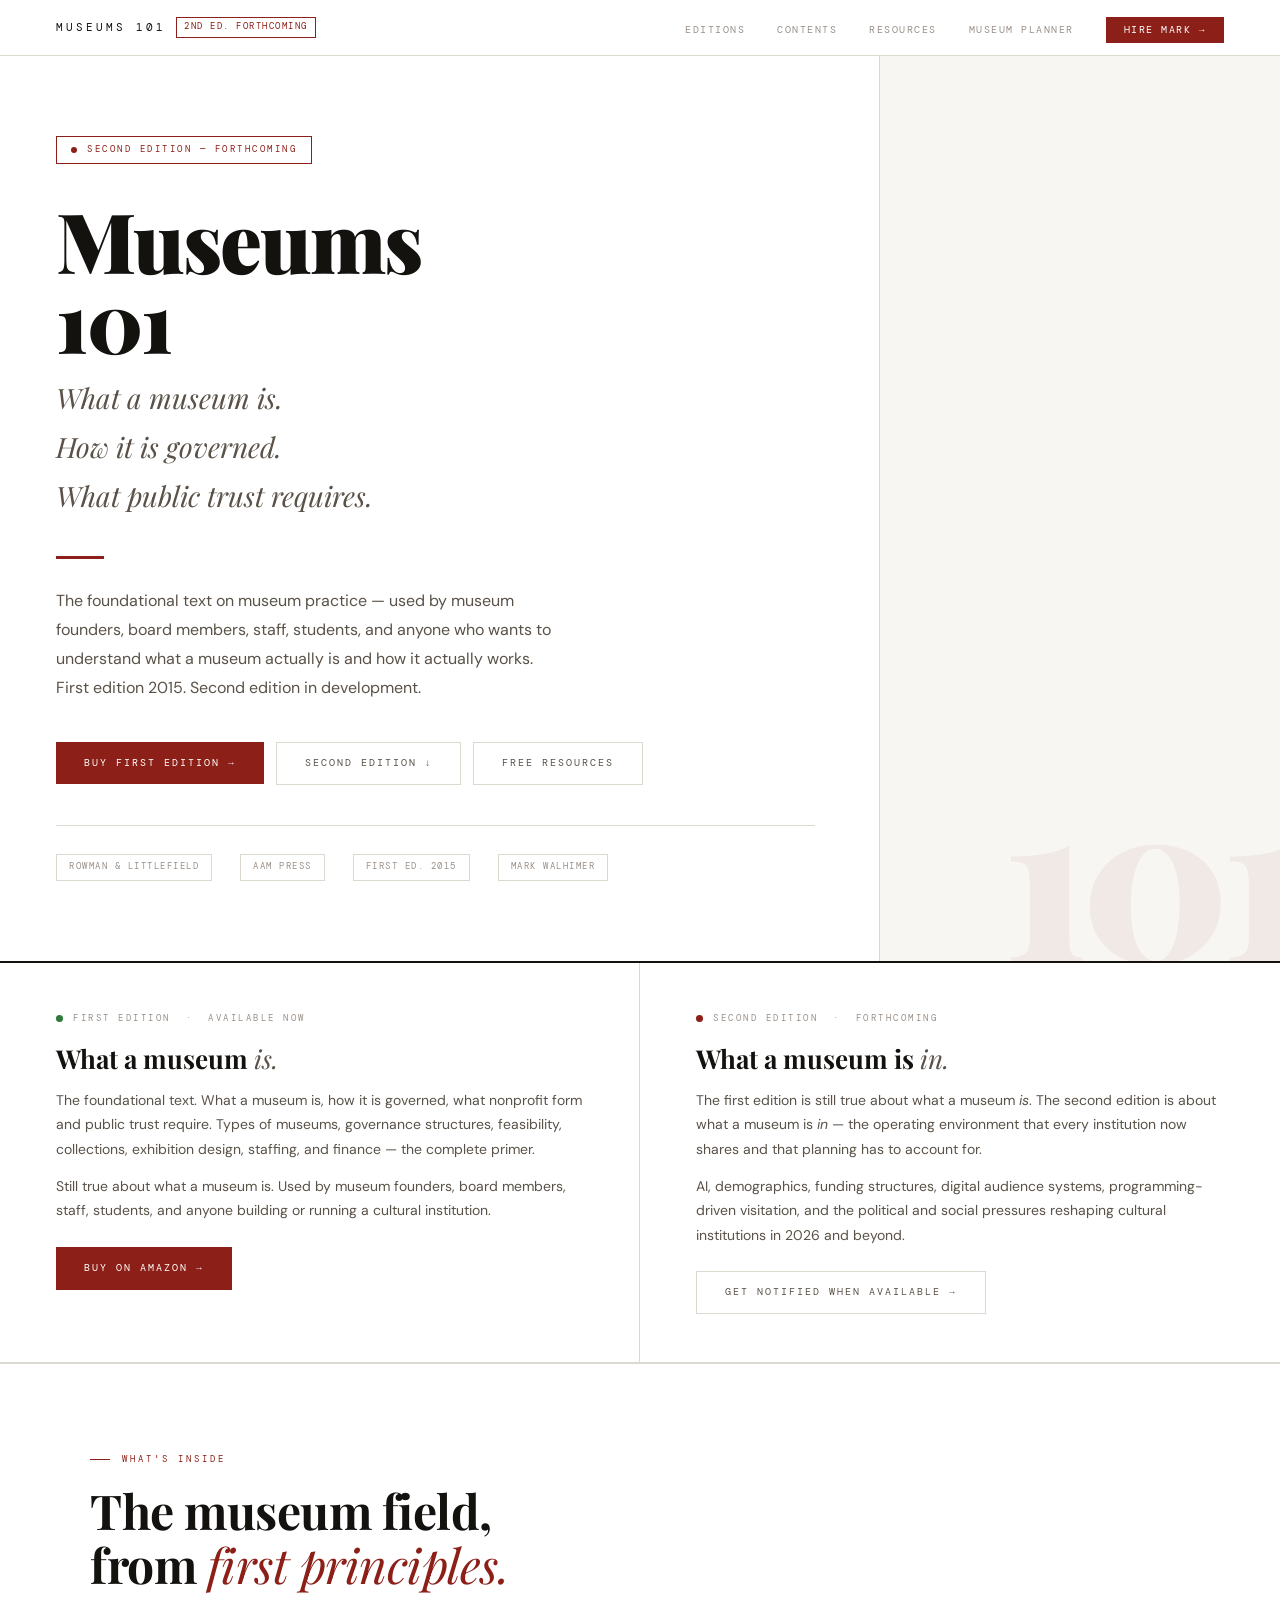
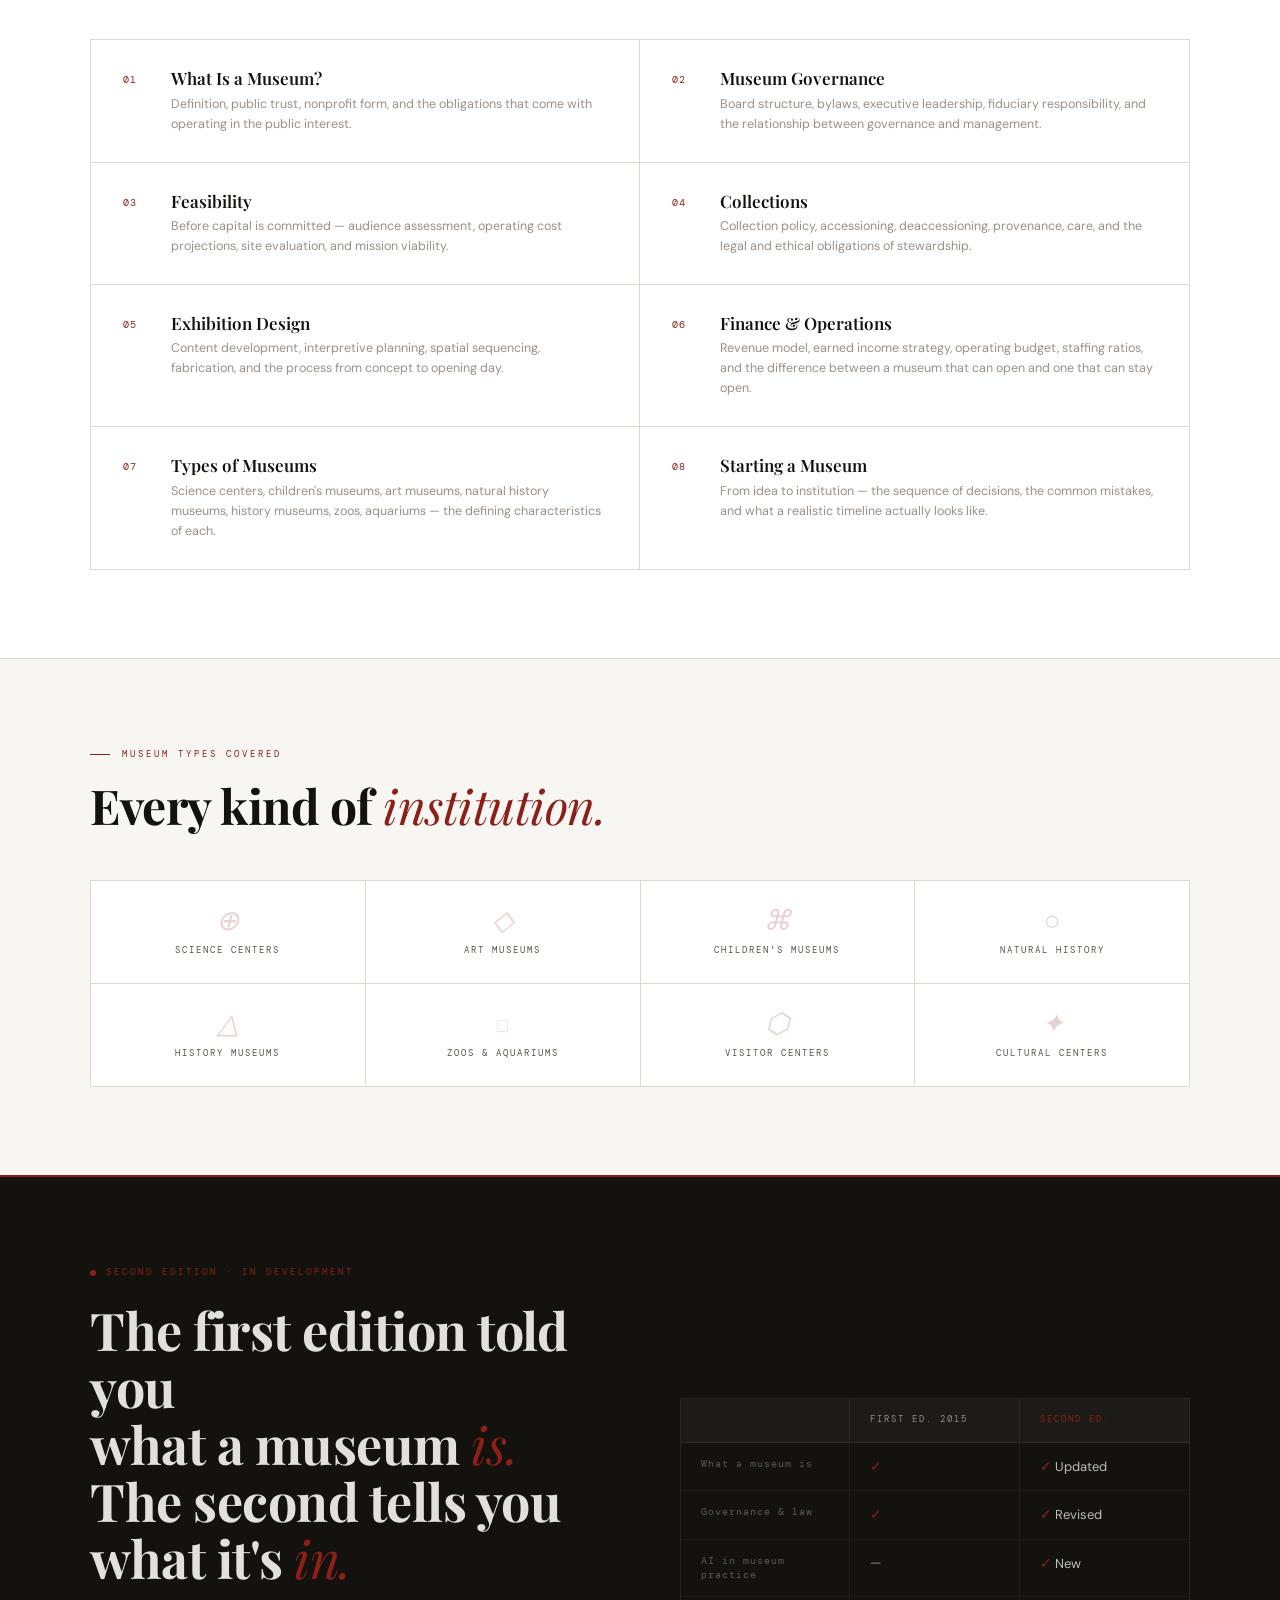
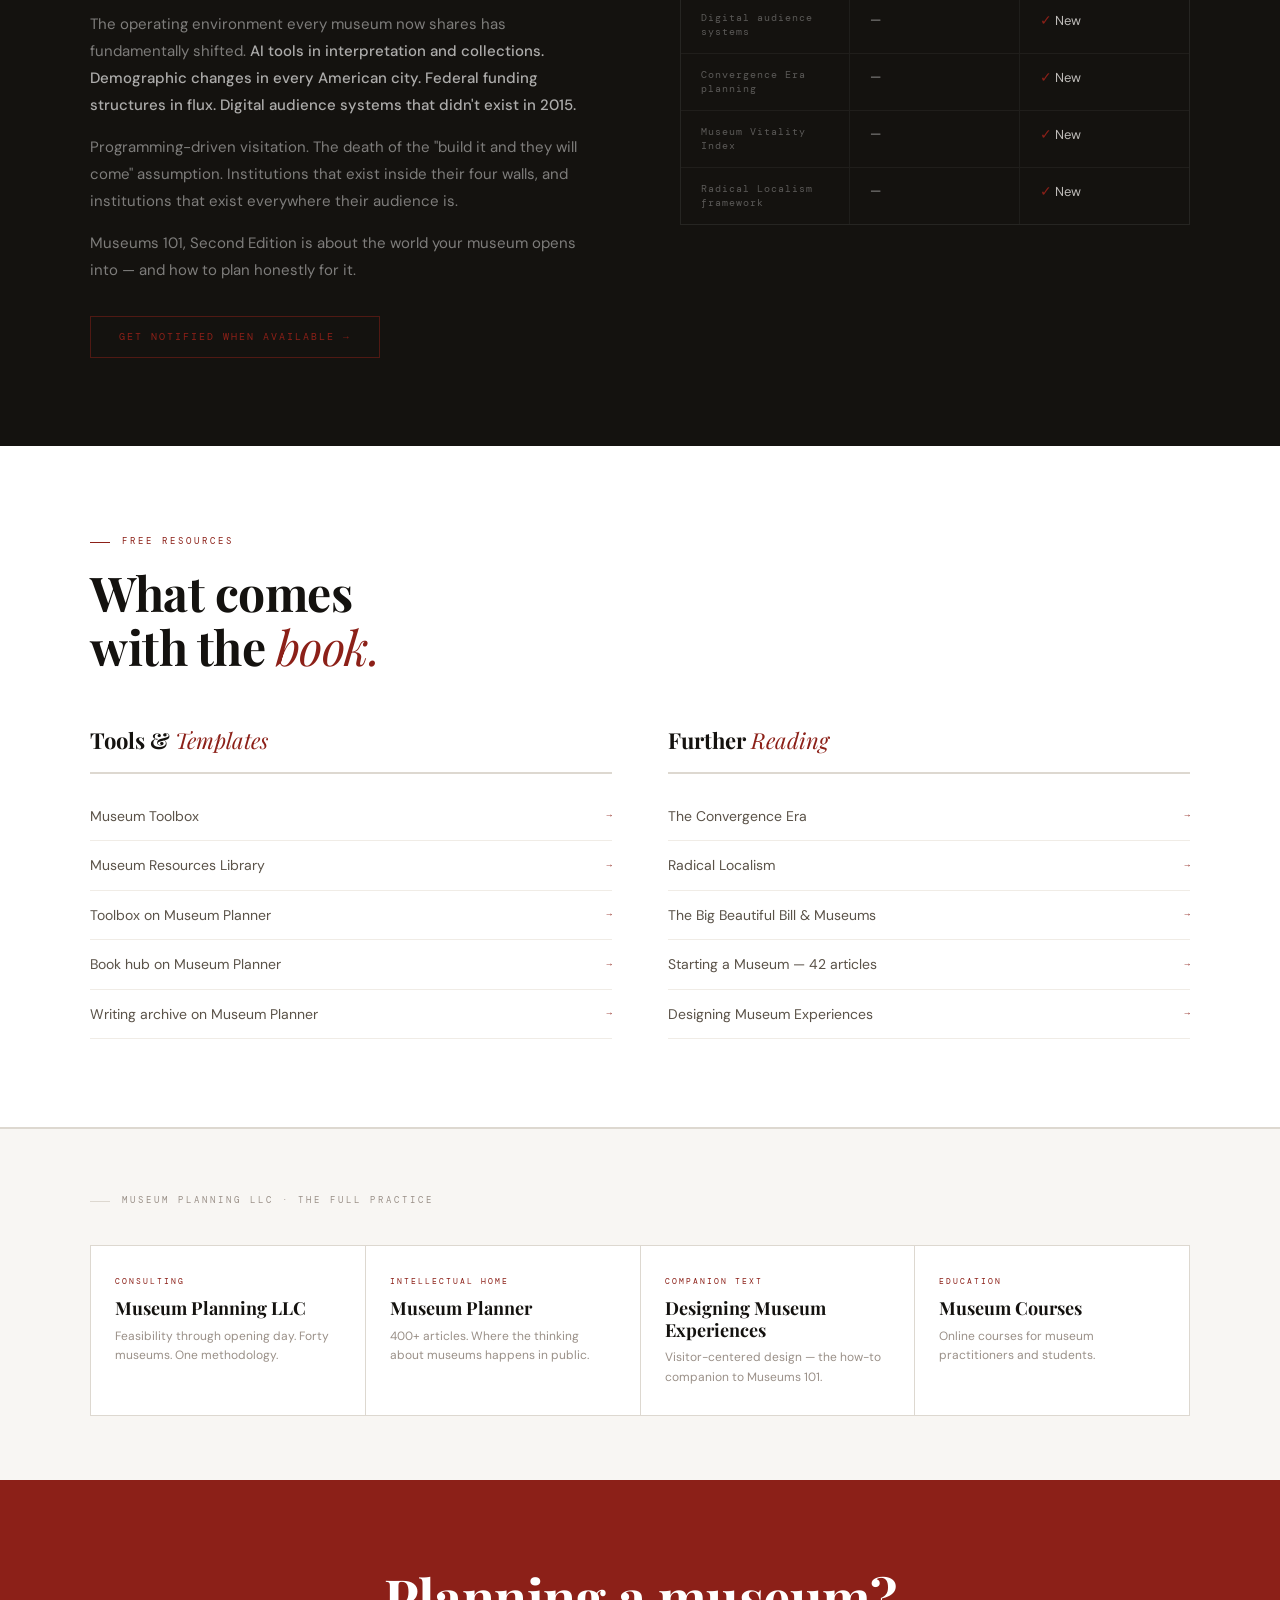
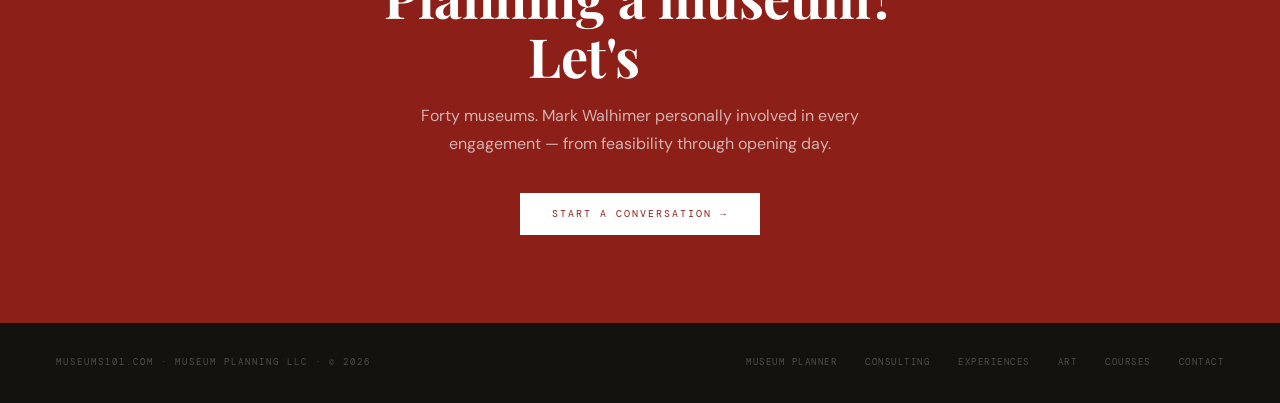
<file: index.html>
<!DOCTYPE html>
<html lang="en">
<head>
<meta charset="UTF-8">
<meta name="viewport" content="width=device-width, initial-scale=1.0">
<title>Museums 101 — Museum Planning, Feasibility &amp; Starting a Museum | Mark Walhimer</title>
<meta name="description" content="Museums 101 by Mark Walhimer — museum planning, feasibility studies, master planning, strategic planning, city cultural planning, exhibition design, immersive experiences, and starting a museum. First edition 2015. Second edition forthcoming.">
<meta name="keywords" content="museum planning, museum feasibility studies, museum master planning, city cultural planning, interactive museum exhibition design, immersive museum experiences, museum strategic planning, museum consultant, starting a museum, museum governance, museum feasibility study, museum board members, nonprofit museum, museum collections management, museum exhibition design, interpretive planning, Mark Walhimer, Museums 101 book">
<meta name="author" content="Mark Walhimer">
<meta property="og:title" content="Museums 101 — Museum Planning by Mark Walhimer">
<meta property="og:description" content="The foundational guide to museum planning, feasibility studies, master planning, strategic planning, exhibition design, and starting a museum. By Mark Walhimer, Museum Planning LLC.">
<meta property="og:url" content="https://museums101.com/">
<meta property="og:type" content="website">
<meta property="og:site_name" content="Museums 101">
<meta name="twitter:card" content="summary">
<meta name="twitter:title" content="Museums 101 — Museum Planning by Mark Walhimer">
<meta name="twitter:description" content="Museum planning, feasibility studies, master planning, strategic planning, exhibition design, and starting a museum. By Mark Walhimer.">
<link rel="canonical" href="https://museums101.com/">
<script type="application/ld+json">
{
  "@context": "https://schema.org",
  "@type": "Book",
  "name": "Museums 101",
  "author": {
    "@type": "Person",
    "name": "Mark Walhimer"
  },
  "publisher": {
    "@type": "Organization",
    "name": "Rowman & Littlefield"
  },
  "datePublished": "2015",
  "inLanguage": "en",
  "url": "https://museums101.com/",
  "description": "The foundational text on museum planning, feasibility studies, governance, exhibition design, and starting a museum.",
  "keywords": "museum planning, museum feasibility studies, museum master planning, city cultural planning, interactive museum exhibition design, immersive museum experiences, museum strategic planning, museum consultant, starting a museum, museum governance, museum feasibility study, museum board members, nonprofit museum, museum collections management, museum exhibition design, interpretive planning, Mark Walhimer, Museums 101 book"
}
</script>
<script type="application/ld+json">
{
  "@context": "https://schema.org",
  "@type": "ProfessionalService",
  "name": "Museum Planning LLC",
  "url": "https://museumplanning.com/",
  "description": "Museum consultant services — feasibility studies, master planning, strategic planning, city cultural planning, and interactive exhibition design.",
  "founder": {
    "@type": "Person",
    "name": "Mark Walhimer"
  },
  "knowsAbout": [
    "museum planning",
    "museum feasibility studies",
    "museum master planning",
    "city cultural planning",
    "interactive museum exhibition design",
    "immersive museum experiences",
    "museum strategic planning",
    "museum governance",
    "museum board members",
    "nonprofit museum",
    "museum collections management",
    "museum exhibition design",
    "interpretive planning",
    "Mark Walhimer",
    "Museums 101 book"
  ]
}
</script>
<link href="https://fonts.googleapis.com/css2?family=Playfair+Display:ital,wght@0,400;0,600;0,700;0,900;1,400;1,700&family=DM+Sans:opsz,wght@9..40,300;9..40,400;9..40,500&family=DM+Mono:wght@300;400;500&display=swap" rel="stylesheet">
<style>
:root {
  --white:   #ffffff;
  --off:     #f8f6f3;
  --pale:    #f0ece6;
  --rule:    #ddd8d0;
  --ink:     #14120f;
  --mid:     #5a5248;
  --muted:   #9a9088;
  --red:     #8c2018;
  --red-dk:  #6e180f;
  --serif:   'Playfair Display', Georgia, serif;
  --sans:    'DM Sans', sans-serif;
  --mono:    'DM Mono', monospace;
}

*, *::before, *::after { box-sizing: border-box; margin: 0; padding: 0; }
html { scroll-behavior: smooth; }
body {
  font-family: var(--sans);
  background: var(--white);
  color: var(--ink);
  font-size: 16px;
  line-height: 1.75;
  -webkit-font-smoothing: antialiased;
}

/* ── NAV ── */
nav {
  position: sticky; top: 0; z-index: 100;
  background: rgba(255,255,255,.97);
  backdrop-filter: blur(8px);
  border-bottom: 1px solid var(--rule);
  padding: 0 56px; height: 56px;
  display: flex; align-items: center; justify-content: space-between;
}
.nav-logo {
  font-family: var(--mono); font-size: 11px; letter-spacing: 3px;
  text-transform: uppercase; color: var(--ink); text-decoration: none;
  display: flex; align-items: center; gap: 10px;
}
.nav-logo-ed {
  font-size: 8.5px; letter-spacing: 1.5px; color: var(--red);
  border: 1px solid var(--red); padding: 2px 7px;
}
.nav-links { display: flex; gap: 32px; list-style: none; align-items: center; }
.nav-links a {
  font-family: var(--mono); font-size: 9.5px; letter-spacing: 1.5px;
  text-transform: uppercase; color: var(--muted); text-decoration: none;
  transition: color .2s;
}
.nav-links a:hover { color: var(--red); }
.nav-links .cta {
  background: var(--red); color: white !important;
  padding: 7px 18px; transition: background .2s;
}
.nav-links .cta:hover { background: var(--red-dk) !important; }

/* ── HERO ── */
.hero {
  display: grid; grid-template-columns: 1fr 400px;
  min-height: 90vh;
  border-bottom: 2px solid var(--ink);
}

/* left: text */
.hero-text {
  padding: 80px 64px 80px 56px;
  border-right: 1px solid var(--rule);
  display: flex; flex-direction: column; justify-content: center;
}

.edition-badge {
  display: inline-flex; align-items: center; gap: 10px;
  font-family: var(--mono); font-size: 9px; letter-spacing: 2.5px;
  text-transform: uppercase; color: var(--red);
  border: 1px solid var(--red); padding: 5px 14px;
  margin-bottom: 36px;
  animation: fadeUp .6s .05s both;
  width: fit-content;
}
.edition-badge::before {
  content: ''; width: 6px; height: 6px;
  background: var(--red); border-radius: 50%;
  animation: pulse 2s ease-in-out infinite;
}
@keyframes pulse {
  0%, 100% { opacity: 1; } 50% { opacity: .3; }
}

h1 {
  font-family: var(--serif);
  font-size: clamp(52px, 6.5vw, 88px);
  font-weight: 900; line-height: .97;
  color: var(--ink); letter-spacing: -2px;
  margin-bottom: 12px;
  animation: fadeUp .6s .15s both;
}

.h1-sub {
  font-family: var(--serif); font-size: clamp(18px, 2.5vw, 28px);
  font-weight: 400; font-style: italic;
  color: var(--mid); margin-bottom: 36px;
  animation: fadeUp .6s .2s both;
}

.hero-rule {
  width: 48px; height: 3px; background: var(--red);
  margin-bottom: 28px;
  animation: fadeUp .6s .25s both;
}

.hero-desc {
  font-size: 16px; color: var(--mid);
  line-height: 1.8; max-width: 500px;
  margin-bottom: 40px;
  animation: fadeUp .6s .3s both;
}

.hero-actions {
  display: flex; gap: 12px; flex-wrap: wrap;
  animation: fadeUp .6s .35s both;
}
.btn-red {
  display: inline-block; text-decoration: none;
  font-family: var(--mono); font-size: 9.5px; letter-spacing: 2px;
  text-transform: uppercase;
  background: var(--red); color: white;
  padding: 13px 28px; transition: background .2s;
}
.btn-red:hover { background: var(--red-dk); }
.btn-outline {
  display: inline-block; text-decoration: none;
  font-family: var(--mono); font-size: 9.5px; letter-spacing: 2px;
  text-transform: uppercase;
  border: 1px solid var(--rule); color: var(--mid);
  padding: 12px 28px; transition: all .2s;
}
.btn-outline:hover { border-color: var(--red); color: var(--red); }

.pub-strip {
  margin-top: 40px; padding-top: 28px;
  border-top: 1px solid var(--rule);
  display: flex; gap: 28px; flex-wrap: wrap;
  animation: fadeUp .6s .45s both;
}
.pub-tag {
  font-family: var(--mono); font-size: 8.5px; letter-spacing: 1.5px;
  text-transform: uppercase; color: var(--muted);
  border: 1px solid var(--rule); padding: 5px 12px;
}

/* right: book visual */
.hero-book {
  background: var(--off);
  display: flex; align-items: center; justify-content: center;
  padding: 60px 48px;
  animation: fadeUp .7s .1s both;
  position: relative; overflow: hidden;
}
.hero-book::before {
  content: '101';
  position: absolute;
  font-family: var(--serif); font-size: 220px; font-weight: 900;
  color: rgba(140,32,24,.06); line-height: 1;
  right: -20px; bottom: -20px; letter-spacing: -8px;
  pointer-events: none;
}

.book-spine-wrap {
  display: flex; gap: 0; align-items: flex-end;
  filter: drop-shadow(-12px 12px 32px rgba(20,18,15,.2));
}

/* CSS book — 1st edition */
.book-1 {
  width: 240px;
  background: linear-gradient(160deg, #1e2a4a 0%, #14203c 100%);
  border-left: 6px solid #4a6ab0;
  padding: 40px 28px 40px 32px;
  display: flex; flex-direction: column; justify-content: space-between;
  position: relative; overflow: hidden;
  transform: perspective(600px) rotateY(4deg);
}
.book-1::after {
  content: '';
  position: absolute; top: 0; right: 0; bottom: 0; width: 8px;
  background: linear-gradient(to right, transparent, rgba(255,255,255,.04));
}
.b1-top { }
.b1-num {
  font-family: var(--serif); font-size: 68px; font-weight: 900;
  color: rgba(255,255,255,.12); line-height: 1; letter-spacing: -3px;
  margin-bottom: 16px;
}
.b1-title {
  font-family: var(--serif); font-size: 22px; font-weight: 700;
  color: rgba(255,255,255,.9); line-height: 1.15;
}
.b1-subtitle {
  font-family: var(--mono); font-size: 8px; letter-spacing: 2px;
  text-transform: uppercase; color: rgba(255,255,255,.35);
  margin-top: 10px; line-height: 1.6;
}
.b1-author {
  font-family: var(--mono); font-size: 9px; letter-spacing: 1.5px;
  text-transform: uppercase; color: rgba(255,255,255,.4);
}
.b1-year {
  font-family: var(--mono); font-size: 8px; letter-spacing: 1.5px;
  color: rgba(74,106,176,.8); margin-top: 4px;
}

/* 2nd edition — angled, partially visible */
.book-2-wrap {
  position: relative; margin-left: -30px;
}
.book-2 {
  width: 240px;
  background: linear-gradient(160deg, #3d1008 0%, #2a0a06 100%);
  border-left: 6px solid var(--red);
  padding: 40px 28px 40px 32px;
  display: flex; flex-direction: column; justify-content: space-between;
  position: relative; overflow: hidden;
  transform: perspective(600px) rotateY(-3deg) translateX(10px);
  box-shadow: -4px 0 24px rgba(140,32,24,.2);
  z-index: 2;
}
.book-2::after {
  content: '';
  position: absolute; top: 0; right: 0; bottom: 0; width: 8px;
  background: linear-gradient(to right, transparent, rgba(255,255,255,.04));
}
.b2-badge {
  display: inline-block;
  font-family: var(--mono); font-size: 7.5px; letter-spacing: 2px;
  text-transform: uppercase; color: var(--red);
  border: 1px solid rgba(140,32,24,.5); padding: 3px 8px;
  margin-bottom: 14px; width: fit-content;
}
.b2-num {
  font-family: var(--serif); font-size: 68px; font-weight: 900;
  color: rgba(255,255,255,.1); line-height: 1; letter-spacing: -3px;
  margin-bottom: 16px;
}
.b2-title {
  font-family: var(--serif); font-size: 22px; font-weight: 700;
  color: rgba(255,255,255,.9); line-height: 1.15;
}
.b2-subtitle {
  font-family: var(--mono); font-size: 8px; letter-spacing: 2px;
  text-transform: uppercase; color: rgba(255,255,255,.35);
  margin-top: 10px; line-height: 1.6;
}
.b2-author {
  font-family: var(--mono); font-size: 9px; letter-spacing: 1.5px;
  text-transform: uppercase; color: rgba(255,255,255,.4);
}
.b2-coming {
  font-family: var(--mono); font-size: 8px; letter-spacing: 1.5px;
  color: var(--red); margin-top: 4px;
}

/* ── EDITION STRIP ── */
.edition-strip {
  display: grid; grid-template-columns: 1fr 1fr;
  border-bottom: 2px solid var(--rule);
}
.ed-panel {
  padding: 48px 56px;
  border-right: 1px solid var(--rule);
}
.ed-panel:last-child { border-right: none; }
.ed-label {
  font-family: var(--mono); font-size: 9px; letter-spacing: 2.5px;
  text-transform: uppercase; color: var(--muted); margin-bottom: 16px;
  display: flex; align-items: center; gap: 10px;
}
.ed-label-dot {
  width: 7px; height: 7px; border-radius: 50%; background: var(--rule);
}
.ed-label-dot.live { background: #2d7a3a; }
.ed-label-dot.coming { background: var(--red); animation: pulse 2s ease-in-out infinite; }

.ed-title {
  font-family: var(--serif); font-size: 26px; font-weight: 700;
  color: var(--ink); line-height: 1.2; margin-bottom: 14px;
}
.ed-title em { font-style: italic; font-weight: 400; color: var(--mid); }
.ed-body { font-size: 14px; color: var(--mid); line-height: 1.75; margin-bottom: 24px; }
.ed-body p { margin-bottom: .9em; }

/* ── SECTION ── */
.section { padding: 88px 56px; }
.section + .section { border-top: 1px solid var(--rule); }
.section-inner { max-width: 1100px; margin: 0 auto; }
.section-bg { background: var(--off); }

.section-tag {
  font-family: var(--mono); font-size: 9px; letter-spacing: 3px;
  text-transform: uppercase; color: var(--red); margin-bottom: 16px;
  display: flex; align-items: center; gap: 12px;
}
.section-tag::before { content: ''; width: 20px; height: 1px; background: var(--red); }

h2 {
  font-family: var(--serif);
  font-size: clamp(30px, 4vw, 48px);
  font-weight: 700; color: var(--ink); line-height: 1.12;
  margin-bottom: 48px; letter-spacing: -.5px;
}
h2 em { font-style: italic; font-weight: 400; color: var(--red); }

/* TABLE OF CONTENTS */
.toc {
  display: grid; grid-template-columns: repeat(2, 1fr);
  gap: 0; background: var(--rule);
  border: 1px solid var(--rule);
}
.toc-item {
  background: var(--white); padding: 28px 32px;
  display: flex; gap: 20px; align-items: flex-start;
  border-bottom: 1px solid var(--rule);
  border-right: 1px solid var(--rule);
  transition: background .2s;
}
.toc-item:nth-child(even) { border-right: none; }
.toc-item:nth-last-child(-n+2) { border-bottom: none; }
.toc-item:hover { background: var(--off); }
.toc-num {
  font-family: var(--mono); font-size: 10px; letter-spacing: 1px;
  color: var(--red); min-width: 28px; padding-top: 3px;
}
.toc-title {
  font-family: var(--serif); font-size: 17px; font-weight: 600;
  color: var(--ink); margin-bottom: 5px; line-height: 1.2;
}
.toc-desc { font-size: 12.5px; color: var(--muted); line-height: 1.6; }

/* MUSEUM TYPES */
.types-grid {
  display: grid; grid-template-columns: repeat(4, 1fr);
  gap: 1px; background: var(--rule);
  border: 1px solid var(--rule); margin-bottom: 0;
}
.type-cell {
  background: var(--white); padding: 24px 24px;
  text-align: center; transition: background .2s;
}
.type-cell:hover { background: var(--off); }
.type-icon {
  font-family: var(--serif); font-size: 28px; font-style: italic;
  color: rgba(140,32,24,.2); line-height: 1; margin-bottom: 10px;
}
.type-name {
  font-family: var(--mono); font-size: 9px; letter-spacing: 2px;
  text-transform: uppercase; color: var(--mid);
}

/* SECOND EDITION TEASER */
.second-ed {
  background: var(--ink); padding: 88px 56px;
  border-top: 2px solid var(--red);
}
.second-ed-inner { max-width: 1100px; margin: 0 auto; }
.sed-grid { display: grid; grid-template-columns: 1fr 1fr; gap: 80px; align-items: center; }
.sed-left { }
.sed-tag {
  font-family: var(--mono); font-size: 9px; letter-spacing: 3px;
  text-transform: uppercase; color: var(--red); margin-bottom: 20px;
  display: flex; align-items: center; gap: 10px;
}
.sed-tag::before { content: ''; width: 6px; height: 6px; background: var(--red); border-radius: 50%; animation: pulse 2s ease-in-out infinite; }
.sed-h2 {
  font-family: var(--serif); font-size: clamp(32px, 4.5vw, 52px);
  font-weight: 700; color: rgba(248,246,243,.9);
  line-height: 1.1; margin-bottom: 24px; letter-spacing: -.5px;
}
.sed-h2 em { font-style: italic; color: var(--red); font-weight: 400; }
.sed-body { font-size: 15px; color: rgba(255,255,255,.45); line-height: 1.8; margin-bottom: 32px; }
.sed-body p { margin-bottom: 1em; }
.sed-body strong { color: rgba(255,255,255,.65); font-weight: 500; }
.btn-red-outline {
  display: inline-block; text-decoration: none;
  font-family: var(--mono); font-size: 9.5px; letter-spacing: 2px;
  text-transform: uppercase;
  border: 1px solid rgba(140,32,24,.5); color: var(--red);
  padding: 12px 28px; transition: all .2s;
}
.btn-red-outline:hover { background: var(--red); color: white; border-color: var(--red); }

/* comparison table */
.ed-compare {
  border: 1px solid rgba(255,255,255,.08);
}
.ec-header {
  display: grid; grid-template-columns: 1fr 1fr 1fr;
  background: rgba(255,255,255,.04);
  border-bottom: 1px solid rgba(255,255,255,.08);
}
.ec-h {
  padding: 14px 20px;
  font-family: var(--mono); font-size: 8.5px; letter-spacing: 2px;
  text-transform: uppercase; border-right: 1px solid rgba(255,255,255,.06);
}
.ec-h:first-child { color: rgba(255,255,255,.25); }
.ec-h.ed1 { color: rgba(255,255,255,.5); }
.ec-h.ed2 { color: var(--red); }
.ec-h:last-child { border-right: none; }
.ec-row {
  display: grid; grid-template-columns: 1fr 1fr 1fr;
  border-bottom: 1px solid rgba(255,255,255,.05);
}
.ec-row:last-child { border-bottom: none; }
.ec-cell {
  padding: 14px 20px; font-size: 13px;
  border-right: 1px solid rgba(255,255,255,.05);
  line-height: 1.4;
}
.ec-cell:last-child { border-right: none; }
.ec-cell.label { color: rgba(255,255,255,.3); font-family: var(--mono); font-size: 10px; letter-spacing: 1px; }
.ec-cell.ed1 { color: rgba(255,255,255,.55); }
.ec-cell.ed2 { color: rgba(248,246,243,.75); }
.ec-check { color: var(--red); font-size: 14px; }

/* RESOURCES */
.res-two { display: grid; grid-template-columns: 1fr 1fr; gap: 56px; }
.res-group h3 {
  font-family: var(--serif); font-size: 22px; font-weight: 700;
  color: var(--ink); margin-bottom: 18px;
  padding-bottom: 12px; border-bottom: 2px solid var(--rule);
}
.res-group h3 em { font-style: italic; font-weight: 400; color: var(--red); }
.res-list { list-style: none; }
.res-list li {
  padding: 12px 0; border-bottom: 1px solid var(--pale);
  display: flex; justify-content: space-between; align-items: center;
}
.res-list a {
  font-size: 14px; color: var(--mid); text-decoration: none; transition: color .2s;
}
.res-list a:hover { color: var(--red); }
.res-arr { font-family: var(--mono); font-size: 9px; color: var(--red); flex-shrink: 0; }

/* ECOSYSTEM */
.ecosystem {
  border-top: 2px solid var(--rule);
  padding: 64px 56px; background: var(--off);
}
.eco-inner { max-width: 1100px; margin: 0 auto; }
.eco-top {
  font-family: var(--mono); font-size: 9px; letter-spacing: 3px;
  text-transform: uppercase; color: var(--muted); margin-bottom: 36px;
  display: flex; align-items: center; gap: 12px;
}
.eco-top::before { content: ''; width: 20px; height: 1px; background: var(--rule); }
.eco-grid {
  display: grid; grid-template-columns: repeat(4, 1fr);
  gap: 1px; background: var(--rule); border: 1px solid var(--rule);
}
.eco-card {
  background: var(--white); padding: 28px 24px;
  text-decoration: none; display: block; transition: background .2s;
}
.eco-card:hover { background: var(--pale); }
.eco-ct { font-family: var(--mono); font-size: 8px; letter-spacing: 2px; text-transform: uppercase; color: var(--red); margin-bottom: 10px; }
.eco-cn { font-family: var(--serif); font-size: 18px; font-weight: 700; color: var(--ink); line-height: 1.2; margin-bottom: 7px; }
.eco-cd { font-size: 12px; color: var(--muted); line-height: 1.6; }

/* CTA */
.cta { background: var(--red); padding: 88px 56px; text-align: center; }
.cta h2 {
  font-family: var(--serif); font-size: clamp(34px, 4.5vw, 54px);
  font-weight: 700; color: white; line-height: 1.1;
  margin-bottom: 16px; letter-spacing: -.5px;
}
.cta h2 em { font-style: italic; font-weight: 400; }
.cta p {
  font-size: 16px; color: rgba(255,255,255,.65);
  max-width: 500px; margin: 0 auto 36px; line-height: 1.7;
}
.btn-white {
  display: inline-block; text-decoration: none;
  font-family: var(--mono); font-size: 9.5px; letter-spacing: 2px;
  text-transform: uppercase;
  background: white; color: var(--red);
  padding: 13px 32px; transition: background .2s;
}
.btn-white:hover { background: var(--off); }

/* FOOTER */
footer {
  background: var(--ink); padding: 32px 56px;
  display: flex; align-items: center; justify-content: space-between;
}
.footer-brand {
  font-family: var(--mono); font-size: 9px; letter-spacing: 2px;
  text-transform: uppercase; color: rgba(255,255,255,.25);
}
.footer-links { display: flex; gap: 28px; }
.footer-links a {
  font-family: var(--mono); font-size: 9px; letter-spacing: 1.5px;
  text-transform: uppercase; color: rgba(255,255,255,.25); text-decoration: none;
  transition: color .2s;
}
.footer-links a:hover { color: var(--red); }

/* ANIMATIONS */
@keyframes fadeUp {
  from { opacity: 0; transform: translateY(20px); }
  to   { opacity: 1; transform: translateY(0); }
}

/* RESPONSIVE */
@media (max-width: 960px) {
  nav { padding: 0 20px; }
  .hero { grid-template-columns: 1fr; min-height: auto; }
  .hero-book { padding: 48px 24px; border-top: 1px solid var(--rule); min-height: 360px; }
  .hero-text { padding: 60px 24px; }
  .edition-strip { grid-template-columns: 1fr; }
  .ed-panel { border-right: none; border-bottom: 1px solid var(--rule); }
  .toc { grid-template-columns: 1fr; }
  .toc-item { border-right: none !important; }
  .toc-item:nth-last-child(-n+2) { border-bottom: 1px solid var(--rule); }
  .toc-item:last-child { border-bottom: none; }
  .types-grid { grid-template-columns: repeat(2, 1fr); }
  .sed-grid { grid-template-columns: 1fr; gap: 40px; }
  .res-two { grid-template-columns: 1fr; gap: 40px; }
  .eco-grid { grid-template-columns: repeat(2, 1fr); }
  .section { padding: 60px 24px; }
  .second-ed { padding: 64px 24px; }
  .ecosystem { padding: 56px 24px; }
  .cta { padding: 72px 24px; }
  footer { padding: 28px 24px; flex-direction: column; gap: 16px; text-align: center; }
  .book-spine-wrap { transform: scale(.85); transform-origin: center; }
}
</style>
</head>
<body>

<!-- NAV -->
<nav>
  <a href="/" class="nav-logo">
    Museums 101
    <span class="nav-logo-ed">2nd Ed. Forthcoming</span>
  </a>
  <ul class="nav-links">
    <li><a href="#editions">Editions</a></li>
    <li><a href="#contents">Contents</a></li>
    <li><a href="#resources">Resources</a></li>
    <li><a href="https://museumplanner.org">Museum Planner</a></li>
    <li><a href="https://museumplanning.com" class="cta">Hire Mark →</a></li>
  </ul>
</nav>

<!-- HERO -->
<section class="hero">
  <div class="hero-text">
    <div class="edition-badge">Second Edition — Forthcoming</div>
    <h1>Museums<br>101</h1>
    <p class="h1-sub">What a museum is.<br>How it is governed.<br>What public trust requires.</p>
    <div class="hero-rule"></div>
    <p class="hero-desc">The foundational text on museum practice — used by museum founders, board members, staff, students, and anyone who wants to understand what a museum actually is and how it actually works. First edition 2015. Second edition in development.</p>
    <div class="hero-actions">
      <a href="https://amzn.to/2TxIDfN" class="btn-red">Buy First Edition →</a>
      <a href="#editions" class="btn-outline">Second Edition ↓</a>
      <a href="#resources" class="btn-outline">Free Resources</a>
    </div>
    <div class="pub-strip">
      <span class="pub-tag">Rowman &amp; Littlefield</span>
      <span class="pub-tag">AAM Press</span>
      <span class="pub-tag">First Ed. 2015</span>
      <span class="pub-tag">Mark Walhimer</span>
    </div>
  </div>

  <div class="hero-book">
    <div class="book-spine-wrap">
      <!-- First Edition -->
      <div class="book-1">
        <div class="b1-top">
          <div class="b1-num">101</div>
          <div class="b1-title">Museums<br>101</div>
          <div class="b1-subtitle">What a museum is ·<br>How it is governed</div>
        </div>
        <div>
          <div class="b1-author">Mark Walhimer</div>
          <div class="b1-year">First Edition · 2015</div>
        </div>
      </div>
      <!-- Second Edition — partially visible behind -->
      <div class="book-2-wrap">
        <div class="book-2">
          <div>
            <div class="b2-badge">Second Edition</div>
            <div class="b2-num">101</div>
            <div class="b2-title">Museums<br>101</div>
            <div class="b2-subtitle">What a museum is ·<br>What a museum is <em>in</em></div>
          </div>
          <div>
            <div class="b2-author">Mark Walhimer</div>
            <div class="b2-coming">Forthcoming · 2026</div>
          </div>
        </div>
      </div>
    </div>
  </div>
</section>

<!-- EDITIONS -->
<section class="edition-strip" id="editions">
  <div class="ed-panel">
    <div class="ed-label">
      <span class="ed-label-dot live"></span>
      First Edition &nbsp;·&nbsp; Available Now
    </div>
    <div class="ed-title">What a museum <em>is.</em></div>
    <div class="ed-body">
      <p>The foundational text. What a museum is, how it is governed, what nonprofit form and public trust require. Types of museums, governance structures, feasibility, collections, exhibition design, staffing, and finance — the complete primer.</p>
      <p>Still true about what a museum is. Used by museum founders, board members, staff, students, and anyone building or running a cultural institution.</p>
    </div>
    <a href="https://amzn.to/2TxIDfN" class="btn-red">Buy on Amazon →</a>
  </div>
  <div class="ed-panel">
    <div class="ed-label">
      <span class="ed-label-dot coming"></span>
      Second Edition &nbsp;·&nbsp; Forthcoming
    </div>
    <div class="ed-title">What a museum is <em>in.</em></div>
    <div class="ed-body">
      <p>The first edition is still true about what a museum <em>is</em>. The second edition is about what a museum is <em>in</em> — the operating environment that every institution now shares and that planning has to account for.</p>
      <p>AI, demographics, funding structures, digital audience systems, programming-driven visitation, and the political and social pressures reshaping cultural institutions in 2026 and beyond.</p>
    </div>
    <a href="https://museumplanning.com/museum-planning-contact.html" class="btn-outline">Get notified when available →</a>
  </div>
</section>

<!-- CONTENTS -->
<section class="section" id="contents">
  <div class="section-inner">
    <div class="section-tag">What's Inside</div>
    <h2>The museum field,<br>from <em>first principles.</em></h2>

    <div class="toc">
      <div class="toc-item">
        <span class="toc-num">01</span>
        <div>
          <div class="toc-title">What Is a Museum?</div>
          <div class="toc-desc">Definition, public trust, nonprofit form, and the obligations that come with operating in the public interest.</div>
        </div>
      </div>
      <div class="toc-item">
        <span class="toc-num">02</span>
        <div>
          <div class="toc-title">Museum Governance</div>
          <div class="toc-desc">Board structure, bylaws, executive leadership, fiduciary responsibility, and the relationship between governance and management.</div>
        </div>
      </div>
      <div class="toc-item">
        <span class="toc-num">03</span>
        <div>
          <div class="toc-title">Feasibility</div>
          <div class="toc-desc">Before capital is committed — audience assessment, operating cost projections, site evaluation, and mission viability.</div>
        </div>
      </div>
      <div class="toc-item">
        <span class="toc-num">04</span>
        <div>
          <div class="toc-title">Collections</div>
          <div class="toc-desc">Collection policy, accessioning, deaccessioning, provenance, care, and the legal and ethical obligations of stewardship.</div>
        </div>
      </div>
      <div class="toc-item">
        <span class="toc-num">05</span>
        <div>
          <div class="toc-title">Exhibition Design</div>
          <div class="toc-desc">Content development, interpretive planning, spatial sequencing, fabrication, and the process from concept to opening day.</div>
        </div>
      </div>
      <div class="toc-item">
        <span class="toc-num">06</span>
        <div>
          <div class="toc-title">Finance &amp; Operations</div>
          <div class="toc-desc">Revenue model, earned income strategy, operating budget, staffing ratios, and the difference between a museum that can open and one that can stay open.</div>
        </div>
      </div>
      <div class="toc-item">
        <span class="toc-num">07</span>
        <div>
          <div class="toc-title">Types of Museums</div>
          <div class="toc-desc">Science centers, children's museums, art museums, natural history museums, history museums, zoos, aquariums — the defining characteristics of each.</div>
        </div>
      </div>
      <div class="toc-item">
        <span class="toc-num">08</span>
        <div>
          <div class="toc-title">Starting a Museum</div>
          <div class="toc-desc">From idea to institution — the sequence of decisions, the common mistakes, and what a realistic timeline actually looks like.</div>
        </div>
      </div>
    </div>
  </div>
</section>

<!-- MUSEUM TYPES -->
<section class="section section-bg">
  <div class="section-inner">
    <div class="section-tag">Museum Types Covered</div>
    <h2>Every kind of <em>institution.</em></h2>
    <div class="types-grid">
      <div class="type-cell">
        <div class="type-icon">⊕</div>
        <div class="type-name">Science Centers</div>
      </div>
      <div class="type-cell">
        <div class="type-icon">◇</div>
        <div class="type-name">Art Museums</div>
      </div>
      <div class="type-cell">
        <div class="type-icon">⌘</div>
        <div class="type-name">Children's Museums</div>
      </div>
      <div class="type-cell">
        <div class="type-icon">○</div>
        <div class="type-name">Natural History</div>
      </div>
      <div class="type-cell">
        <div class="type-icon">△</div>
        <div class="type-name">History Museums</div>
      </div>
      <div class="type-cell">
        <div class="type-icon">□</div>
        <div class="type-name">Zoos &amp; Aquariums</div>
      </div>
      <div class="type-cell">
        <div class="type-icon">⬡</div>
        <div class="type-name">Visitor Centers</div>
      </div>
      <div class="type-cell">
        <div class="type-icon">✦</div>
        <div class="type-name">Cultural Centers</div>
      </div>
    </div>
  </div>
</section>

<!-- SECOND EDITION TEASER -->
<section class="second-ed">
  <div class="second-ed-inner">
    <div class="sed-grid">
      <div class="sed-left">
        <div class="sed-tag">Second Edition · In Development</div>
        <div class="sed-h2">The first edition told you<br>what a museum <em>is.</em><br>The second tells you<br>what it's <em>in.</em></div>
        <div class="sed-body">
          <p>The operating environment every museum now shares has fundamentally shifted. <strong>AI tools in interpretation and collections. Demographic changes in every American city. Federal funding structures in flux. Digital audience systems that didn't exist in 2015.</strong></p>
          <p>Programming-driven visitation. The death of the "build it and they will come" assumption. Institutions that exist inside their four walls, and institutions that exist everywhere their audience is.</p>
          <p>Museums 101, Second Edition is about the world your museum opens into — and how to plan honestly for it.</p>
        </div>
        <a href="https://museumplanning.com/museum-planning-contact.html" class="btn-red-outline">Get notified when available →</a>
      </div>

      <div>
        <div class="ed-compare">
          <div class="ec-header">
            <div class="ec-h"></div>
            <div class="ec-h ed1">First Ed. 2015</div>
            <div class="ec-h ed2">Second Ed.</div>
          </div>
          <div class="ec-row">
            <div class="ec-cell label">What a museum is</div>
            <div class="ec-cell ed1"><span class="ec-check">✓</span></div>
            <div class="ec-cell ed2"><span class="ec-check">✓</span> Updated</div>
          </div>
          <div class="ec-row">
            <div class="ec-cell label">Governance &amp; law</div>
            <div class="ec-cell ed1"><span class="ec-check">✓</span></div>
            <div class="ec-cell ed2"><span class="ec-check">✓</span> Revised</div>
          </div>
          <div class="ec-row">
            <div class="ec-cell label">AI in museum practice</div>
            <div class="ec-cell ed1">—</div>
            <div class="ec-cell ed2"><span class="ec-check">✓</span> New</div>
          </div>
          <div class="ec-row">
            <div class="ec-cell label">Digital audience systems</div>
            <div class="ec-cell ed1">—</div>
            <div class="ec-cell ed2"><span class="ec-check">✓</span> New</div>
          </div>
          <div class="ec-row">
            <div class="ec-cell label">Convergence Era planning</div>
            <div class="ec-cell ed1">—</div>
            <div class="ec-cell ed2"><span class="ec-check">✓</span> New</div>
          </div>
          <div class="ec-row">
            <div class="ec-cell label">Museum Vitality Index</div>
            <div class="ec-cell ed1">—</div>
            <div class="ec-cell ed2"><span class="ec-check">✓</span> New</div>
          </div>
          <div class="ec-row">
            <div class="ec-cell label">Radical Localism framework</div>
            <div class="ec-cell ed1">—</div>
            <div class="ec-cell ed2"><span class="ec-check">✓</span> New</div>
          </div>
        </div>
      </div>
    </div>
  </div>
</section>

<!-- RESOURCES -->
<section class="section" id="resources">
  <div class="section-inner">
    <div class="section-tag">Free Resources</div>
    <h2>What comes<br>with the <em>book.</em></h2>
    <div class="res-two">
      <div class="res-group">
        <h3>Tools &amp; <em>Templates</em></h3>
        <ul class="res-list">
          <li><a href="/museum-toolbox/">Museum Toolbox</a><span class="res-arr">→</span></li>
          <li><a href="/museum-resources/">Museum Resources Library</a><span class="res-arr">→</span></li>
          <li><a href="https://museumplanner.org/museums-101/toolbox/">Toolbox on Museum Planner</a><span class="res-arr">→</span></li>
          <li><a href="https://museumplanner.org/museums-101/">Book hub on Museum Planner</a><span class="res-arr">→</span></li>
          <li><a href="https://museumplanner.org/archive">Writing archive on Museum Planner</a><span class="res-arr">→</span></li>
        </ul>
      </div>
      <div class="res-group">
        <h3>Further <em>Reading</em></h3>
        <ul class="res-list">
          <li><a href="https://museumplanner.org/convergence-era.html">The Convergence Era</a><span class="res-arr">→</span></li>
          <li><a href="https://museumplanner.org/radical-localism.html">Radical Localism</a><span class="res-arr">→</span></li>
          <li><a href="https://museumplanner.org/obbba/">The Big Beautiful Bill &amp; Museums</a><span class="res-arr">→</span></li>
          <li><a href="https://museumplanner.org/category/starting-a-museum/">Starting a Museum — 42 articles</a><span class="res-arr">→</span></li>
          <li><a href="https://museum-experiences.com">Designing Museum Experiences</a><span class="res-arr">→</span></li>
        </ul>
      </div>
    </div>
  </div>
</section>

<!-- ECOSYSTEM -->
<div class="ecosystem">
  <div class="eco-inner">
    <div class="eco-top">Museum Planning LLC · The Full Practice</div>
    <div class="eco-grid">
      <a href="https://museumplanning.com" class="eco-card">
        <div class="eco-ct">Consulting</div>
        <div class="eco-cn">Museum Planning LLC</div>
        <div class="eco-cd">Feasibility through opening day. Forty museums. One methodology.</div>
      </a>
      <a href="https://museumplanner.org" class="eco-card">
        <div class="eco-ct">Intellectual Home</div>
        <div class="eco-cn">Museum Planner</div>
        <div class="eco-cd">400+ articles. Where the thinking about museums happens in public.</div>
      </a>
      <a href="https://museum-experiences.com" class="eco-card">
        <div class="eco-ct">Companion Text</div>
        <div class="eco-cn">Designing Museum Experiences</div>
        <div class="eco-cd">Visitor-centered design — the how-to companion to Museums 101.</div>
      </a>
      <a href="https://museumcourses.com" class="eco-card">
        <div class="eco-ct">Education</div>
        <div class="eco-cn">Museum Courses</div>
        <div class="eco-cd">Online courses for museum practitioners and students.</div>
      </a>
    </div>
  </div>
</div>

<!-- CTA -->
<section class="cta">
  <h2>Planning a museum?<br>Let's <em>talk.</em></h2>
  <p>Forty museums. Mark Walhimer personally involved in every engagement — from feasibility through opening day.</p>
  <a href="https://museumplanning.com/museum-planning-contact.html" class="btn-white">Start a Conversation →</a>
</section>

<!-- FOOTER -->
<footer>
  <div class="footer-brand">Museums101.com · Museum Planning LLC · © 2026</div>
  <div class="footer-links">
    <a href="https://museumplanner.org">Museum Planner</a>
    <a href="https://museumplanning.com">Consulting</a>
    <a href="https://museum-experiences.com">Experiences</a>
    <a href="https://markwalhimer.com">Art</a>
    <a href="https://museumcourses.com">Courses</a>
    <a href="mailto:mark@museumplanning.com">Contact</a>
  </div>
</footer>

</body>
</html>
</file>
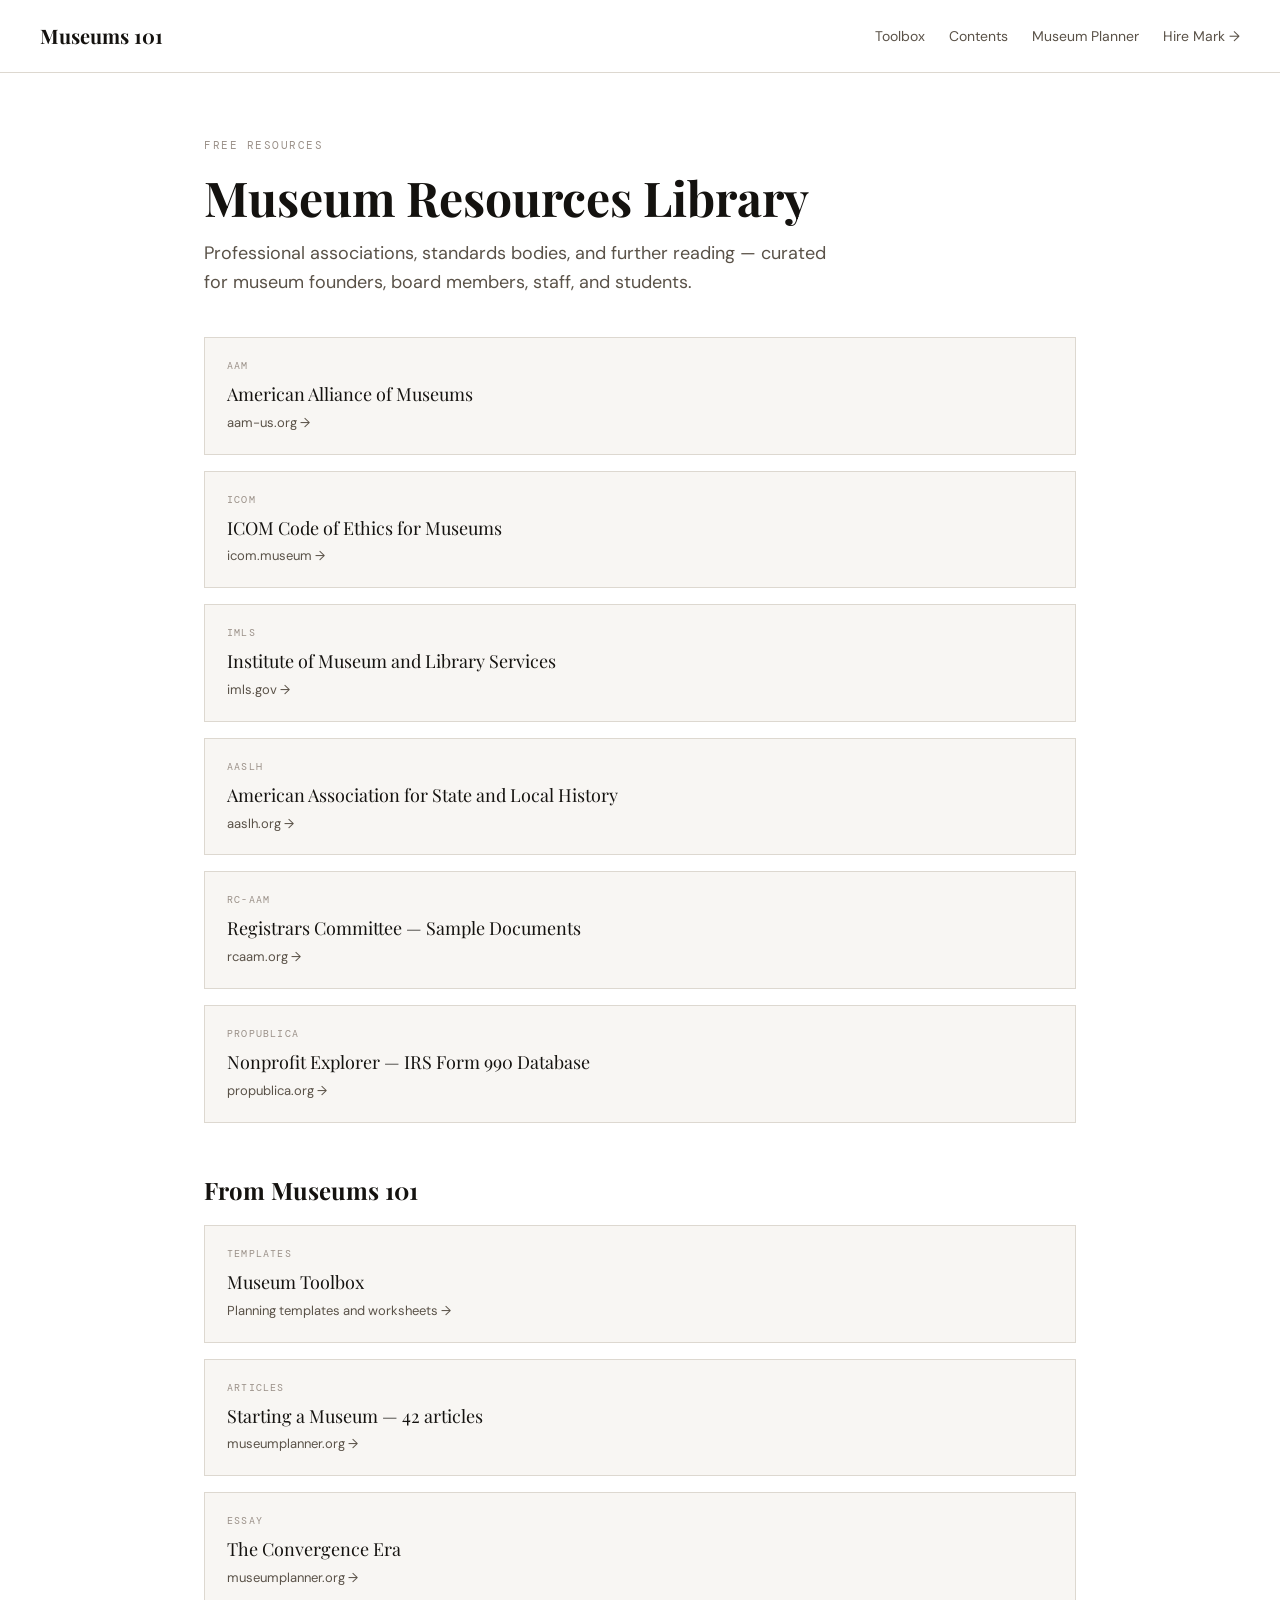
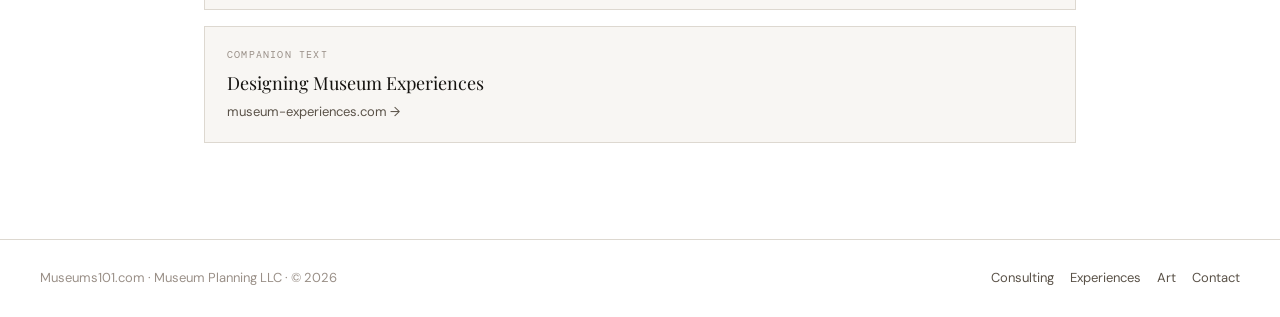
<file: museum-resources/index.html>
<!DOCTYPE html>
<html lang="en">
<head>
<meta charset="UTF-8">
<meta name="viewport" content="width=device-width, initial-scale=1.0">
<title>Museum Resources Library — Museums 101 | Mark Walhimer</title>
<meta name="description" content="Curated museum planning resources — professional associations, standards, templates, and further reading from Museums 101 and Museum Planning LLC.">
<meta name="keywords" content="museum resources, museum planning, museum governance, museum standards, starting a museum, Mark Walhimer, Museums 101 book">
<link rel="canonical" href="https://museums101.com/museum-resources/">
<meta property="og:title" content="Museum Resources Library — Museums 101">
<meta property="og:description" content="Professional associations, standards, templates, and further reading for museum founders, boards, and staff.">
<meta property="og:url" content="https://museums101.com/museum-resources/">
<meta property="og:type" content="website">
<link href="https://fonts.googleapis.com/css2?family=Playfair+Display:ital,wght@0,400;0,600;0,700;0,900;1,400;1,700&family=DM+Sans:opsz,wght@9..40,300;9..40,400;9..40,500&family=DM+Mono:wght@300;400;500&display=swap" rel="stylesheet">
<style>
:root {
  --white: #ffffff;
  --off: #f8f6f3;
  --rule: #ddd8d0;
  --ink: #14120f;
  --mid: #5a5248;
  --muted: #9a9088;
  --red: #8c2018;
  --serif: 'Playfair Display', Georgia, serif;
  --sans: 'DM Sans', sans-serif;
  --mono: 'DM Mono', monospace;
}
*, *::before, *::after { box-sizing: border-box; margin: 0; padding: 0; }
body { font-family: var(--sans); background: var(--white); color: var(--ink); line-height: 1.6; }
a { color: var(--red); text-decoration: none; }
a:hover { text-decoration: underline; }
.nav { display: flex; justify-content: space-between; align-items: center; padding: 20px 40px; border-bottom: 1px solid var(--rule); }
.nav-logo { font-family: var(--serif); font-size: 20px; font-weight: 700; color: var(--ink); text-decoration: none; }
.nav-links { display: flex; gap: 24px; list-style: none; font-size: 14px; }
.nav-links a { color: var(--mid); text-decoration: none; }
.nav-links a:hover { color: var(--ink); }
.wrap { max-width: 920px; margin: 0 auto; padding: 64px 24px 96px; }
.tag { font-family: var(--mono); font-size: 11px; letter-spacing: 0.14em; text-transform: uppercase; color: var(--muted); margin-bottom: 16px; }
h1 { font-family: var(--serif); font-size: clamp(2rem, 5vw, 3rem); font-weight: 700; line-height: 1.1; margin-bottom: 16px; }
.lead { font-size: 18px; color: var(--mid); max-width: 640px; margin-bottom: 40px; }
.grid { display: grid; gap: 16px; }
.card { display: block; padding: 20px 22px; border: 1px solid var(--rule); background: var(--off); color: inherit; text-decoration: none; transition: border-color 0.2s; }
.card:hover { border-color: var(--red); text-decoration: none; }
.org { font-family: var(--mono); font-size: 10px; letter-spacing: 0.12em; text-transform: uppercase; color: var(--muted); margin-bottom: 6px; }
.name { font-family: var(--serif); font-size: 18px; margin-bottom: 4px; }
.url { font-size: 13px; color: var(--mid); }
.section { margin-top: 48px; }
.section h2 { font-family: var(--serif); font-size: 24px; margin-bottom: 16px; }
footer { border-top: 1px solid var(--rule); padding: 28px 40px; display: flex; flex-wrap: wrap; gap: 16px 24px; justify-content: space-between; font-size: 13px; color: var(--muted); }
.footer-links { display: flex; flex-wrap: wrap; gap: 16px; }
.footer-links a { color: var(--mid); text-decoration: none; }
</style>
</head>
<body>
<nav class="nav">
  <a href="/" class="nav-logo">Museums 101</a>
  <ul class="nav-links">
    <li><a href="/museum-toolbox/">Toolbox</a></li>
    <li><a href="/#contents">Contents</a></li>
    <li><a href="https://museumplanner.org">Museum Planner</a></li>
    <li><a href="https://museumplanning.com">Hire Mark →</a></li>
  </ul>
</nav>
<main class="wrap">
  <div class="tag">Free Resources</div>
  <h1>Museum Resources Library</h1>
  <p class="lead">Professional associations, standards bodies, and further reading — curated for museum founders, board members, staff, and students.</p>

  <div class="grid">
    <a href="https://www.aam-us.org" class="card" target="_blank" rel="noopener"><div class="org">AAM</div><div class="name">American Alliance of Museums</div><div class="url">aam-us.org →</div></a>
    <a href="https://icom.museum/en/resources/standards-guidelines/code-of-ethics/" class="card" target="_blank" rel="noopener"><div class="org">ICOM</div><div class="name">ICOM Code of Ethics for Museums</div><div class="url">icom.museum →</div></a>
    <a href="https://www.imls.gov" class="card" target="_blank" rel="noopener"><div class="org">IMLS</div><div class="name">Institute of Museum and Library Services</div><div class="url">imls.gov →</div></a>
    <a href="https://www.aaslh.org" class="card" target="_blank" rel="noopener"><div class="org">AASLH</div><div class="name">American Association for State and Local History</div><div class="url">aaslh.org →</div></a>
    <a href="https://www.rcaam.org/resources/sample_documents/" class="card" target="_blank" rel="noopener"><div class="org">RC-AAM</div><div class="name">Registrars Committee — Sample Documents</div><div class="url">rcaam.org →</div></a>
    <a href="https://nonprofitexplorer.propublica.org" class="card" target="_blank" rel="noopener"><div class="org">ProPublica</div><div class="name">Nonprofit Explorer — IRS Form 990 Database</div><div class="url">propublica.org →</div></a>
  </div>

  <div class="section">
    <h2>From Museums 101</h2>
    <div class="grid">
      <a href="/museum-toolbox/" class="card"><div class="org">Templates</div><div class="name">Museum Toolbox</div><div class="url">Planning templates and worksheets →</div></a>
      <a href="https://museumplanner.org/category/starting-a-museum/" class="card"><div class="org">Articles</div><div class="name">Starting a Museum — 42 articles</div><div class="url">museumplanner.org →</div></a>
      <a href="https://museumplanner.org/convergence-era.html" class="card"><div class="org">Essay</div><div class="name">The Convergence Era</div><div class="url">museumplanner.org →</div></a>
      <a href="https://museum-experiences.com" class="card"><div class="org">Companion text</div><div class="name">Designing Museum Experiences</div><div class="url">museum-experiences.com →</div></a>
    </div>
  </div>
</main>
<footer>
  <div>Museums101.com · Museum Planning LLC · © 2026</div>
  <div class="footer-links">
    <a href="https://museumplanning.com">Consulting</a>
    <a href="https://museum-experiences.com">Experiences</a>
    <a href="https://markwalhimer.com">Art</a>
    <a href="mailto:mark@museumplanning.com">Contact</a>
  </div>
</footer>
</body>
</html>
</file>
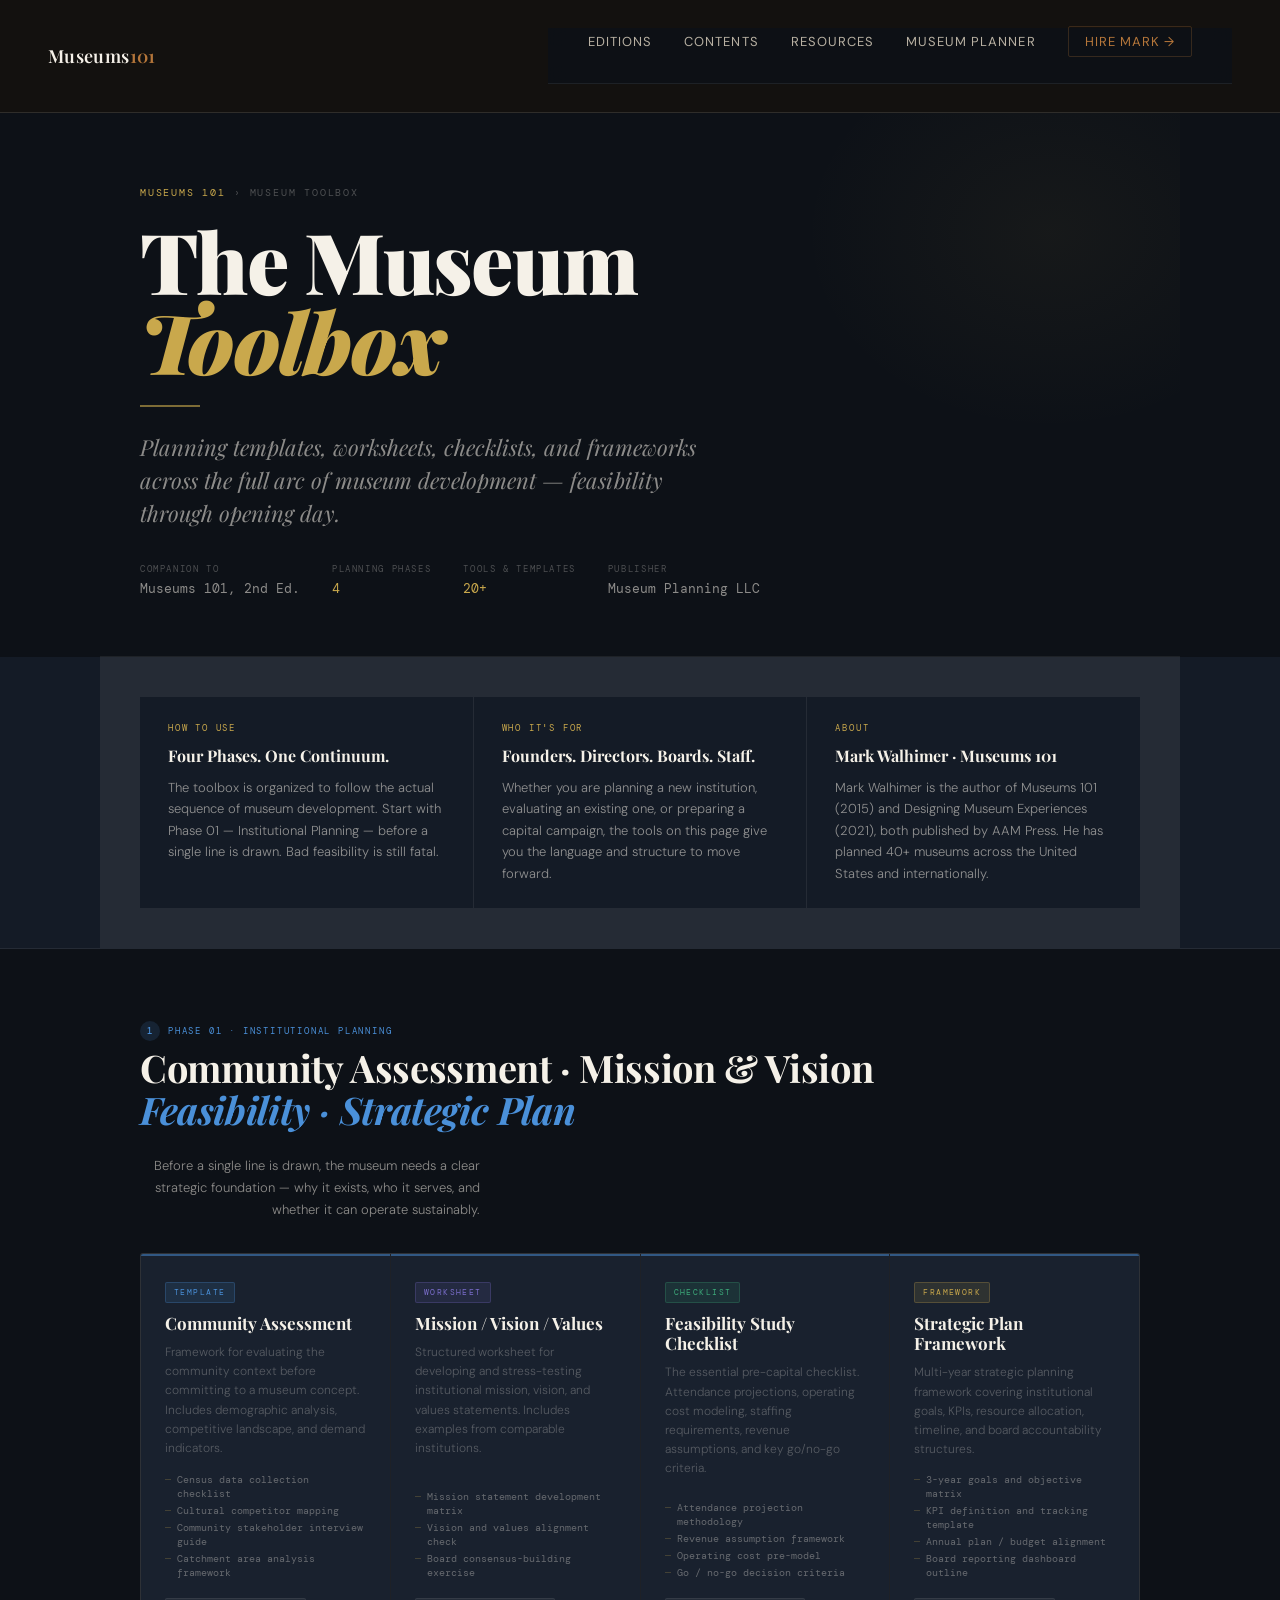
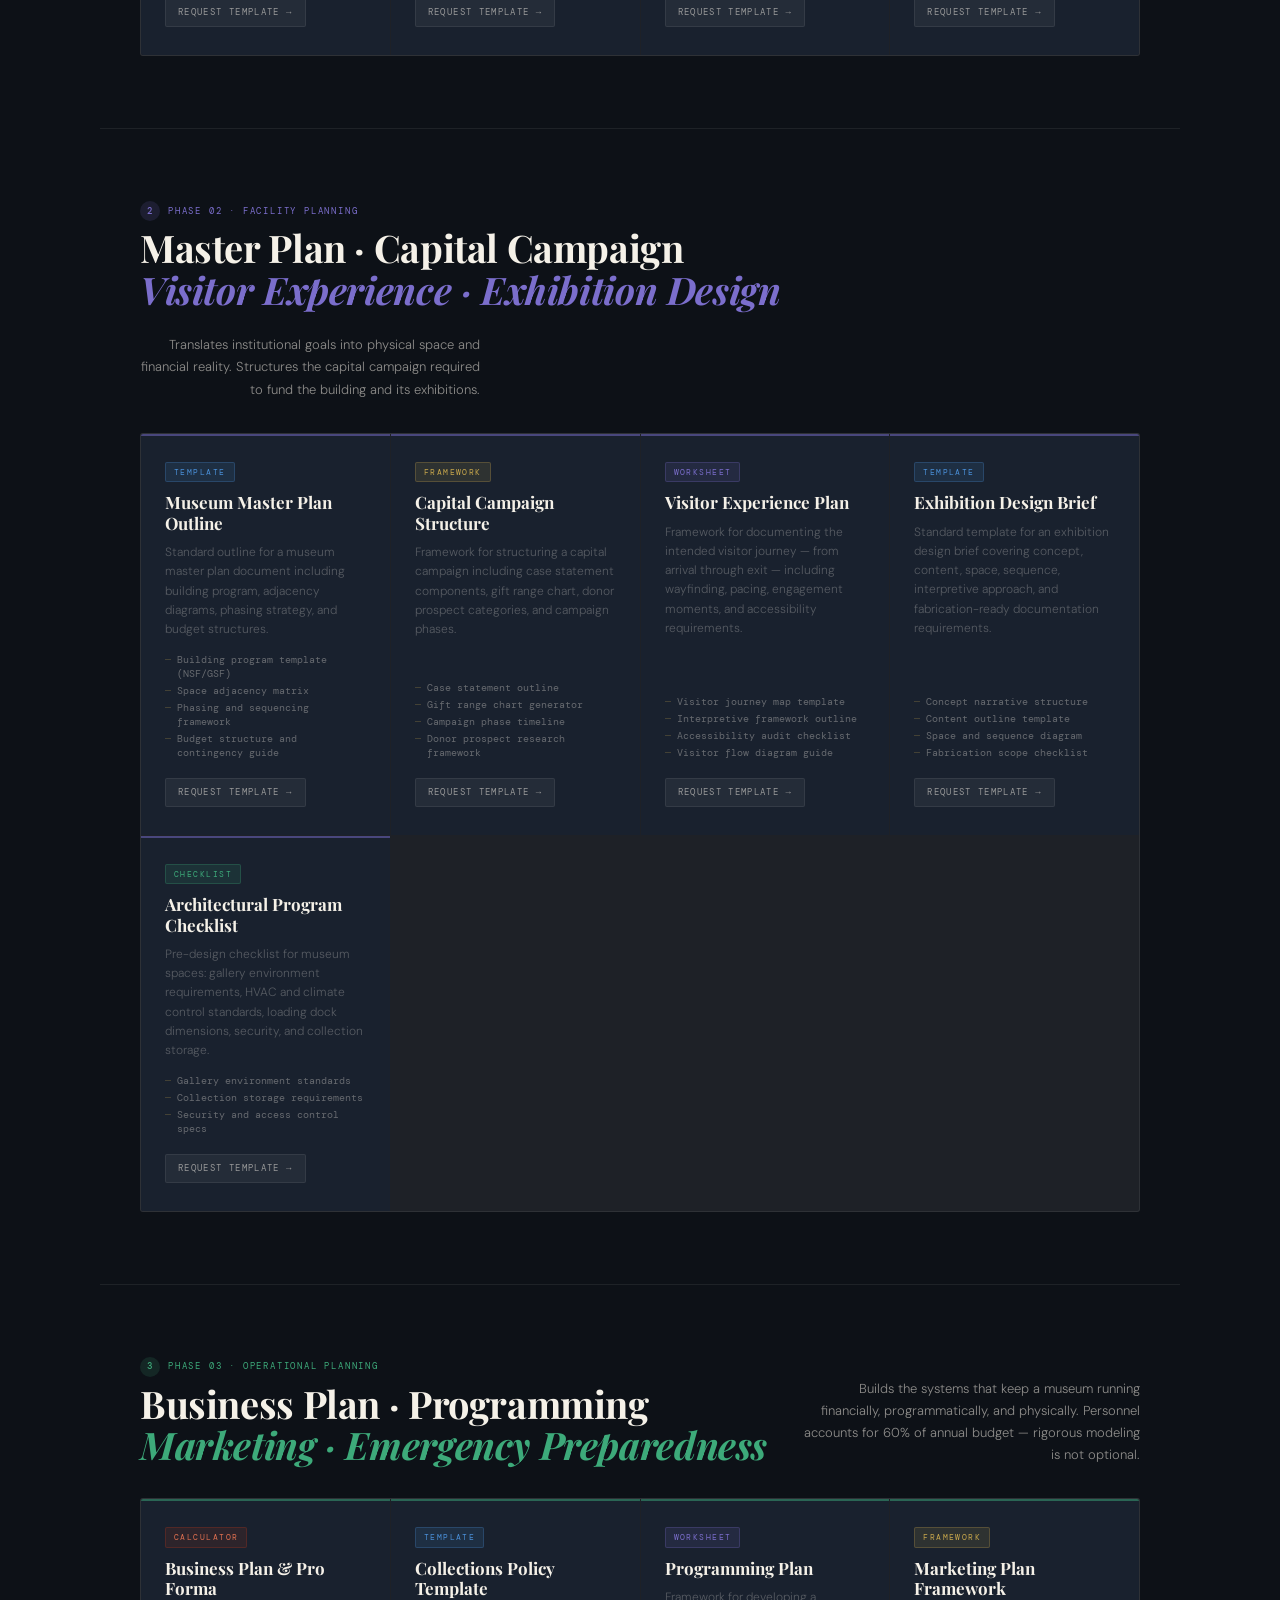
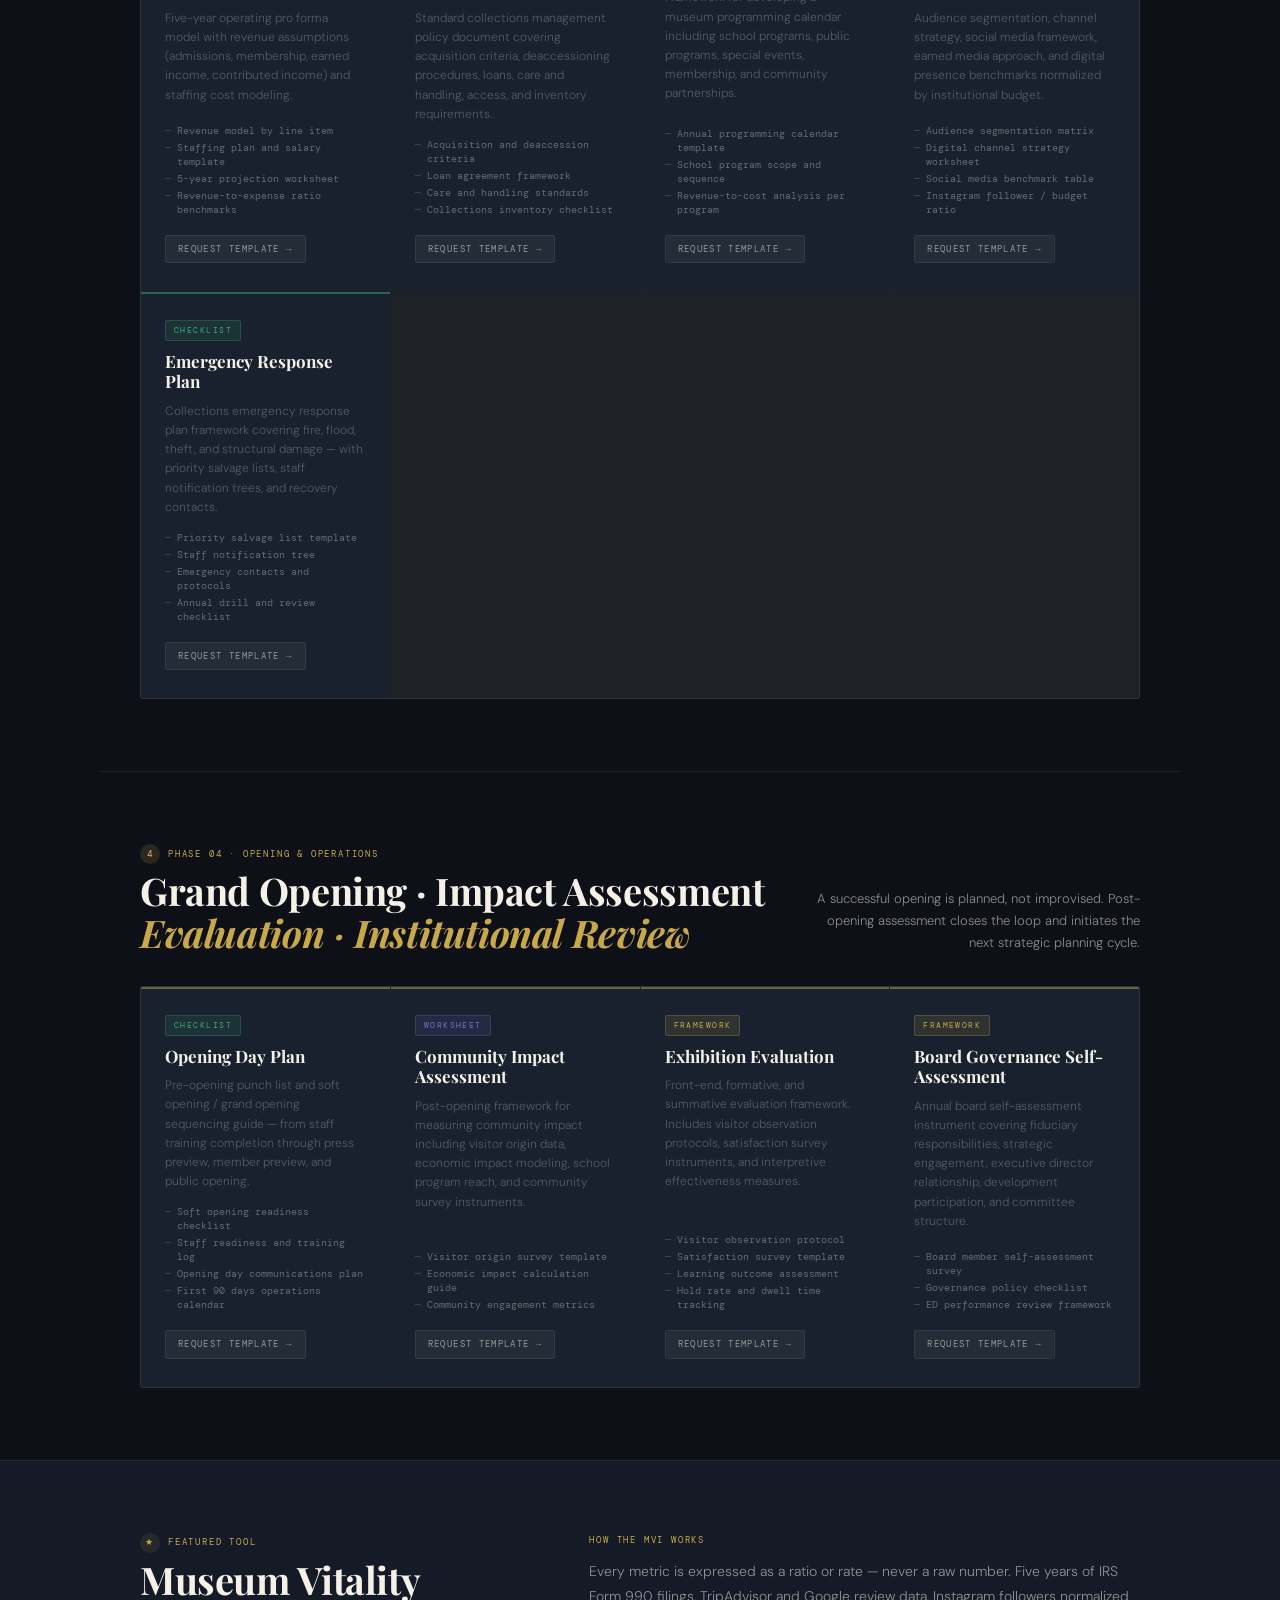
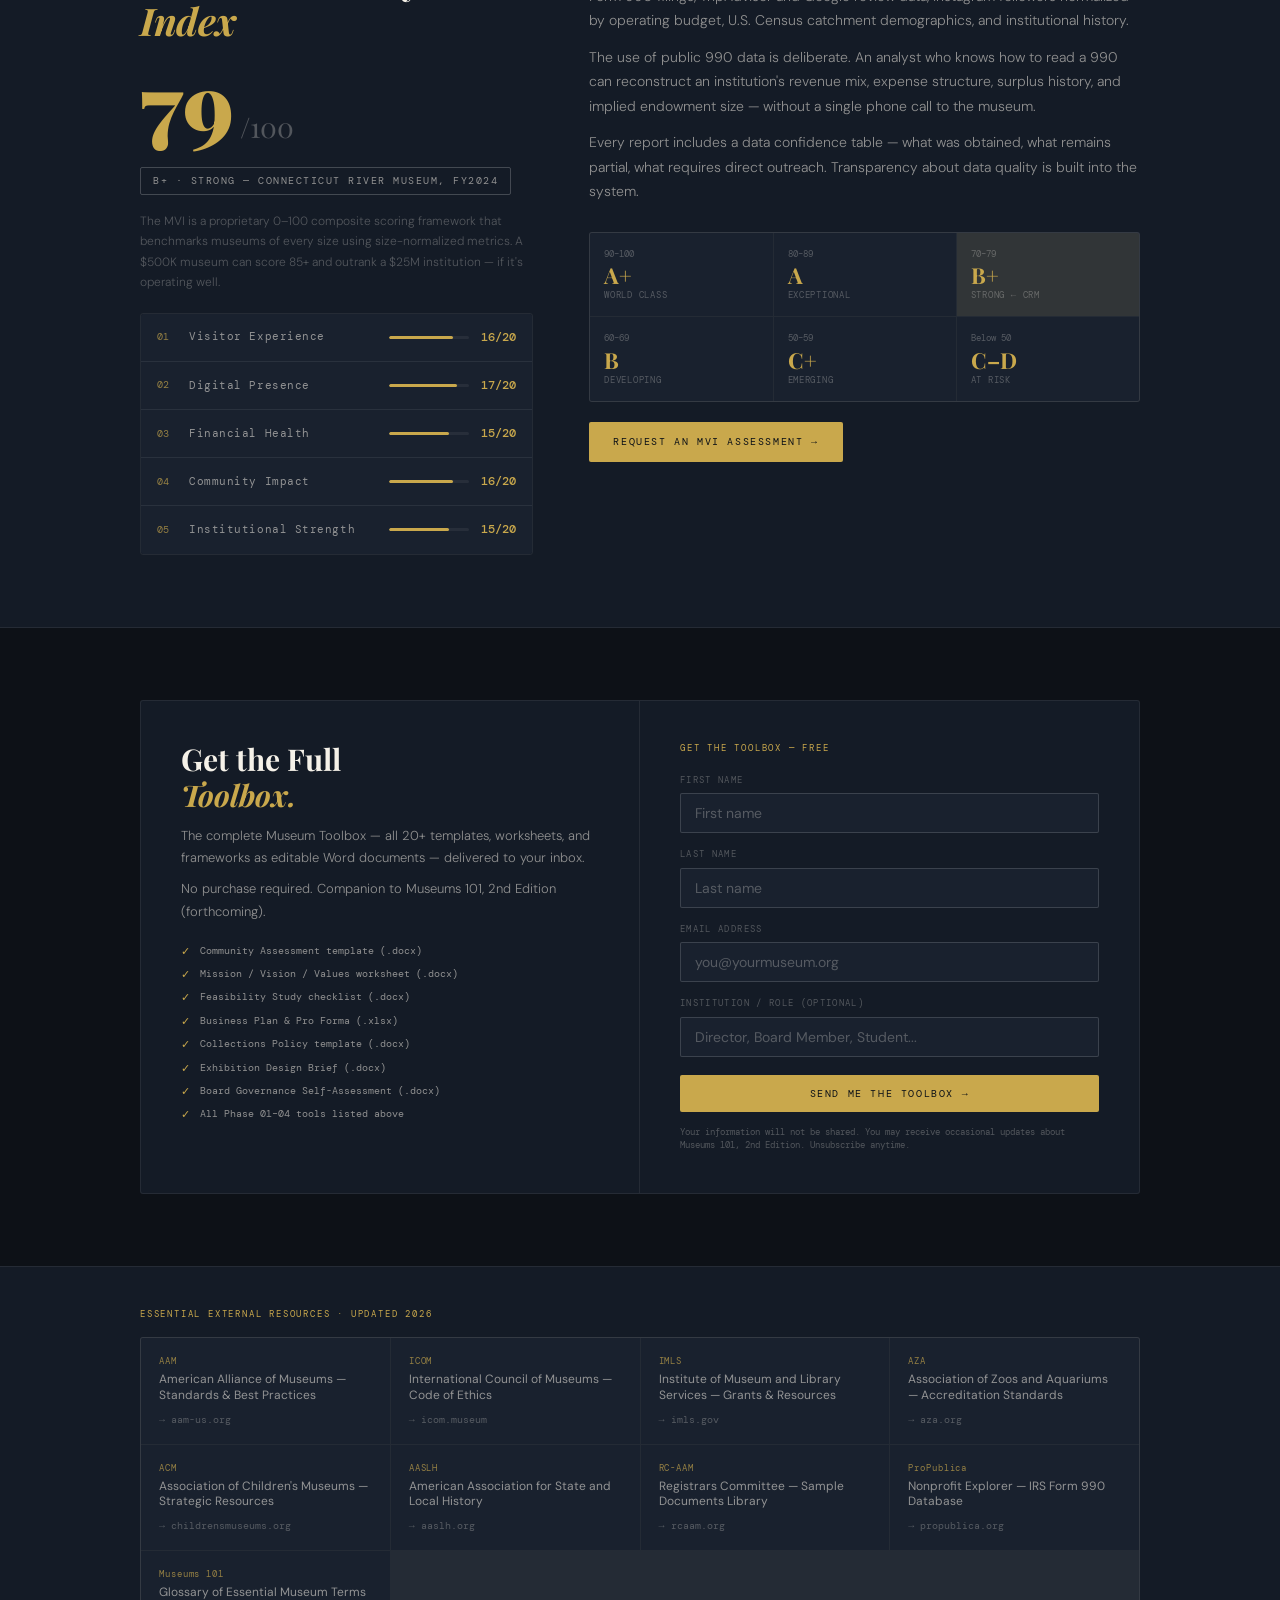
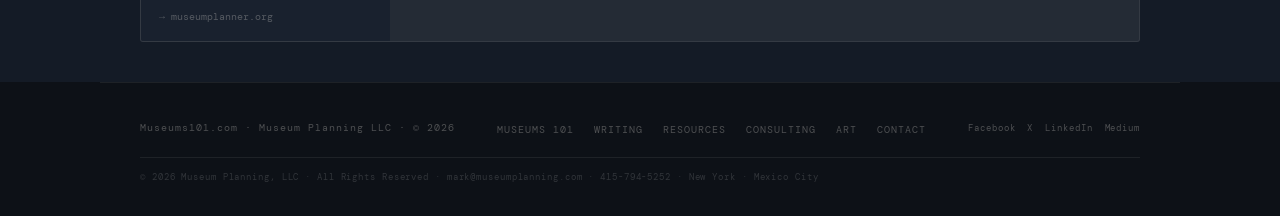
<file: museum-toolbox/index.html>
<!DOCTYPE html>
<html lang="en">
<head>
<meta charset="UTF-8">
<meta name="viewport" content="width=device-width, initial-scale=1.0">
<title>Museum Toolbox — Museums 101 | Mark Walhimer</title>
<meta name="description" content="Free museum planning templates, worksheets, checklists, and frameworks for museum founders, directors, boards, and staff. From Museums 101 by Mark Walhimer.">
<meta name="keywords" content="museum planning, museum feasibility studies, museum master planning, museum strategic planning, museum toolbox, museum templates, starting a museum, museum governance, museum board members, interpretive planning, Mark Walhimer">
<meta property="og:title" content="The Museum Toolbox — Museums 101">
<meta property="og:description" content="Free museum planning templates, worksheets, and frameworks organized across the full arc of museum development — feasibility through opening day.">
<meta property="og:url" content="https://museums101.com/museum-toolbox/">
<link rel="canonical" href="https://museums101.com/museum-toolbox/">
<link rel="preconnect" href="https://fonts.googleapis.com">
<link rel="preconnect" href="https://fonts.gstatic.com" crossorigin>
<link href="https://fonts.googleapis.com/css2?family=Playfair+Display:ital,wght@0,400;0,700;0,900;1,400;1,700&family=DM+Mono:wght@300;400;500&family=DM+Sans:opsz,wght@9..40,300;9..40,400;9..40,500&display=swap" rel="stylesheet">
<link rel="stylesheet" href="../assets/site-nav.css">
<style>
:root {
  --navy:       #0D1117;
  --navy-2:     #141B26;
  --navy-card:  #19212E;
  --border:     rgba(255,255,255,0.07);
  --copper:     #C9A84C;
  --copper-lt:  #DFC27A;
  --copper-bg:  rgba(201,168,76,0.10);
  --rust:       #C0391B;
  --white:      #F5F1E8;
  --dim:        rgba(245,241,232,0.55);
  --muted:      rgba(245,241,232,0.28);
  --serif:      'Playfair Display', Georgia, serif;
  --mono:       'DM Mono', monospace;
  --sans:       'DM Sans', system-ui, sans-serif;
  /* phase accent colors */
  --p1: #4A90D9;
  --p2: #7B6ECC;
  --p3: #3DAA7A;
  --p4: #C9A84C;
}

*, *::before, *::after { box-sizing: border-box; margin: 0; padding: 0; }
html { scroll-behavior: smooth; }
body {
  background: var(--navy);
  color: var(--white);
  font-family: var(--sans);
  font-size: 16px;
  line-height: 1.6;
  -webkit-font-smoothing: antialiased;
}
a { color: inherit; text-decoration: none; }
img { max-width: 100%; }

/* ── NAV ── */
nav {
  position: sticky;
  top: 0;
  z-index: 50;
  display: flex;
  align-items: center;
  justify-content: space-between;
  padding: 0 40px;
  height: 56px;
  background: rgba(13,17,23,0.95);
  backdrop-filter: blur(10px);
  border-bottom: 0.5px solid var(--border);
}
.nav-brand {
  display: flex;
  align-items: center;
  gap: 10px;
}
.nav-logo-circle {
  width: 30px; height: 30px;
  border-radius: 50%;
  background: var(--rust);
  display: flex; align-items: center; justify-content: center;
  font-family: var(--serif);
  font-size: 11px; font-weight: 700;
  color: #fff;
}
.nav-site-name {
  font-family: var(--mono);
  font-size: 11px;
  letter-spacing: 0.08em;
  color: var(--dim);
}
.nav-site-name strong { color: var(--copper); font-weight: 500; }
.nav-links {
  display: flex; gap: 0; list-style: none;
}
.nav-links a {
  font-family: var(--mono);
  font-size: 10px;
  letter-spacing: 0.12em;
  text-transform: uppercase;
  color: var(--muted);
  padding: 0 14px;
  height: 56px;
  display: flex; align-items: center;
  border-right: 0.5px solid var(--border);
  transition: color 0.15s, background 0.15s;
}
.nav-links a:first-child { border-left: 0.5px solid var(--border); }
.nav-links a:hover { color: var(--white); background: rgba(255,255,255,0.03); }
.nav-links a.active { color: var(--copper); }

/* ── HERO ── */
.hero {
  padding: 72px 40px 56px;
  border-bottom: 0.5px solid var(--border);
  position: relative;
  overflow: hidden;
  max-width: 1080px;
  margin: 0 auto;
}
.hero-bg-glow {
  position: absolute;
  top: -80px; right: -120px;
  width: 500px; height: 400px;
  background: radial-gradient(ellipse, rgba(201,168,76,0.05) 0%, transparent 70%);
  pointer-events: none;
}
.breadcrumb {
  font-family: var(--mono);
  font-size: 10px;
  letter-spacing: 0.18em;
  text-transform: uppercase;
  color: var(--muted);
  margin-bottom: 20px;
  display: flex; align-items: center; gap: 8px;
}
.breadcrumb a { color: var(--copper); }
.breadcrumb span { color: var(--muted); }
.hero h1 {
  font-family: var(--serif);
  font-size: clamp(44px, 7vw, 84px);
  font-weight: 900;
  line-height: 0.95;
  letter-spacing: -0.02em;
  margin-bottom: 24px;
}
.hero h1 em { color: var(--copper); font-style: italic; }
.hero-rule { width: 60px; height: 2px; background: var(--copper); opacity: 0.6; margin-bottom: 24px; }
.hero-deck {
  font-family: var(--serif);
  font-size: clamp(16px, 2vw, 22px);
  font-style: italic;
  font-weight: 400;
  color: var(--dim);
  max-width: 600px;
  line-height: 1.5;
  margin-bottom: 32px;
}
.hero-meta {
  display: flex; gap: 32px; flex-wrap: wrap;
}
.hero-meta-item {
  display: flex; flex-direction: column; gap: 3px;
}
.hero-meta-lbl {
  font-family: var(--mono);
  font-size: 9px; letter-spacing: 0.18em; text-transform: uppercase;
  color: var(--muted);
}
.hero-meta-val {
  font-family: var(--mono);
  font-size: 13px;
  color: var(--dim);
}
.hero-meta-val.hi { color: var(--copper); }

/* ── INTRO BAND ── */
.intro-band {
  background: var(--navy-2);
  border-bottom: 0.5px solid var(--border);
}
.intro-inner {
  max-width: 1080px;
  margin: 0 auto;
  padding: 40px 40px;
  display: grid;
  grid-template-columns: 1fr 1fr 1fr;
  gap: 1px;
  background: var(--border);
}
.intro-panel {
  background: var(--navy-2);
  padding: 24px 28px;
}
.intro-panel-num {
  font-family: var(--mono);
  font-size: 9px; letter-spacing: 0.2em; text-transform: uppercase;
  color: var(--copper); margin-bottom: 8px;
}
.intro-panel-title {
  font-family: var(--serif);
  font-size: 16px; font-weight: 700;
  color: var(--white); margin-bottom: 8px;
}
.intro-panel p {
  font-size: 13px; font-weight: 300;
  color: var(--dim); line-height: 1.65;
}

/* ── SECTION SHARED ── */
.section-wrap {
  max-width: 1080px;
  margin: 0 auto;
  padding: 72px 40px;
}
.section-wrap + .section-wrap {
  padding-top: 0;
}
.section-header {
  display: flex; align-items: flex-end;
  justify-content: space-between;
  gap: 24px;
  margin-bottom: 32px;
  flex-wrap: wrap;
}
.section-label-group {}
.phase-eyebrow {
  font-family: var(--mono);
  font-size: 9px; letter-spacing: 0.2em; text-transform: uppercase;
  margin-bottom: 6px;
  display: flex; align-items: center; gap: 8px;
}
.phase-eyebrow .phase-num {
  display: inline-flex; align-items: center; justify-content: center;
  width: 20px; height: 20px;
  border-radius: 50%;
  font-size: 9px; font-weight: 500;
  font-family: var(--mono);
}
.section-title {
  font-family: var(--serif);
  font-size: clamp(24px, 3.5vw, 38px);
  font-weight: 700;
  line-height: 1.1;
  letter-spacing: -0.01em;
}
.section-title em { font-style: italic; }
.section-desc {
  font-size: 13px; font-weight: 300;
  color: var(--dim); line-height: 1.7;
  max-width: 340px;
  text-align: right;
}

/* ── PHASE COLORS ── */
.p1 .phase-eyebrow { color: var(--p1); }
.p1 .phase-num { background: rgba(74,144,217,0.15); color: var(--p1); }
.p1 .section-title em { color: var(--p1); }
.p2 .phase-eyebrow { color: var(--p2); }
.p2 .phase-num { background: rgba(123,110,204,0.15); color: var(--p2); }
.p2 .section-title em { color: var(--p2); }
.p3 .phase-eyebrow { color: var(--p3); }
.p3 .phase-num { background: rgba(61,170,122,0.15); color: var(--p3); }
.p3 .section-title em { color: var(--p3); }
.p4 .phase-eyebrow { color: var(--p4); }
.p4 .phase-num { background: rgba(201,168,76,0.15); color: var(--p4); }
.p4 .section-title em { color: var(--p4); }

/* ── TOOL GRID ── */
.tool-grid {
  display: grid;
  grid-template-columns: repeat(auto-fill, minmax(240px, 1fr));
  gap: 1px;
  background: var(--border);
  border: 0.5px solid var(--border);
  border-radius: 3px;
  overflow: hidden;
}
.tool-card {
  background: var(--navy-card);
  padding: 28px 24px;
  display: flex;
  flex-direction: column;
  gap: 10px;
  transition: background 0.18s;
  cursor: default;
  position: relative;
}
.tool-card:hover { background: rgba(255,255,255,0.025); }
.tool-card-accent {
  position: absolute;
  top: 0; left: 0; right: 0;
  height: 2px;
}
.p1 .tool-card-accent { background: var(--p1); opacity: 0.5; }
.p2 .tool-card-accent { background: var(--p2); opacity: 0.5; }
.p3 .tool-card-accent { background: var(--p3); opacity: 0.5; }
.p4 .tool-card-accent { background: var(--p4); opacity: 0.5; }

.tool-type-badge {
  display: inline-block;
  font-family: var(--mono);
  font-size: 8px; letter-spacing: 0.18em; text-transform: uppercase;
  padding: 3px 8px;
  border-radius: 2px;
  align-self: flex-start;
}
.badge-template { background: rgba(74,144,217,0.12); color: var(--p1); border: 0.5px solid rgba(74,144,217,0.25); }
.badge-checklist { background: rgba(61,170,122,0.12); color: var(--p3); border: 0.5px solid rgba(61,170,122,0.25); }
.badge-worksheet { background: rgba(123,110,204,0.12); color: var(--p2); border: 0.5px solid rgba(123,110,204,0.25); }
.badge-framework { background: rgba(201,168,76,0.12); color: var(--copper); border: 0.5px solid rgba(201,168,76,0.25); }
.badge-calculator { background: rgba(192,57,27,0.12); color: #e07050; border: 0.5px solid rgba(192,57,27,0.25); }
.badge-guide { background: rgba(255,255,255,0.06); color: var(--dim); border: 0.5px solid var(--border); }

.tool-name {
  font-family: var(--serif);
  font-size: 17px; font-weight: 700;
  color: var(--white);
  line-height: 1.2;
}
.tool-desc {
  font-size: 12px; font-weight: 300;
  color: var(--muted);
  line-height: 1.6;
  flex: 1;
}
.tool-items {
  display: flex; flex-direction: column; gap: 3px;
  margin-top: 4px;
}
.tool-item {
  font-family: var(--mono);
  font-size: 10px;
  color: rgba(245,241,232,0.35);
  display: flex; align-items: flex-start; gap: 6px;
  line-height: 1.4;
}
.tool-item::before {
  content: '—';
  color: rgba(201,168,76,0.3);
  flex-shrink: 0;
}
.tool-action {
  margin-top: 8px;
  font-family: var(--mono);
  font-size: 9px;
  letter-spacing: 0.15em;
  text-transform: uppercase;
  padding: 6px 12px;
  border-radius: 2px;
  align-self: flex-start;
  transition: background 0.18s, color 0.18s;
  cursor: pointer;
  border: none;
  display: inline-block;
}
.action-download {
  background: rgba(201,168,76,0.12);
  color: var(--copper);
  border: 0.5px solid rgba(201,168,76,0.25);
}
.action-download:hover { background: rgba(201,168,76,0.22); }
.action-email {
  background: rgba(255,255,255,0.05);
  color: var(--dim);
  border: 0.5px solid var(--border);
}
.action-email:hover { background: rgba(255,255,255,0.1); color: var(--white); }
.action-coming {
  background: transparent;
  color: var(--muted);
  border: 0.5px solid rgba(255,255,255,0.08);
  cursor: default;
}

/* ── PHASE DIVIDER ── */
.phase-divider {
  border: none;
  border-top: 0.5px solid var(--border);
  max-width: 1080px;
  margin: 0 auto;
}

/* ── MVI SECTION ── */
.mvi-section {
  background: var(--navy-2);
  border-top: 0.5px solid var(--border);
  border-bottom: 0.5px solid var(--border);
}
.mvi-inner {
  max-width: 1080px; margin: 0 auto;
  padding: 72px 40px;
}
.mvi-layout {
  display: grid;
  grid-template-columns: 1fr 1.4fr;
  gap: 56px;
  align-items: start;
}
.mvi-left {}
.mvi-right {}
.mvi-score-display {
  display: flex; align-items: baseline; gap: 6px;
  margin: 16px 0;
}
.mvi-big-num {
  font-family: var(--serif);
  font-size: 88px; font-weight: 900;
  color: var(--copper); line-height: 1;
}
.mvi-denom {
  font-family: var(--serif);
  font-size: 28px; font-weight: 400;
  color: var(--muted);
}
.mvi-badge {
  display: inline-block;
  font-family: var(--mono);
  font-size: 10px; letter-spacing: 0.15em; text-transform: uppercase;
  padding: 5px 12px;
  border: 0.5px solid rgba(255,255,255,0.2);
  border-radius: 2px;
  color: var(--dim);
  margin-bottom: 16px;
}
.mvi-note {
  font-size: 12px; font-weight: 300;
  color: var(--muted); line-height: 1.7;
  margin-bottom: 20px;
}
.mvi-categories-list {
  display: flex; flex-direction: column; gap: 0;
  border: 0.5px solid var(--border);
  border-radius: 3px; overflow: hidden;
}
.mvi-cat-row {
  display: flex; align-items: center;
  padding: 14px 16px;
  gap: 12px;
  background: var(--navy-card);
  border-bottom: 0.5px solid var(--border);
  transition: background 0.15s;
}
.mvi-cat-row:last-child { border-bottom: none; }
.mvi-cat-row:hover { background: rgba(255,255,255,0.025); }
.cat-num {
  font-family: var(--mono);
  font-size: 10px; color: var(--copper); opacity: 0.7;
  min-width: 20px;
}
.cat-name {
  font-family: var(--mono);
  font-size: 11px; letter-spacing: 0.05em;
  color: var(--dim); flex: 1;
}
.cat-score {
  font-family: var(--mono);
  font-size: 12px; color: var(--copper);
  font-weight: 500;
}
.cat-bar-wrap {
  width: 80px; height: 3px;
  background: rgba(255,255,255,0.06);
  border-radius: 2px; overflow: hidden;
}
.cat-bar { height: 100%; background: var(--copper); border-radius: 2px; }

.mvi-right-top {
  margin-bottom: 28px;
}
.mvi-right-top p {
  font-size: 14px; font-weight: 300;
  color: var(--dim); line-height: 1.75;
  margin-bottom: 12px;
}
.mvi-grade-grid {
  display: grid;
  grid-template-columns: repeat(3, 1fr);
  gap: 1px;
  background: var(--border);
  border: 0.5px solid var(--border);
  border-radius: 3px; overflow: hidden;
  margin-top: 24px;
}
.mvi-grade-cell {
  background: var(--navy-card);
  padding: 14px 14px;
}
.mvi-grade-cell.current { background: rgba(201,168,76,0.08); }
.gc-range { font-family: var(--mono); font-size: 9px; color: var(--muted); margin-bottom: 3px; }
.gc-grade { font-family: var(--serif); font-size: 22px; font-weight: 700; color: var(--copper); line-height: 1; }
.gc-name { font-family: var(--mono); font-size: 9px; letter-spacing: 0.08em; text-transform: uppercase; color: var(--muted); margin-top: 2px; }
.btn-copper {
  display: inline-block;
  font-family: var(--mono);
  font-size: 10px; letter-spacing: 0.16em; text-transform: uppercase;
  padding: 12px 24px;
  background: var(--copper);
  color: var(--navy);
  border-radius: 2px;
  transition: background 0.18s, transform 0.15s;
  margin-top: 20px;
}
.btn-copper:hover { background: var(--copper-lt); transform: translateY(-1px); }

/* ── EMAIL GATE ── */
.gate-section {
  max-width: 1080px; margin: 0 auto;
  padding: 72px 40px;
}
.gate-box {
  background: var(--navy-2);
  border: 0.5px solid var(--border);
  border-radius: 3px;
  overflow: hidden;
  display: grid;
  grid-template-columns: 1fr 1fr;
}
.gate-left {
  padding: 40px 40px;
  border-right: 0.5px solid var(--border);
}
.gate-left h2 {
  font-family: var(--serif);
  font-size: 30px; font-weight: 700;
  color: var(--white); margin-bottom: 12px; line-height: 1.2;
}
.gate-left h2 em { color: var(--copper); font-style: italic; }
.gate-left p {
  font-size: 13px; font-weight: 300;
  color: var(--dim); line-height: 1.75;
  margin-bottom: 8px;
}
.gate-includes {
  margin-top: 20px;
  display: flex; flex-direction: column; gap: 8px;
}
.gate-include-item {
  display: flex; align-items: flex-start; gap: 10px;
  font-family: var(--mono);
  font-size: 10px; color: var(--dim);
  line-height: 1.4;
}
.gate-include-item::before {
  content: '✓';
  color: var(--copper);
  flex-shrink: 0;
  font-size: 11px;
}
.gate-right {
  padding: 40px 40px;
  display: flex; flex-direction: column;
  justify-content: center; gap: 14px;
}
.gate-eyebrow {
  font-family: var(--mono);
  font-size: 9px; letter-spacing: 0.2em; text-transform: uppercase;
  color: var(--copper); margin-bottom: 4px;
}
.gate-field {
  display: flex; flex-direction: column; gap: 6px;
}
.gate-label {
  font-family: var(--mono);
  font-size: 9px; letter-spacing: 0.15em; text-transform: uppercase;
  color: var(--muted);
}
.gate-input {
  background: var(--navy-card);
  border: 0.5px solid rgba(255,255,255,0.15);
  border-radius: 2px;
  padding: 10px 14px;
  font-family: var(--sans);
  font-size: 14px;
  color: var(--white);
  outline: none;
  transition: border-color 0.18s;
  width: 100%;
}
.gate-input:focus { border-color: rgba(201,168,76,0.5); }
.gate-input::placeholder { color: var(--muted); }
.gate-submit {
  font-family: var(--mono);
  font-size: 10px; letter-spacing: 0.16em; text-transform: uppercase;
  padding: 12px 24px;
  background: var(--copper);
  color: var(--navy);
  border: none; border-radius: 2px;
  cursor: pointer;
  transition: background 0.18s;
  margin-top: 4px;
  width: 100%;
}
.gate-submit:hover { background: var(--copper-lt); }
.gate-note {
  font-family: var(--mono);
  font-size: 9px; color: var(--muted);
  line-height: 1.5;
}

/* ── RESOURCES QUICK LINKS ── */
.resources-band {
  border-top: 0.5px solid var(--border);
  background: var(--navy-2);
}
.resources-inner {
  max-width: 1080px; margin: 0 auto;
  padding: 40px 40px;
}
.resources-header {
  font-family: var(--mono);
  font-size: 9px; letter-spacing: 0.2em; text-transform: uppercase;
  color: var(--copper);
  margin-bottom: 16px;
}
.resources-grid {
  display: grid;
  grid-template-columns: repeat(auto-fill, minmax(200px, 1fr));
  gap: 1px;
  background: var(--border);
  border: 0.5px solid var(--border);
  border-radius: 3px; overflow: hidden;
}
.resource-link {
  background: var(--navy-card);
  padding: 16px 18px;
  display: flex; flex-direction: column; gap: 4px;
  transition: background 0.15s;
}
.resource-link:hover { background: rgba(255,255,255,0.03); }
.rl-org {
  font-family: var(--mono);
  font-size: 9px; letter-spacing: 0.1em;
  color: var(--copper); opacity: 0.7;
}
.rl-name {
  font-size: 12px; font-weight: 400;
  color: var(--dim); line-height: 1.3;
}
.rl-arrow {
  font-family: var(--mono);
  font-size: 10px; color: var(--muted);
  margin-top: 4px;
}

/* ── FOOTER ── */
footer {
  border-top: 0.5px solid var(--border);
  max-width: 1080px;
  margin: 0 auto;
  padding: 32px 40px;
  display: flex; align-items: center;
  justify-content: space-between;
  gap: 16px; flex-wrap: wrap;
}
.footer-brand {
  font-family: var(--mono);
  font-size: 10px; letter-spacing: 0.1em;
  color: var(--muted);
}
.footer-brand strong { color: var(--copper); font-weight: 400; }
.footer-links {
  display: flex; gap: 20px; list-style: none; flex-wrap: wrap;
}
.footer-links a {
  font-family: var(--mono);
  font-size: 10px; letter-spacing: 0.1em; text-transform: uppercase;
  color: var(--muted);
  transition: color 0.15s;
}
.footer-links a:hover { color: var(--copper); }
.footer-social {
  display: flex; gap: 12px;
}
.footer-social a {
  font-family: var(--mono);
  font-size: 9px; letter-spacing: 0.1em;
  color: var(--muted);
  transition: color 0.15s;
}
.footer-social a:hover { color: var(--white); }
.footer-copy {
  width: 100%;
  font-family: var(--mono);
  font-size: 9px; letter-spacing: 0.1em;
  color: rgba(255,255,255,0.15);
  padding-top: 12px;
  border-top: 0.5px solid var(--border);
}

/* ── RESPONSIVE ── */
@media (max-width: 800px) {
  nav { padding: 0 20px; }
  .nav-links { display: none; }
  .hero { padding: 48px 20px 40px; }
  .section-wrap { padding: 48px 20px; }
  .intro-inner { grid-template-columns: 1fr; padding: 0; gap: 0; }
  .intro-panel { border-bottom: 0.5px solid var(--border); }
  .section-header { flex-direction: column; align-items: flex-start; }
  .section-desc { text-align: left; max-width: 100%; }
  .mvi-inner { padding: 48px 20px; }
  .mvi-layout { grid-template-columns: 1fr; gap: 36px; }
  .gate-box { grid-template-columns: 1fr; }
  .gate-left { border-right: none; border-bottom: 0.5px solid var(--border); }
  .gate-section { padding: 48px 20px; }
  .resources-inner { padding: 32px 20px; }
  footer { padding: 24px 20px; flex-direction: column; align-items: flex-start; }
}

/* Museum Planner site strip */
.mp-top-strip {
  display: flex;
  justify-content: space-between;
  align-items: center;
  padding: 7px 40px;
  font-family: var(--mono, 'DM Mono', monospace);
  font-size: 9px;
  letter-spacing: 0.14em;
  text-transform: uppercase;
  border-bottom: 0.5px solid var(--border, rgba(255,255,255,0.07));
  background: rgba(0,0,0,0.15);
}
.mp-top-strip a { color: var(--copper, #C9A84C); text-decoration: none; }
.mp-top-strip a:hover { opacity: 1; color: var(--white, #F5F1E8); }
.mp-top-strip .mp-muted { color: var(--muted, rgba(245,241,232,0.35)); }

</style>
</head>
<body>
<header class="mp-masthead">
  <a href="/" class="mp-masthead-logo">Museums<span>101</span></a>
  <button type="button" class="mp-nav-toggle" aria-expanded="false" aria-controls="mp-site-nav" aria-label="Open menu">
    <span class="mp-nav-toggle-bar" aria-hidden="true"></span>
    <span class="mp-nav-toggle-bar" aria-hidden="true"></span>
    <span class="mp-nav-toggle-bar" aria-hidden="true"></span>
  </button>
  <nav id="mp-site-nav" class="mp-masthead-menu">
    <ul class="mp-masthead-nav">
      <li><a href="/#editions">Editions</a></li>
      <li><a href="/#contents">Contents</a></li>
      <li><a href="/#resources">Resources</a></li>
      <li><a href="https://museumplanner.org">Museum Planner</a></li>
      <li><a href="https://museumplanning.com" class="mp-nav-cta" target="_blank" rel="noopener">Hire Mark →</a></li>
    </ul>
  </nav>
</header>

<!-- ═══ HERO ═══ -->
<div class="hero">
  <div class="hero-bg-glow"></div>
  <div class="breadcrumb">
    <a href="/">Museums 101</a>
    <span>›</span>
    <span>Museum Toolbox</span>
  </div>
  <h1>The Museum<br><em>Toolbox</em></h1>
  <div class="hero-rule"></div>
  <p class="hero-deck">Planning templates, worksheets, checklists, and frameworks across the full arc of museum development — feasibility through opening day.</p>
  <div class="hero-meta">
    <div class="hero-meta-item">
      <div class="hero-meta-lbl">Companion to</div>
      <div class="hero-meta-val">Museums 101, 2nd Ed.</div>
    </div>
    <div class="hero-meta-item">
      <div class="hero-meta-lbl">Planning Phases</div>
      <div class="hero-meta-val hi">4</div>
    </div>
    <div class="hero-meta-item">
      <div class="hero-meta-lbl">Tools & Templates</div>
      <div class="hero-meta-val hi">20+</div>
    </div>
    <div class="hero-meta-item">
      <div class="hero-meta-lbl">Publisher</div>
      <div class="hero-meta-val">Museum Planning LLC</div>
    </div>
  </div>
</div>

<!-- ═══ INTRO ═══ -->
<div class="intro-band">
  <div class="intro-inner">
    <div class="intro-panel">
      <div class="intro-panel-num">How to Use</div>
      <div class="intro-panel-title">Four Phases. One Continuum.</div>
      <p>The toolbox is organized to follow the actual sequence of museum development. Start with Phase 01 — Institutional Planning — before a single line is drawn. Bad feasibility is still fatal.</p>
    </div>
    <div class="intro-panel">
      <div class="intro-panel-num">Who It's For</div>
      <div class="intro-panel-title">Founders. Directors. Boards. Staff.</div>
      <p>Whether you are planning a new institution, evaluating an existing one, or preparing a capital campaign, the tools on this page give you the language and structure to move forward.</p>
    </div>
    <div class="intro-panel">
      <div class="intro-panel-num">About</div>
      <div class="intro-panel-title">Mark Walhimer · Museums 101</div>
      <p>Mark Walhimer is the author of Museums 101 (2015) and Designing Museum Experiences (2021), both published by AAM Press. He has planned 40+ museums across the United States and internationally.</p>
    </div>
  </div>
</div>

<!-- ═══ PHASE 01 ═══ -->
<div class="section-wrap p1" id="phase01">
  <div class="section-header">
    <div class="section-label-group">
      <div class="phase-eyebrow">
        <span class="phase-num">1</span>
        Phase 01 · Institutional Planning
      </div>
      <h2 class="section-title">Community Assessment · Mission &amp; Vision<br><em>Feasibility · Strategic Plan</em></h2>
    </div>
    <div class="section-desc">Before a single line is drawn, the museum needs a clear strategic foundation — why it exists, who it serves, and whether it can operate sustainably.</div>
  </div>
  <div class="tool-grid">

    <div class="tool-card">
      <div class="tool-card-accent"></div>
      <div class="tool-type-badge badge-template">Template</div>
      <div class="tool-name">Community Assessment</div>
      <div class="tool-desc">Framework for evaluating the community context before committing to a museum concept. Includes demographic analysis, competitive landscape, and demand indicators.</div>
      <div class="tool-items">
        <div class="tool-item">Census data collection checklist</div>
        <div class="tool-item">Cultural competitor mapping</div>
        <div class="tool-item">Community stakeholder interview guide</div>
        <div class="tool-item">Catchment area analysis framework</div>
      </div>
      <a href="mailto:mark@museumplanning.com?subject=Museum Toolbox: Community Assessment Template" class="tool-action action-email">Request Template →</a>
    </div>

    <div class="tool-card">
      <div class="tool-card-accent"></div>
      <div class="tool-type-badge badge-worksheet">Worksheet</div>
      <div class="tool-name">Mission / Vision / Values</div>
      <div class="tool-desc">Structured worksheet for developing and stress-testing institutional mission, vision, and values statements. Includes examples from comparable institutions.</div>
      <div class="tool-items">
        <div class="tool-item">Mission statement development matrix</div>
        <div class="tool-item">Vision and values alignment check</div>
        <div class="tool-item">Board consensus-building exercise</div>
      </div>
      <a href="mailto:mark@museumplanning.com?subject=Museum Toolbox: Mission Vision Values Worksheet" class="tool-action action-email">Request Template →</a>
    </div>

    <div class="tool-card">
      <div class="tool-card-accent"></div>
      <div class="tool-type-badge badge-checklist">Checklist</div>
      <div class="tool-name">Feasibility Study Checklist</div>
      <div class="tool-desc">The essential pre-capital checklist. Attendance projections, operating cost modeling, staffing requirements, revenue assumptions, and key go/no-go criteria.</div>
      <div class="tool-items">
        <div class="tool-item">Attendance projection methodology</div>
        <div class="tool-item">Revenue assumption framework</div>
        <div class="tool-item">Operating cost pre-model</div>
        <div class="tool-item">Go / no-go decision criteria</div>
      </div>
      <a href="mailto:mark@museumplanning.com?subject=Museum Toolbox: Feasibility Checklist" class="tool-action action-email">Request Template →</a>
    </div>

    <div class="tool-card">
      <div class="tool-card-accent"></div>
      <div class="tool-type-badge badge-framework">Framework</div>
      <div class="tool-name">Strategic Plan Framework</div>
      <div class="tool-desc">Multi-year strategic planning framework covering institutional goals, KPIs, resource allocation, timeline, and board accountability structures.</div>
      <div class="tool-items">
        <div class="tool-item">3-year goals and objective matrix</div>
        <div class="tool-item">KPI definition and tracking template</div>
        <div class="tool-item">Annual plan / budget alignment</div>
        <div class="tool-item">Board reporting dashboard outline</div>
      </div>
      <a href="mailto:mark@museumplanning.com?subject=Museum Toolbox: Strategic Plan Framework" class="tool-action action-email">Request Template →</a>
    </div>

  </div>
</div>

<hr class="phase-divider">

<!-- ═══ PHASE 02 ═══ -->
<div class="section-wrap p2" id="phase02">
  <div class="section-header">
    <div class="section-label-group">
      <div class="phase-eyebrow">
        <span class="phase-num">2</span>
        Phase 02 · Facility Planning
      </div>
      <h2 class="section-title">Master Plan · Capital Campaign<br><em>Visitor Experience · Exhibition Design</em></h2>
    </div>
    <div class="section-desc">Translates institutional goals into physical space and financial reality. Structures the capital campaign required to fund the building and its exhibitions.</div>
  </div>
  <div class="tool-grid">

    <div class="tool-card">
      <div class="tool-card-accent"></div>
      <div class="tool-type-badge badge-template">Template</div>
      <div class="tool-name">Museum Master Plan Outline</div>
      <div class="tool-desc">Standard outline for a museum master plan document including building program, adjacency diagrams, phasing strategy, and budget structures.</div>
      <div class="tool-items">
        <div class="tool-item">Building program template (NSF/GSF)</div>
        <div class="tool-item">Space adjacency matrix</div>
        <div class="tool-item">Phasing and sequencing framework</div>
        <div class="tool-item">Budget structure and contingency guide</div>
      </div>
      <a href="mailto:mark@museumplanning.com?subject=Museum Toolbox: Master Plan Outline" class="tool-action action-email">Request Template →</a>
    </div>

    <div class="tool-card">
      <div class="tool-card-accent"></div>
      <div class="tool-type-badge badge-framework">Framework</div>
      <div class="tool-name">Capital Campaign Structure</div>
      <div class="tool-desc">Framework for structuring a capital campaign including case statement components, gift range chart, donor prospect categories, and campaign phases.</div>
      <div class="tool-items">
        <div class="tool-item">Case statement outline</div>
        <div class="tool-item">Gift range chart generator</div>
        <div class="tool-item">Campaign phase timeline</div>
        <div class="tool-item">Donor prospect research framework</div>
      </div>
      <a href="mailto:mark@museumplanning.com?subject=Museum Toolbox: Capital Campaign Framework" class="tool-action action-email">Request Template →</a>
    </div>

    <div class="tool-card">
      <div class="tool-card-accent"></div>
      <div class="tool-type-badge badge-worksheet">Worksheet</div>
      <div class="tool-name">Visitor Experience Plan</div>
      <div class="tool-desc">Framework for documenting the intended visitor journey — from arrival through exit — including wayfinding, pacing, engagement moments, and accessibility requirements.</div>
      <div class="tool-items">
        <div class="tool-item">Visitor journey map template</div>
        <div class="tool-item">Interpretive framework outline</div>
        <div class="tool-item">Accessibility audit checklist</div>
        <div class="tool-item">Visitor flow diagram guide</div>
      </div>
      <a href="mailto:mark@museumplanning.com?subject=Museum Toolbox: Visitor Experience Plan" class="tool-action action-email">Request Template →</a>
    </div>

    <div class="tool-card">
      <div class="tool-card-accent"></div>
      <div class="tool-type-badge badge-template">Template</div>
      <div class="tool-name">Exhibition Design Brief</div>
      <div class="tool-desc">Standard template for an exhibition design brief covering concept, content, space, sequence, interpretive approach, and fabrication-ready documentation requirements.</div>
      <div class="tool-items">
        <div class="tool-item">Concept narrative structure</div>
        <div class="tool-item">Content outline template</div>
        <div class="tool-item">Space and sequence diagram</div>
        <div class="tool-item">Fabrication scope checklist</div>
      </div>
      <a href="mailto:mark@museumplanning.com?subject=Museum Toolbox: Exhibition Design Brief" class="tool-action action-email">Request Template →</a>
    </div>

    <div class="tool-card">
      <div class="tool-card-accent"></div>
      <div class="tool-type-badge badge-checklist">Checklist</div>
      <div class="tool-name">Architectural Program Checklist</div>
      <div class="tool-desc">Pre-design checklist for museum spaces: gallery environment requirements, HVAC and climate control standards, loading dock dimensions, security, and collection storage.</div>
      <div class="tool-items">
        <div class="tool-item">Gallery environment standards</div>
        <div class="tool-item">Collection storage requirements</div>
        <div class="tool-item">Security and access control specs</div>
      </div>
      <a href="mailto:mark@museumplanning.com?subject=Museum Toolbox: Architectural Program Checklist" class="tool-action action-email">Request Template →</a>
    </div>

  </div>
</div>

<hr class="phase-divider">

<!-- ═══ PHASE 03 ═══ -->
<div class="section-wrap p3" id="phase03">
  <div class="section-header">
    <div class="section-label-group">
      <div class="phase-eyebrow">
        <span class="phase-num">3</span>
        Phase 03 · Operational Planning
      </div>
      <h2 class="section-title">Business Plan · Programming<br><em>Marketing · Emergency Preparedness</em></h2>
    </div>
    <div class="section-desc">Builds the systems that keep a museum running financially, programmatically, and physically. Personnel accounts for 60% of annual budget — rigorous modeling is not optional.</div>
  </div>
  <div class="tool-grid">

    <div class="tool-card">
      <div class="tool-card-accent"></div>
      <div class="tool-type-badge badge-calculator">Calculator</div>
      <div class="tool-name">Business Plan &amp; Pro Forma</div>
      <div class="tool-desc">Five-year operating pro forma model with revenue assumptions (admissions, membership, earned income, contributed income) and staffing cost modeling.</div>
      <div class="tool-items">
        <div class="tool-item">Revenue model by line item</div>
        <div class="tool-item">Staffing plan and salary template</div>
        <div class="tool-item">5-year projection worksheet</div>
        <div class="tool-item">Revenue-to-expense ratio benchmarks</div>
      </div>
      <a href="mailto:mark@museumplanning.com?subject=Museum Toolbox: Business Plan Pro Forma" class="tool-action action-email">Request Template →</a>
    </div>

    <div class="tool-card">
      <div class="tool-card-accent"></div>
      <div class="tool-type-badge badge-template">Template</div>
      <div class="tool-name">Collections Policy Template</div>
      <div class="tool-desc">Standard collections management policy document covering acquisition criteria, deaccessioning procedures, loans, care and handling, access, and inventory requirements.</div>
      <div class="tool-items">
        <div class="tool-item">Acquisition and deaccession criteria</div>
        <div class="tool-item">Loan agreement framework</div>
        <div class="tool-item">Care and handling standards</div>
        <div class="tool-item">Collections inventory checklist</div>
      </div>
      <a href="mailto:mark@museumplanning.com?subject=Museum Toolbox: Collections Policy Template" class="tool-action action-email">Request Template →</a>
    </div>

    <div class="tool-card">
      <div class="tool-card-accent"></div>
      <div class="tool-type-badge badge-worksheet">Worksheet</div>
      <div class="tool-name">Programming Plan</div>
      <div class="tool-desc">Framework for developing a museum programming calendar including school programs, public programs, special events, membership, and community partnerships.</div>
      <div class="tool-items">
        <div class="tool-item">Annual programming calendar template</div>
        <div class="tool-item">School program scope and sequence</div>
        <div class="tool-item">Revenue-to-cost analysis per program</div>
      </div>
      <a href="mailto:mark@museumplanning.com?subject=Museum Toolbox: Programming Plan Template" class="tool-action action-email">Request Template →</a>
    </div>

    <div class="tool-card">
      <div class="tool-card-accent"></div>
      <div class="tool-type-badge badge-framework">Framework</div>
      <div class="tool-name">Marketing Plan Framework</div>
      <div class="tool-desc">Audience segmentation, channel strategy, social media framework, earned media approach, and digital presence benchmarks normalized by institutional budget.</div>
      <div class="tool-items">
        <div class="tool-item">Audience segmentation matrix</div>
        <div class="tool-item">Digital channel strategy worksheet</div>
        <div class="tool-item">Social media benchmark table</div>
        <div class="tool-item">Instagram follower / budget ratio</div>
      </div>
      <a href="mailto:mark@museumplanning.com?subject=Museum Toolbox: Marketing Plan Framework" class="tool-action action-email">Request Template →</a>
    </div>

    <div class="tool-card">
      <div class="tool-card-accent"></div>
      <div class="tool-type-badge badge-checklist">Checklist</div>
      <div class="tool-name">Emergency Response Plan</div>
      <div class="tool-desc">Collections emergency response plan framework covering fire, flood, theft, and structural damage — with priority salvage lists, staff notification trees, and recovery contacts.</div>
      <div class="tool-items">
        <div class="tool-item">Priority salvage list template</div>
        <div class="tool-item">Staff notification tree</div>
        <div class="tool-item">Emergency contacts and protocols</div>
        <div class="tool-item">Annual drill and review checklist</div>
      </div>
      <a href="mailto:mark@museumplanning.com?subject=Museum Toolbox: Emergency Response Plan" class="tool-action action-email">Request Template →</a>
    </div>

  </div>
</div>

<hr class="phase-divider">

<!-- ═══ PHASE 04 ═══ -->
<div class="section-wrap p4" id="phase04">
  <div class="section-header">
    <div class="section-label-group">
      <div class="phase-eyebrow">
        <span class="phase-num">4</span>
        Phase 04 · Opening &amp; Operations
      </div>
      <h2 class="section-title">Grand Opening · Impact Assessment<br><em>Evaluation · Institutional Review</em></h2>
    </div>
    <div class="section-desc">A successful opening is planned, not improvised. Post-opening assessment closes the loop and initiates the next strategic planning cycle.</div>
  </div>
  <div class="tool-grid">

    <div class="tool-card">
      <div class="tool-card-accent"></div>
      <div class="tool-type-badge badge-checklist">Checklist</div>
      <div class="tool-name">Opening Day Plan</div>
      <div class="tool-desc">Pre-opening punch list and soft opening / grand opening sequencing guide — from staff training completion through press preview, member preview, and public opening.</div>
      <div class="tool-items">
        <div class="tool-item">Soft opening readiness checklist</div>
        <div class="tool-item">Staff readiness and training log</div>
        <div class="tool-item">Opening day communications plan</div>
        <div class="tool-item">First 90 days operations calendar</div>
      </div>
      <a href="mailto:mark@museumplanning.com?subject=Museum Toolbox: Opening Day Plan" class="tool-action action-email">Request Template →</a>
    </div>

    <div class="tool-card">
      <div class="tool-card-accent"></div>
      <div class="tool-type-badge badge-worksheet">Worksheet</div>
      <div class="tool-name">Community Impact Assessment</div>
      <div class="tool-desc">Post-opening framework for measuring community impact including visitor origin data, economic impact modeling, school program reach, and community survey instruments.</div>
      <div class="tool-items">
        <div class="tool-item">Visitor origin survey template</div>
        <div class="tool-item">Economic impact calculation guide</div>
        <div class="tool-item">Community engagement metrics</div>
      </div>
      <a href="mailto:mark@museumplanning.com?subject=Museum Toolbox: Community Impact Assessment" class="tool-action action-email">Request Template →</a>
    </div>

    <div class="tool-card">
      <div class="tool-card-accent"></div>
      <div class="tool-type-badge badge-framework">Framework</div>
      <div class="tool-name">Exhibition Evaluation</div>
      <div class="tool-desc">Front-end, formative, and summative evaluation framework. Includes visitor observation protocols, satisfaction survey instruments, and interpretive effectiveness measures.</div>
      <div class="tool-items">
        <div class="tool-item">Visitor observation protocol</div>
        <div class="tool-item">Satisfaction survey template</div>
        <div class="tool-item">Learning outcome assessment</div>
        <div class="tool-item">Hold rate and dwell time tracking</div>
      </div>
      <a href="mailto:mark@museumplanning.com?subject=Museum Toolbox: Exhibition Evaluation Framework" class="tool-action action-email">Request Template →</a>
    </div>

    <div class="tool-card">
      <div class="tool-card-accent"></div>
      <div class="tool-type-badge badge-framework">Framework</div>
      <div class="tool-name">Board Governance Self-Assessment</div>
      <div class="tool-desc">Annual board self-assessment instrument covering fiduciary responsibilities, strategic engagement, executive director relationship, development participation, and committee structure.</div>
      <div class="tool-items">
        <div class="tool-item">Board member self-assessment survey</div>
        <div class="tool-item">Governance policy checklist</div>
        <div class="tool-item">ED performance review framework</div>
      </div>
      <a href="mailto:mark@museumplanning.com?subject=Museum Toolbox: Board Governance Assessment" class="tool-action action-email">Request Template →</a>
    </div>

  </div>
</div>

<!-- ═══ MVI SECTION ═══ -->
<div class="mvi-section" id="mvi">
  <div class="mvi-inner">
    <div class="mvi-layout">
      <div class="mvi-left">
        <div class="phase-eyebrow" style="color:var(--copper);">
          <span class="phase-num" style="background:var(--copper-bg);color:var(--copper);">★</span>
          Featured Tool
        </div>
        <h2 class="section-title" style="font-family:var(--serif);">Museum Vitality<br><em style="color:var(--copper);">Index</em></h2>
        <div class="mvi-score-display">
          <div class="mvi-big-num">79</div>
          <div class="mvi-denom">/100</div>
        </div>
        <div class="mvi-badge">B+ · Strong — Connecticut River Museum, FY2024</div>
        <div class="mvi-note">The MVI is a proprietary 0–100 composite scoring framework that benchmarks museums of every size using size-normalized metrics. A $500K museum can score 85+ and outrank a $25M institution — if it's operating well.</div>
        <div class="mvi-categories-list">
          <div class="mvi-cat-row">
            <span class="cat-num">01</span>
            <span class="cat-name">Visitor Experience</span>
            <div class="cat-bar-wrap"><div class="cat-bar" style="width:80%"></div></div>
            <span class="cat-score">16/20</span>
          </div>
          <div class="mvi-cat-row">
            <span class="cat-num">02</span>
            <span class="cat-name">Digital Presence</span>
            <div class="cat-bar-wrap"><div class="cat-bar" style="width:85%"></div></div>
            <span class="cat-score">17/20</span>
          </div>
          <div class="mvi-cat-row">
            <span class="cat-num">03</span>
            <span class="cat-name">Financial Health</span>
            <div class="cat-bar-wrap"><div class="cat-bar" style="width:75%"></div></div>
            <span class="cat-score">15/20</span>
          </div>
          <div class="mvi-cat-row">
            <span class="cat-num">04</span>
            <span class="cat-name">Community Impact</span>
            <div class="cat-bar-wrap"><div class="cat-bar" style="width:80%"></div></div>
            <span class="cat-score">16/20</span>
          </div>
          <div class="mvi-cat-row">
            <span class="cat-num">05</span>
            <span class="cat-name">Institutional Strength</span>
            <div class="cat-bar-wrap"><div class="cat-bar" style="width:75%"></div></div>
            <span class="cat-score">15/20</span>
          </div>
        </div>
      </div>
      <div class="mvi-right">
        <div class="mvi-right-top">
          <div class="phase-eyebrow" style="color:var(--copper);margin-bottom:12px;">How the MVI Works</div>
          <p>Every metric is expressed as a ratio or rate — never a raw number. Five years of IRS Form 990 filings, TripAdvisor and Google review data, Instagram followers normalized by operating budget, U.S. Census catchment demographics, and institutional history.</p>
          <p>The use of public 990 data is deliberate. An analyst who knows how to read a 990 can reconstruct an institution's revenue mix, expense structure, surplus history, and implied endowment size — without a single phone call to the museum.</p>
          <p>Every report includes a data confidence table — what was obtained, what remains partial, what requires direct outreach. Transparency about data quality is built into the system.</p>
        </div>
        <div class="mvi-grade-grid">
          <div class="mvi-grade-cell">
            <div class="gc-range">90–100</div>
            <div class="gc-grade">A+</div>
            <div class="gc-name">World Class</div>
          </div>
          <div class="mvi-grade-cell">
            <div class="gc-range">80–89</div>
            <div class="gc-grade">A</div>
            <div class="gc-name">Exceptional</div>
          </div>
          <div class="mvi-grade-cell current">
            <div class="gc-range">70–79</div>
            <div class="gc-grade">B+</div>
            <div class="gc-name">Strong ← CRM</div>
          </div>
          <div class="mvi-grade-cell">
            <div class="gc-range">60–69</div>
            <div class="gc-grade">B</div>
            <div class="gc-name">Developing</div>
          </div>
          <div class="mvi-grade-cell">
            <div class="gc-range">50–59</div>
            <div class="gc-grade">C+</div>
            <div class="gc-name">Emerging</div>
          </div>
          <div class="mvi-grade-cell">
            <div class="gc-range">Below 50</div>
            <div class="gc-grade">C–D</div>
            <div class="gc-name">At Risk</div>
          </div>
        </div>
        <a href="mailto:mark@museumplanning.com?subject=MVI Assessment Request" class="btn-copper">Request an MVI Assessment →</a>
      </div>
    </div>
  </div>
</div>

<!-- ═══ EMAIL GATE / DOWNLOAD ═══ -->
<div class="gate-section" id="download">
  <div class="gate-box">
    <div class="gate-left">
      <h2>Get the Full<br><em>Toolbox.</em></h2>
      <p>The complete Museum Toolbox — all 20+ templates, worksheets, and frameworks as editable Word documents — delivered to your inbox.</p>
      <p>No purchase required. Companion to Museums 101, 2nd Edition (forthcoming).</p>
      <div class="gate-includes">
        <div class="gate-include-item">Community Assessment template (.docx)</div>
        <div class="gate-include-item">Mission / Vision / Values worksheet (.docx)</div>
        <div class="gate-include-item">Feasibility Study checklist (.docx)</div>
        <div class="gate-include-item">Business Plan &amp; Pro Forma (.xlsx)</div>
        <div class="gate-include-item">Collections Policy template (.docx)</div>
        <div class="gate-include-item">Exhibition Design Brief (.docx)</div>
        <div class="gate-include-item">Board Governance Self-Assessment (.docx)</div>
        <div class="gate-include-item">All Phase 01–04 tools listed above</div>
      </div>
    </div>
    <div class="gate-right">
      <div class="gate-eyebrow">Get the Toolbox — Free</div>
      <div class="gate-field">
        <div class="gate-label">First Name</div>
        <input type="text" class="gate-input" placeholder="First name">
      </div>
      <div class="gate-field">
        <div class="gate-label">Last Name</div>
        <input type="text" class="gate-input" placeholder="Last name">
      </div>
      <div class="gate-field">
        <div class="gate-label">Email Address</div>
        <input type="email" class="gate-input" placeholder="you@yourmuseum.org">
      </div>
      <div class="gate-field">
        <div class="gate-label">Institution / Role (optional)</div>
        <input type="text" class="gate-input" placeholder="Director, Board Member, Student...">
      </div>
      <button class="gate-submit" onclick="window.location.href='mailto:mark@museumplanning.com?subject=Museum Toolbox Download Request'">Send Me the Toolbox →</button>
      <div class="gate-note">Your information will not be shared. You may receive occasional updates about Museums 101, 2nd Edition. Unsubscribe anytime.</div>
    </div>
  </div>
</div>

<!-- ═══ RESOURCES BAND ═══ -->
<div class="resources-band">
  <div class="resources-inner">
    <div class="resources-header">Essential External Resources · Updated 2026</div>
    <div class="resources-grid">
      <a href="https://www.aam-us.org" target="_blank" rel="noopener" class="resource-link">
        <div class="rl-org">AAM</div>
        <div class="rl-name">American Alliance of Museums — Standards &amp; Best Practices</div>
        <div class="rl-arrow">→ aam-us.org</div>
      </a>
      <a href="https://icom.museum/en/resources/standards-guidelines/code-of-ethics/" target="_blank" rel="noopener" class="resource-link">
        <div class="rl-org">ICOM</div>
        <div class="rl-name">International Council of Museums — Code of Ethics</div>
        <div class="rl-arrow">→ icom.museum</div>
      </a>
      <a href="https://www.imls.gov" target="_blank" rel="noopener" class="resource-link">
        <div class="rl-org">IMLS</div>
        <div class="rl-name">Institute of Museum and Library Services — Grants &amp; Resources</div>
        <div class="rl-arrow">→ imls.gov</div>
      </a>
      <a href="https://www.aza.org" target="_blank" rel="noopener" class="resource-link">
        <div class="rl-org">AZA</div>
        <div class="rl-name">Association of Zoos and Aquariums — Accreditation Standards</div>
        <div class="rl-arrow">→ aza.org</div>
      </a>
      <a href="https://www.childrensmuseums.org" target="_blank" rel="noopener" class="resource-link">
        <div class="rl-org">ACM</div>
        <div class="rl-name">Association of Children's Museums — Strategic Resources</div>
        <div class="rl-arrow">→ childrensmuseums.org</div>
      </a>
      <a href="https://www.aaslh.org" target="_blank" rel="noopener" class="resource-link">
        <div class="rl-org">AASLH</div>
        <div class="rl-name">American Association for State and Local History</div>
        <div class="rl-arrow">→ aaslh.org</div>
      </a>
      <a href="https://www.rcaam.org/resources/sample_documents/" target="_blank" rel="noopener" class="resource-link">
        <div class="rl-org">RC-AAM</div>
        <div class="rl-name">Registrars Committee — Sample Documents Library</div>
        <div class="rl-arrow">→ rcaam.org</div>
      </a>
      <a href="https://nonprofitexplorer.propublica.org" target="_blank" rel="noopener" class="resource-link">
        <div class="rl-org">ProPublica</div>
        <div class="rl-name">Nonprofit Explorer — IRS Form 990 Database</div>
        <div class="rl-arrow">→ propublica.org</div>
      </a>
      <a href="https://museumplanner.org/category/museum-planning/" class="resource-link">
        <div class="rl-org">Museums 101</div>
        <div class="rl-name">Glossary of Essential Museum Terms</div>
        <div class="rl-arrow">→ museumplanner.org</div>
      </a>
    </div>
  </div>
</div>

<!-- ═══ FOOTER ═══ -->
<footer>
  <div class="footer-brand">Museums101.com · Museum Planning LLC · © 2026</div>
  <ul class="footer-links">
    <li><a href="/">Museums 101</a></li>
    <li><a href="https://museumplanner.org/archive">Writing</a></li>
    <li><a href="/museum-resources/">Resources</a></li>
    <li><a href="https://museumplanning.com">Consulting</a></li>
    <li><a href="https://markwalhimer.com">Art</a></li>
    <li><a href="mailto:mark@museumplanning.com">Contact</a></li>
  </ul>
  <div class="footer-social">
    <a href="https://www.facebook.com/museums101" target="_blank" rel="noopener">Facebook</a>
    <a href="https://twitter.com/museums101" target="_blank" rel="noopener">X</a>
    <a href="https://www.linkedin.com/in/walhimer" target="_blank" rel="noopener">LinkedIn</a>
    <a href="https://museumplanning.medium.com" target="_blank" rel="noopener">Medium</a>
  </div>
  <div class="footer-copy">© 2026 Museum Planning, LLC · All Rights Reserved · mark@museumplanning.com · 415-794-5252 · New York · Mexico City</div>
</footer>

<script src="../assets/site-nav.js"></script>
</body>
</html>
</file>
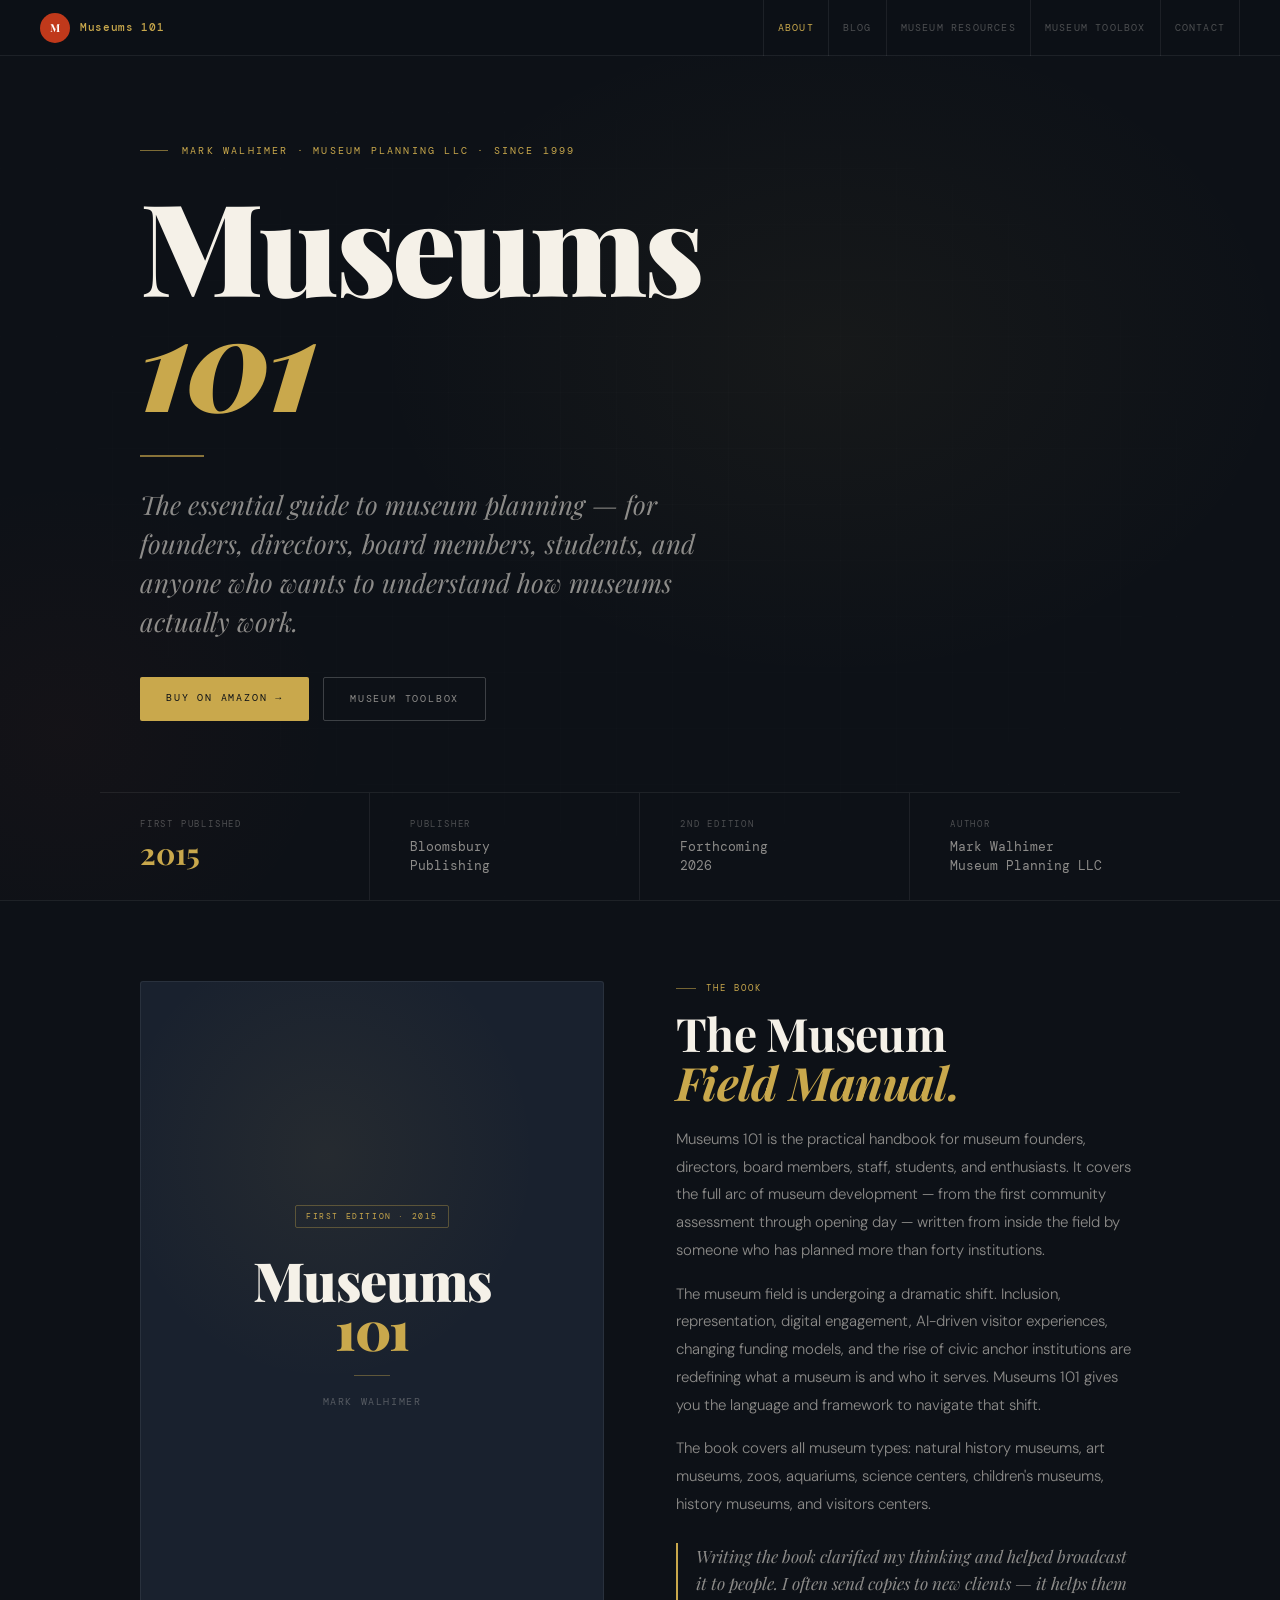
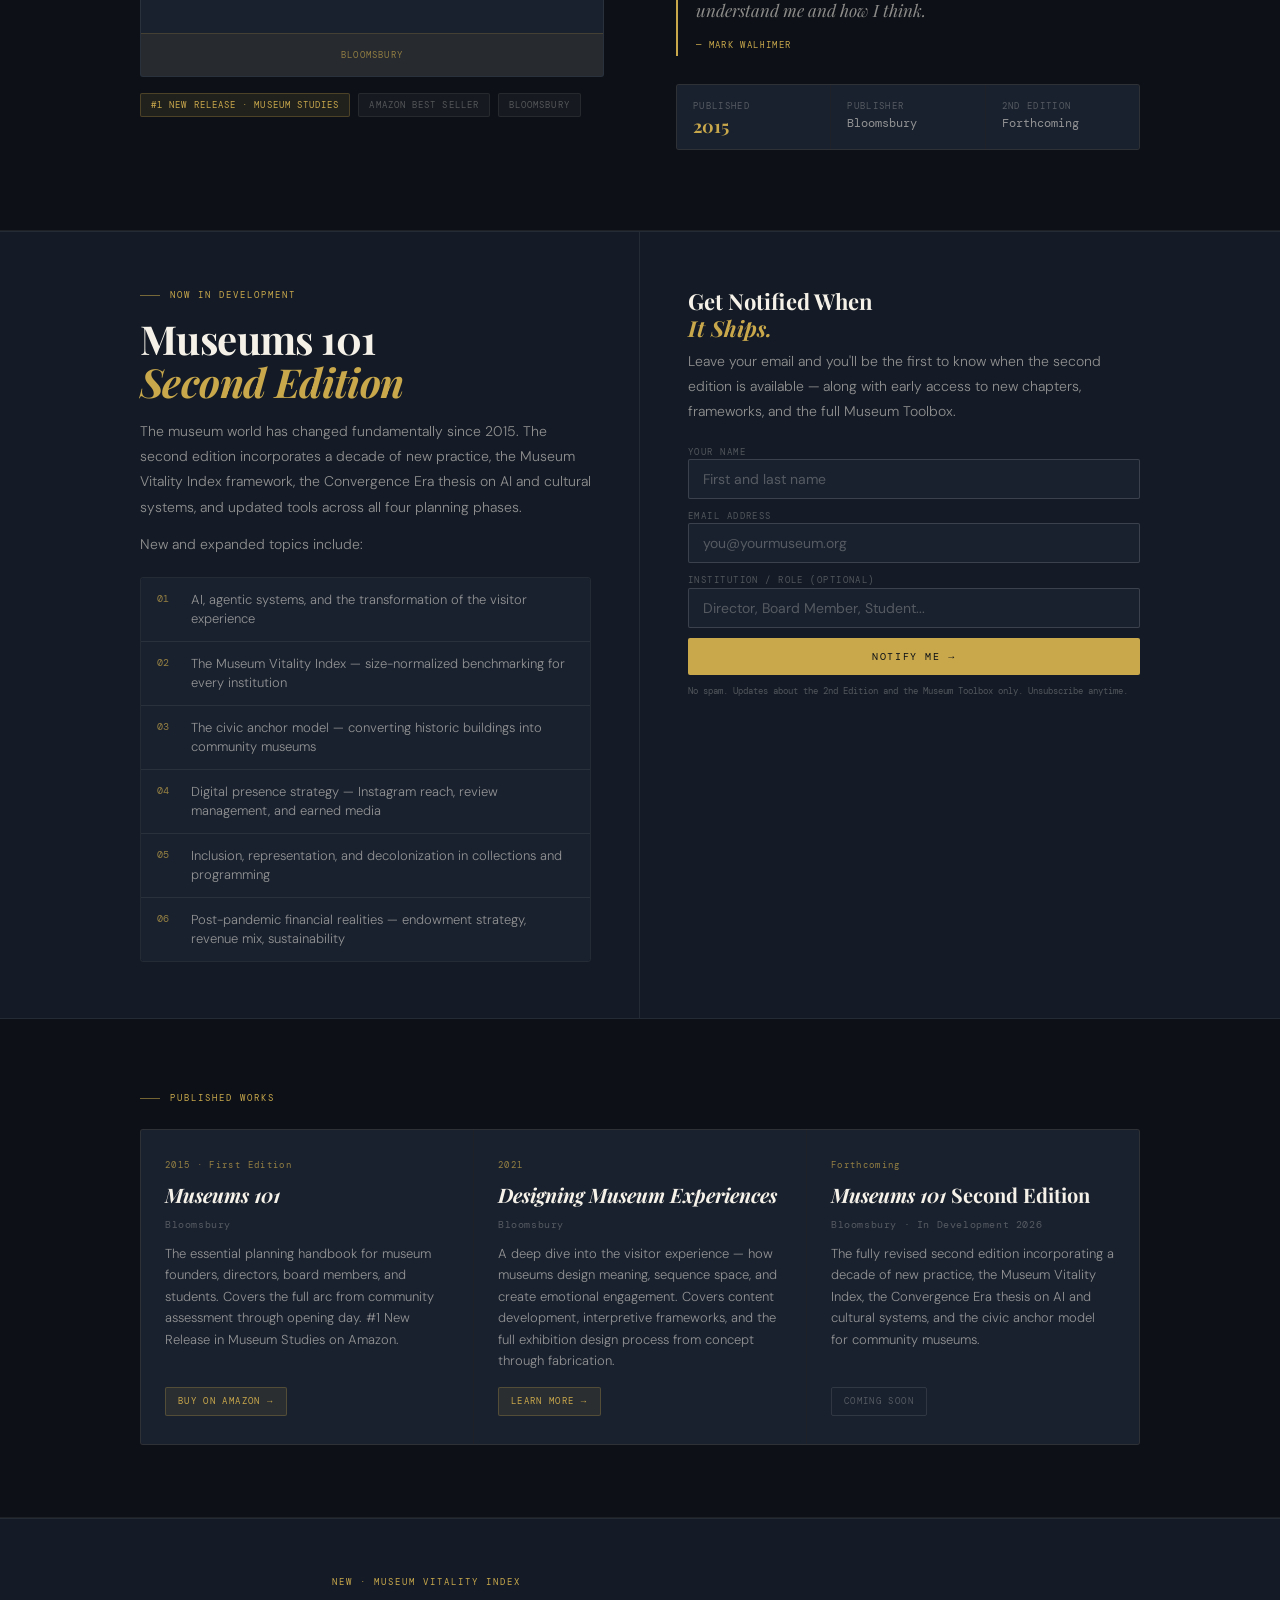
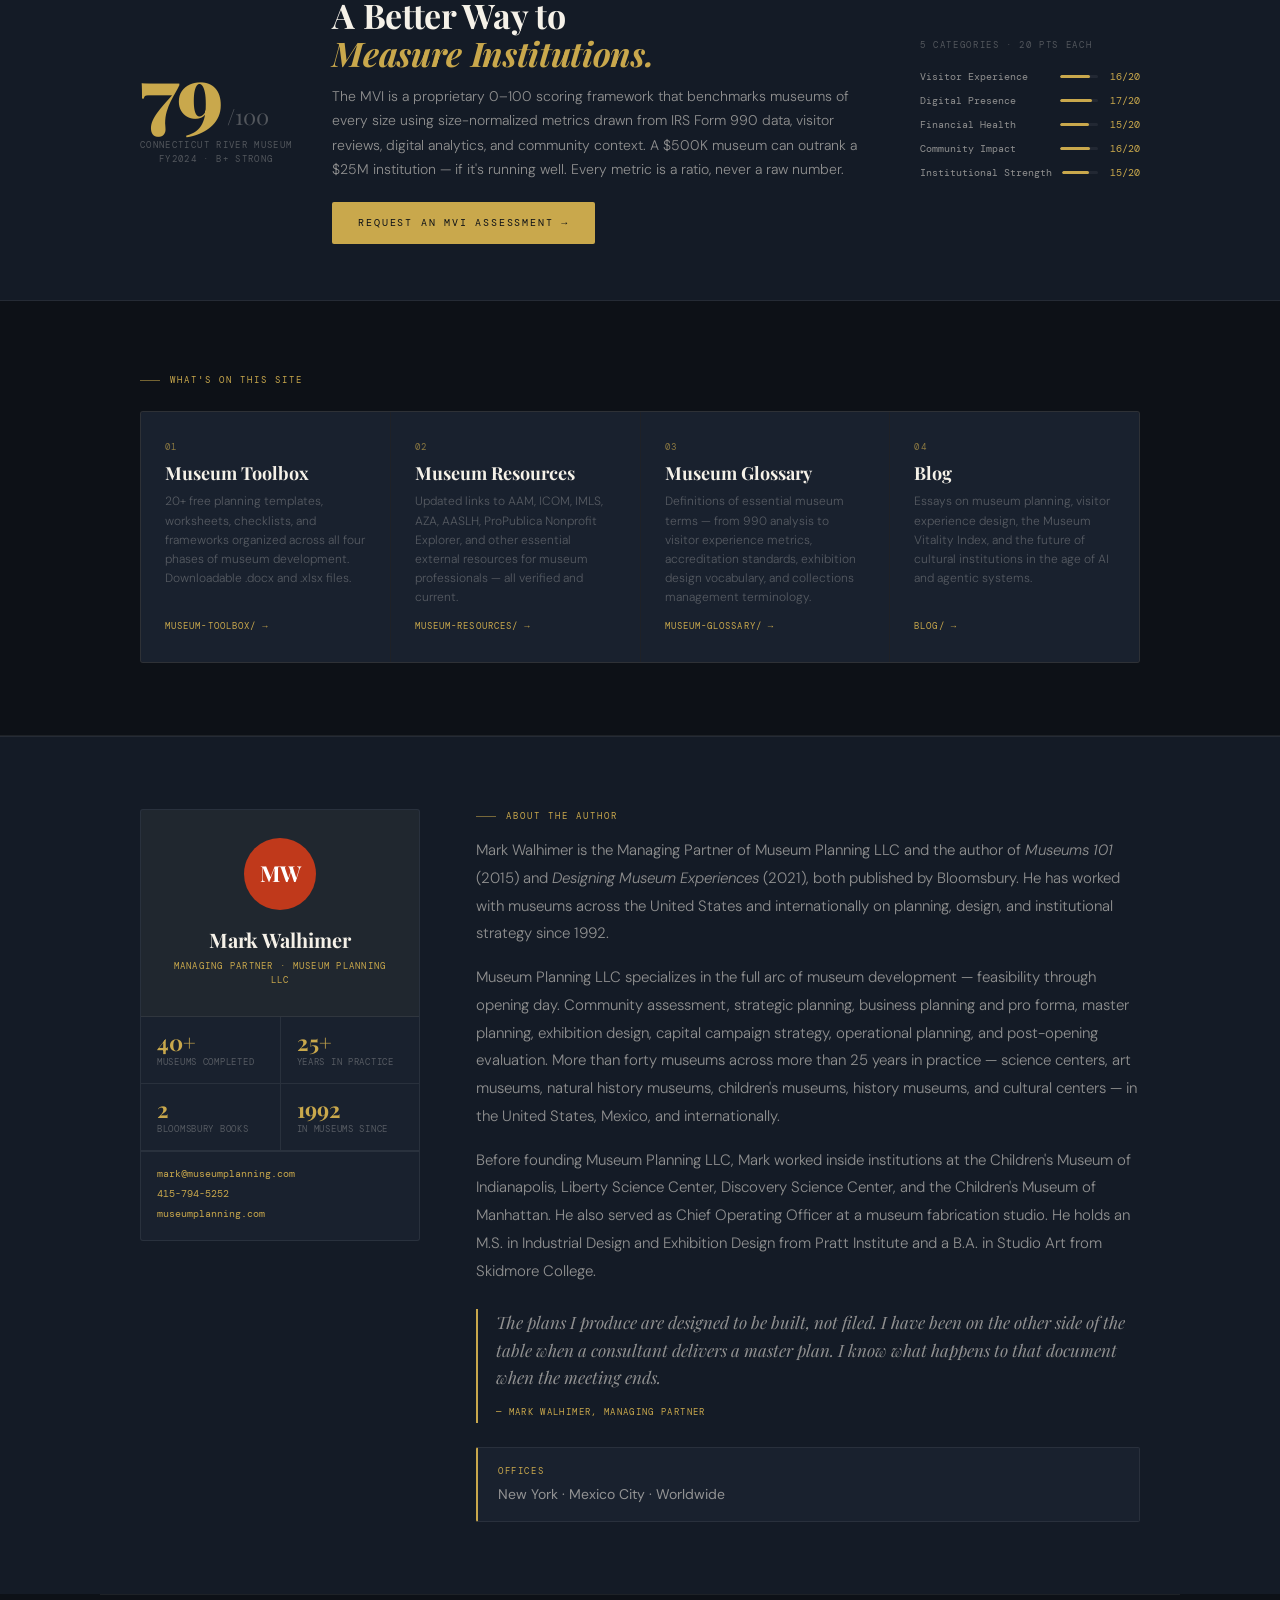
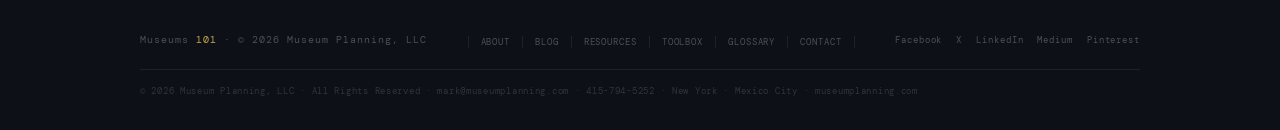
<file: preview/index.html>
<!DOCTYPE html>
<html lang="en">
<head>
<meta charset="UTF-8">
<meta name="viewport" content="width=device-width, initial-scale=1.0">
<meta name="robots" content="noindex, nofollow">
<title>Museums 101 — Museum Planning by Mark Walhimer</title>
<meta name="description" content="Museums 101 by Mark Walhimer — the essential guide to museum planning, from feasibility through opening day. Templates, frameworks, the Museum Vitality Index, and a second edition now in development.">
<meta property="og:title" content="Museums 101 — Museum Planning by Mark Walhimer">
<meta property="og:description" content="The essential guide to museum planning. Templates, frameworks, the Museum Vitality Index. By Mark Walhimer, Museum Planning LLC.">
<meta property="og:url" content="https://www.museums101.com/">
<meta property="og:type" content="website">
<link rel="canonical" href="https://www.museums101.com/">
<link rel="preconnect" href="https://fonts.googleapis.com">
<link rel="preconnect" href="https://fonts.gstatic.com" crossorigin>
<link href="https://fonts.googleapis.com/css2?family=Playfair+Display:ital,wght@0,400;0,700;0,900;1,400;1,700&family=DM+Mono:wght@300;400;500&family=DM+Sans:opsz,wght@9..40,300;9..40,400;9..40,500&display=swap" rel="stylesheet">
<style>
:root {
  --navy:      #0D1117;
  --navy-2:    #141B26;
  --navy-card: #19212E;
  --border:    rgba(255,255,255,0.07);
  --copper:    #C9A84C;
  --copper-lt: #DFC27A;
  --copper-bg: rgba(201,168,76,0.10);
  --rust:      #C0391B;
  --white:     #F5F1E8;
  --dim:       rgba(245,241,232,0.55);
  --muted:     rgba(245,241,232,0.28);
  --serif:     'Playfair Display', Georgia, serif;
  --mono:      'DM Mono', monospace;
  --sans:      'DM Sans', system-ui, sans-serif;
}
*, *::before, *::after { box-sizing: border-box; margin: 0; padding: 0; }
html { scroll-behavior: smooth; }
body {
  background: var(--navy);
  color: var(--white);
  font-family: var(--sans);
  font-size: 16px;
  line-height: 1.6;
  -webkit-font-smoothing: antialiased;
  overflow-x: hidden;
}
a { color: inherit; text-decoration: none; }

/* ── NAV ── */
nav {
  position: sticky; top: 0; z-index: 50;
  display: flex; align-items: center; justify-content: space-between;
  padding: 0 40px; height: 56px;
  background: rgba(13,17,23,0.95);
  backdrop-filter: blur(10px);
  border-bottom: 0.5px solid var(--border);
}
.nav-brand { display: flex; align-items: center; gap: 10px; }
.nav-logo-circle {
  width: 30px; height: 30px; border-radius: 50%;
  background: var(--rust);
  display: flex; align-items: center; justify-content: center;
  font-family: var(--serif); font-size: 11px; font-weight: 700; color: #fff;
}
.nav-site-name { font-family: var(--mono); font-size: 11px; letter-spacing: 0.06em; color: var(--dim); }
.nav-site-name strong { color: var(--copper); font-weight: 500; }
.nav-links { display: flex; gap: 0; list-style: none; }
.nav-links a {
  font-family: var(--mono); font-size: 10px; letter-spacing: 0.12em; text-transform: uppercase;
  color: var(--muted); padding: 0 14px; height: 56px;
  display: flex; align-items: center;
  border-right: 0.5px solid var(--border); transition: color 0.15s, background 0.15s;
}
.nav-links li:first-child a { border-left: 0.5px solid var(--border); }
.nav-links a:hover { color: var(--white); background: rgba(255,255,255,0.03); }
.nav-links a.active { color: var(--copper); }

/* ── HERO ── */
.hero {
  position: relative; overflow: hidden;
  min-height: calc(100vh - 56px);
  display: grid; grid-template-rows: 1fr auto;
}
.hero-glow {
  position: absolute; inset: 0; pointer-events: none;
  background:
    radial-gradient(ellipse 55% 60% at 65% 35%, rgba(201,168,76,0.05) 0%, transparent 65%),
    radial-gradient(ellipse 35% 50% at 5% 80%,  rgba(192,57,27,0.04)  0%, transparent 60%);
}
.hero-grid {
  position: absolute; inset: 0; pointer-events: none;
  background-image:
    linear-gradient(rgba(255,255,255,0.012) 1px, transparent 1px),
    linear-gradient(90deg, rgba(255,255,255,0.012) 1px, transparent 1px);
  background-size: 56px 56px;
  mask-image: radial-gradient(ellipse 85% 85% at 50% 50%, black, transparent);
}
.hero-body {
  position: relative; z-index: 1;
  max-width: 1080px; margin: 0 auto; width: 100%;
  padding: 80px 40px 64px;
  display: flex; flex-direction: column; justify-content: center;
}
.hero-eyebrow {
  font-family: var(--mono); font-size: 10px; letter-spacing: 0.22em; text-transform: uppercase;
  color: var(--copper); margin-bottom: 28px;
  display: flex; align-items: center; gap: 14px;
}
.hero-eyebrow::before {
  content: ''; display: inline-block;
  width: 28px; height: 1px; background: var(--copper); opacity: 0.6;
}
.hero-h1 {
  font-family: var(--serif);
  font-size: clamp(60px, 10vw, 128px);
  font-weight: 900; line-height: 0.9;
  letter-spacing: -0.025em;
  margin-bottom: 10px;
}
.hero-h1 em { color: var(--copper); font-style: italic; }
.hero-rule { width: 64px; height: 2px; background: var(--copper); opacity: 0.65; margin: 28px 0; }
.hero-deck {
  font-family: var(--serif); font-style: italic; font-weight: 400;
  font-size: clamp(18px, 2.4vw, 26px); color: var(--dim);
  max-width: 580px; line-height: 1.5; margin-bottom: 36px;
}
.hero-actions { display: flex; gap: 14px; flex-wrap: wrap; }
.btn-primary {
  font-family: var(--mono); font-size: 10px; letter-spacing: 0.18em; text-transform: uppercase;
  color: var(--navy); background: var(--copper);
  padding: 13px 26px; border-radius: 2px;
  transition: background 0.18s, transform 0.15s; display: inline-block;
}
.btn-primary:hover { background: var(--copper-lt); transform: translateY(-1px); }
.btn-ghost {
  font-family: var(--mono); font-size: 10px; letter-spacing: 0.18em; text-transform: uppercase;
  color: var(--dim); border: 0.5px solid rgba(255,255,255,0.2);
  padding: 13px 26px; border-radius: 2px;
  transition: color 0.18s, border-color 0.18s, transform 0.15s; display: inline-block;
}
.btn-ghost:hover { color: var(--white); border-color: rgba(255,255,255,0.45); transform: translateY(-1px); }
.hero-stats {
  position: relative; z-index: 1;
  max-width: 1080px; margin: 0 auto; width: 100%;
  display: grid; grid-template-columns: repeat(4, 1fr);
  border-top: 0.5px solid var(--border);
}
.hero-stat { padding: 24px 40px; border-right: 0.5px solid var(--border); }
.hero-stat:last-child { border-right: none; }
.hs-lbl { font-family: var(--mono); font-size: 9px; letter-spacing: 0.2em; text-transform: uppercase; color: var(--muted); margin-bottom: 7px; }
.hs-val { font-family: var(--serif); font-size: 30px; font-weight: 700; color: var(--copper); line-height: 1; }
.hs-val.sm { font-family: var(--mono); font-size: 13px; font-weight: 400; color: var(--dim); line-height: 1.45; }

/* ── FULL RULE ── */
.full-rule { border: none; border-top: 0.5px solid var(--border); }

/* ── ABOUT THE BOOK ── */
.book-section {
  max-width: 1080px; margin: 0 auto;
  padding: 80px 40px;
  display: grid; grid-template-columns: 1fr 1fr; gap: 72px; align-items: start;
}
.book-cover-wrap {
  position: relative;
}
.book-cover {
  background: var(--navy-card);
  border: 0.5px solid var(--border);
  border-radius: 3px;
  aspect-ratio: 2/3;
  display: flex; flex-direction: column;
  overflow: hidden; position: relative;
}
.book-cover-shine {
  position: absolute; inset: 0;
  background: radial-gradient(ellipse 70% 50% at 40% 25%, rgba(201,168,76,0.07) 0%, transparent 65%);
}
.book-cover-body {
  flex: 1; display: flex; flex-direction: column;
  align-items: center; justify-content: center;
  padding: 40px 28px; text-align: center; position: relative; z-index: 1;
}
.bc-edition {
  font-family: var(--mono); font-size: 8px; letter-spacing: 0.2em; text-transform: uppercase;
  color: var(--copper); border: 0.5px solid rgba(201,168,76,0.35);
  padding: 4px 10px; border-radius: 2px; margin-bottom: 28px; display: inline-block;
}
.bc-title {
  font-family: var(--serif); font-size: 54px; font-weight: 900;
  line-height: 0.92; letter-spacing: -0.02em; color: var(--white);
}
.bc-num {
  font-family: var(--serif); font-size: 54px; font-weight: 900;
  line-height: 0.92; letter-spacing: -0.02em; color: var(--copper);
  margin-bottom: 20px;
}
.bc-rule { width: 36px; height: 1px; background: var(--copper); opacity: 0.4; margin: 0 auto 18px; }
.bc-author { font-family: var(--mono); font-size: 10px; letter-spacing: 0.16em; text-transform: uppercase; color: var(--muted); }
.book-cover-foot {
  padding: 14px 20px; text-align: center;
  background: rgba(201,168,76,0.08);
  border-top: 0.5px solid rgba(201,168,76,0.18);
  font-family: var(--mono); font-size: 9px; letter-spacing: 0.13em; text-transform: uppercase;
  color: rgba(201,168,76,0.65);
}
.book-badge-row {
  display: flex; gap: 8px; margin-top: 16px; flex-wrap: wrap;
}
.book-badge {
  font-family: var(--mono); font-size: 9px; letter-spacing: 0.12em; text-transform: uppercase;
  padding: 4px 10px; border-radius: 2px;
  background: rgba(255,255,255,0.04); color: var(--muted); border: 0.5px solid var(--border);
}
.book-badge.hi { background: var(--copper-bg); color: var(--copper); border-color: rgba(201,168,76,0.25); }

.book-info-eyebrow {
  font-family: var(--mono); font-size: 9px; letter-spacing: 0.22em; text-transform: uppercase;
  color: var(--copper); margin-bottom: 14px;
  display: flex; align-items: center; gap: 10px;
}
.book-info-eyebrow::before { content: ''; display: block; width: 20px; height: 1px; background: var(--copper); opacity: 0.55; }
.book-info h2 {
  font-family: var(--serif); font-size: clamp(28px, 4vw, 46px); font-weight: 700;
  line-height: 1.05; letter-spacing: -0.015em; margin-bottom: 20px;
}
.book-info h2 em { color: var(--copper); font-style: italic; }
.book-info p {
  font-size: 15px; font-weight: 300; color: var(--dim); line-height: 1.85; margin-bottom: 16px;
}
.book-info blockquote {
  border-left: 2px solid var(--copper); padding-left: 18px; margin: 24px 0;
}
.book-info blockquote p {
  font-family: var(--serif); font-size: 17px; font-style: italic;
  color: var(--dim); line-height: 1.6; margin-bottom: 6px;
}
.book-info blockquote cite {
  font-family: var(--mono); font-size: 9px; letter-spacing: 0.15em;
  text-transform: uppercase; color: var(--copper); font-style: normal;
}
.book-meta {
  margin-top: 28px; display: grid; grid-template-columns: repeat(3, 1fr);
  gap: 1px; background: var(--border);
  border: 0.5px solid var(--border); border-radius: 3px; overflow: hidden;
}
.book-meta-cell { background: var(--navy-card); padding: 14px 16px; }
.bmc-lbl { font-family: var(--mono); font-size: 9px; letter-spacing: 0.15em; text-transform: uppercase; color: var(--muted); margin-bottom: 4px; }
.bmc-val { font-family: var(--serif); font-size: 18px; font-weight: 700; color: var(--copper); line-height: 1; }
.bmc-val.sm { font-family: var(--mono); font-size: 12px; font-weight: 400; color: var(--dim); }

/* ── 2ND EDITION BAND ── */
.edition-band {
  background: var(--navy-2);
  border-top: 0.5px solid var(--border); border-bottom: 0.5px solid var(--border);
}
.edition-inner {
  max-width: 1080px; margin: 0 auto;
  padding: 0 40px;
  display: grid; grid-template-columns: 1fr 1fr; gap: 0;
}
.edition-left {
  padding: 56px 48px 56px 0;
  border-right: 0.5px solid var(--border);
}
.edition-right {
  padding: 56px 0 56px 48px;
}
.edition-eyebrow {
  font-family: var(--mono); font-size: 9px; letter-spacing: 0.22em; text-transform: uppercase;
  color: var(--copper); margin-bottom: 14px;
  display: flex; align-items: center; gap: 10px;
}
.edition-eyebrow::before { content: ''; width: 20px; height: 1px; background: var(--copper); opacity: 0.55; }
.edition-left h2 {
  font-family: var(--serif); font-size: clamp(24px, 3.5vw, 40px); font-weight: 700;
  line-height: 1.08; letter-spacing: -0.015em; margin-bottom: 16px;
}
.edition-left h2 em { color: var(--copper); font-style: italic; }
.edition-left p {
  font-size: 14px; font-weight: 300; color: var(--dim); line-height: 1.8; margin-bottom: 12px;
}
.edition-topics {
  margin-top: 20px; display: flex; flex-direction: column; gap: 0;
  border: 0.5px solid var(--border); border-radius: 3px; overflow: hidden;
}
.edition-topic {
  display: flex; align-items: flex-start; gap: 14px;
  padding: 12px 16px; background: var(--navy-card);
  border-bottom: 0.5px solid var(--border);
}
.edition-topic:last-child { border-bottom: none; }
.et-num { font-family: var(--mono); font-size: 10px; color: var(--copper); opacity: 0.7; min-width: 20px; padding-top: 1px; }
.et-text { font-size: 13px; font-weight: 300; color: var(--dim); line-height: 1.5; }

.edition-right h3 {
  font-family: var(--serif); font-size: 22px; font-weight: 700;
  color: var(--white); margin-bottom: 8px; line-height: 1.2;
}
.edition-right h3 em { color: var(--copper); font-style: italic; }
.edition-right p {
  font-size: 14px; font-weight: 300; color: var(--dim); line-height: 1.8; margin-bottom: 20px;
}
.notify-form { display: flex; flex-direction: column; gap: 10px; }
.notify-label { font-family: var(--mono); font-size: 9px; letter-spacing: 0.16em; text-transform: uppercase; color: var(--muted); }
.notify-input {
  background: var(--navy-card); border: 0.5px solid rgba(255,255,255,0.15);
  border-radius: 2px; padding: 10px 14px;
  font-family: var(--sans); font-size: 14px; color: var(--white);
  outline: none; transition: border-color 0.18s; width: 100%;
}
.notify-input:focus { border-color: rgba(201,168,76,0.5); }
.notify-input::placeholder { color: var(--muted); }
.notify-submit {
  font-family: var(--mono); font-size: 10px; letter-spacing: 0.16em; text-transform: uppercase;
  padding: 12px 24px; background: var(--copper); color: var(--navy);
  border: none; border-radius: 2px; cursor: pointer;
  transition: background 0.18s; width: 100%;
}
.notify-submit:hover { background: var(--copper-lt); }
.notify-note { font-family: var(--mono); font-size: 9px; color: var(--muted); line-height: 1.5; }

/* ── BOOKS SHELF ── */
.books-section {
  max-width: 1080px; margin: 0 auto; padding: 72px 40px;
}
.section-eyebrow {
  font-family: var(--mono); font-size: 9px; letter-spacing: 0.22em; text-transform: uppercase;
  color: var(--copper); margin-bottom: 14px;
  display: flex; align-items: center; gap: 10px;
}
.section-eyebrow::before { content: ''; width: 20px; height: 1px; background: var(--copper); opacity: 0.55; }
.books-grid {
  display: grid; grid-template-columns: repeat(3, 1fr); gap: 1px;
  background: var(--border); border: 0.5px solid var(--border); border-radius: 3px; overflow: hidden;
  margin-top: 24px;
}
.book-card {
  background: var(--navy-card); padding: 28px 24px;
  display: flex; flex-direction: column; gap: 10px;
  transition: background 0.18s;
}
.book-card:hover { background: rgba(255,255,255,0.025); }
.bk-year { font-family: var(--mono); font-size: 9px; letter-spacing: 0.15em; color: var(--copper); opacity: 0.7; }
.bk-title { font-family: var(--serif); font-size: 20px; font-weight: 700; color: var(--white); line-height: 1.2; }
.bk-title em { font-style: italic; }
.bk-pub { font-family: var(--mono); font-size: 10px; color: var(--muted); letter-spacing: 0.06em; }
.bk-desc { font-size: 13px; font-weight: 300; color: var(--dim); line-height: 1.65; flex: 1; }
.bk-action {
  display: inline-block; font-family: var(--mono); font-size: 9px; letter-spacing: 0.15em; text-transform: uppercase;
  padding: 6px 12px; border-radius: 2px; align-self: flex-start; margin-top: 6px;
  background: var(--copper-bg); color: var(--copper); border: 0.5px solid rgba(201,168,76,0.25);
  transition: background 0.18s;
}
.bk-action:hover { background: rgba(201,168,76,0.2); }
.bk-action.ghost {
  background: transparent; color: var(--muted);
  border-color: rgba(255,255,255,0.1); cursor: default;
}

/* ── MVI STRIP ── */
.mvi-strip {
  background: var(--navy-2);
  border-top: 0.5px solid var(--border); border-bottom: 0.5px solid var(--border);
}
.mvi-strip-inner {
  max-width: 1080px; margin: 0 auto; padding: 56px 40px;
  display: grid; grid-template-columns: auto 1fr auto; gap: 40px; align-items: center;
}
.mvi-strip-score { text-align: center; }
.mvi-strip-num {
  font-family: var(--serif); font-size: 80px; font-weight: 900;
  color: var(--copper); line-height: 1; letter-spacing: -0.02em;
}
.mvi-strip-denom { font-family: var(--serif); font-size: 22px; color: var(--muted); }
.mvi-strip-label {
  font-family: var(--mono); font-size: 9px; letter-spacing: 0.15em; text-transform: uppercase;
  color: var(--muted); margin-top: 4px;
}
.mvi-strip-body {}
.mvi-strip-eyebrow {
  font-family: var(--mono); font-size: 9px; letter-spacing: 0.22em; text-transform: uppercase;
  color: var(--copper); margin-bottom: 8px;
}
.mvi-strip-body h2 {
  font-family: var(--serif); font-size: clamp(22px, 3vw, 34px); font-weight: 700;
  line-height: 1.1; letter-spacing: -0.01em; margin-bottom: 12px;
}
.mvi-strip-body h2 em { color: var(--copper); font-style: italic; }
.mvi-strip-body p { font-size: 14px; font-weight: 300; color: var(--dim); line-height: 1.75; }
.mvi-strip-cats {
  display: flex; flex-direction: column; gap: 8px;
  min-width: 220px;
}
.mvi-cat-row {
  display: flex; align-items: center; gap: 10px;
  font-family: var(--mono); font-size: 10px; color: var(--dim);
}
.mvi-cat-bar { flex: 1; height: 3px; background: rgba(255,255,255,0.06); border-radius: 2px; overflow: hidden; }
.mvi-cat-fill { height: 100%; background: var(--copper); border-radius: 2px; }
.mvi-cat-score { font-family: var(--mono); font-size: 10px; color: var(--copper); min-width: 32px; text-align: right; }

/* ── SITE MAP ── */
.sitemap-section {
  max-width: 1080px; margin: 0 auto; padding: 72px 40px;
}
.sitemap-grid {
  margin-top: 24px;
  display: grid; grid-template-columns: repeat(4, 1fr); gap: 1px;
  background: var(--border); border: 0.5px solid var(--border); border-radius: 3px; overflow: hidden;
}
.sitemap-card {
  background: var(--navy-card); padding: 28px 24px;
  display: flex; flex-direction: column; gap: 8px;
  transition: background 0.18s;
}
.sitemap-card:hover { background: rgba(255,255,255,0.025); }
.sc-num { font-family: var(--mono); font-size: 9px; letter-spacing: 0.15em; color: var(--copper); opacity: 0.65; }
.sc-name { font-family: var(--serif); font-size: 18px; font-weight: 700; color: var(--white); line-height: 1.2; }
.sc-desc { font-size: 12px; font-weight: 300; color: var(--muted); line-height: 1.6; flex: 1; }
.sc-link {
  font-family: var(--mono); font-size: 9px; letter-spacing: 0.12em; text-transform: uppercase;
  color: var(--copper); margin-top: 4px; transition: opacity 0.15s;
}
.sc-link:hover { opacity: 0.7; }

/* ── ABOUT MARK ── */
.about-section {
  background: var(--navy-2);
  border-top: 0.5px solid var(--border);
}
.about-inner {
  max-width: 1080px; margin: 0 auto; padding: 72px 40px;
  display: grid; grid-template-columns: 280px 1fr; gap: 56px; align-items: start;
}
.about-card {
  background: var(--navy-card); border: 0.5px solid var(--border); border-radius: 3px; overflow: hidden;
}
.about-card-top {
  padding: 28px 24px; text-align: center;
  background: rgba(201,168,76,0.04);
  border-bottom: 0.5px solid var(--border);
}
.about-avatar {
  width: 72px; height: 72px; border-radius: 50%; background: var(--rust);
  display: flex; align-items: center; justify-content: center;
  font-family: var(--serif); font-size: 22px; font-weight: 700; color: #fff;
  margin: 0 auto 14px;
}
.about-name { font-family: var(--serif); font-size: 20px; font-weight: 700; color: var(--white); margin-bottom: 3px; }
.about-role { font-family: var(--mono); font-size: 9px; letter-spacing: 0.14em; text-transform: uppercase; color: var(--copper); }
.about-stats {
  display: grid; grid-template-columns: 1fr 1fr; gap: 1px;
  background: var(--border);
}
.about-stat { background: var(--navy-card); padding: 14px 16px; }
.as-num { font-family: var(--serif); font-size: 22px; font-weight: 700; color: var(--copper); line-height: 1; }
.as-lbl { font-family: var(--mono); font-size: 9px; letter-spacing: 0.08em; text-transform: uppercase; color: var(--muted); margin-top: 2px; }
.about-contact {
  padding: 14px 16px; grid-column: 1/-1; background: var(--navy-card);
  border-top: 0.5px solid var(--border);
}
.about-contact a {
  font-family: var(--mono); font-size: 10px; color: var(--copper);
  display: block; margin-bottom: 4px; transition: opacity 0.15s;
}
.about-contact a:hover { opacity: 0.7; }
.about-text p { font-size: 15px; font-weight: 300; color: var(--dim); line-height: 1.85; margin-bottom: 16px; }
.about-text blockquote {
  border-left: 2px solid var(--copper); padding-left: 18px; margin: 24px 0;
}
.about-text blockquote p {
  font-family: var(--serif); font-size: 17px; font-style: italic; color: var(--dim); line-height: 1.6; margin-bottom: 6px;
}
.about-text blockquote cite {
  font-family: var(--mono); font-size: 9px; letter-spacing: 0.15em; text-transform: uppercase; color: var(--copper); font-style: normal;
}
.about-offices {
  margin-top: 20px; padding: 16px 20px;
  background: var(--navy-card); border: 0.5px solid var(--border);
  border-left: 2px solid var(--copper); border-radius: 2px;
}
.ao-lbl { font-family: var(--mono); font-size: 9px; letter-spacing: 0.18em; text-transform: uppercase; color: var(--copper); margin-bottom: 5px; }
.ao-val { font-size: 14px; color: var(--dim); }

/* ── FOOTER ── */
footer {
  border-top: 0.5px solid var(--border);
  max-width: 1080px; margin: 0 auto;
  padding: 32px 40px;
  display: flex; align-items: center; justify-content: space-between; gap: 16px; flex-wrap: wrap;
}
.footer-brand { font-family: var(--mono); font-size: 10px; letter-spacing: 0.1em; color: var(--muted); }
.footer-brand strong { color: var(--copper); font-weight: 400; }
.footer-nav { display: flex; gap: 0; list-style: none; }
.footer-nav a {
  font-family: var(--mono); font-size: 9px; letter-spacing: 0.1em; text-transform: uppercase;
  color: var(--muted); padding: 0 12px; border-right: 0.5px solid var(--border);
  transition: color 0.15s;
}
.footer-nav li:first-child a { border-left: 0.5px solid var(--border); }
.footer-nav a:hover { color: var(--copper); }
.footer-social { display: flex; gap: 14px; }
.footer-social a {
  font-family: var(--mono); font-size: 9px; letter-spacing: 0.1em;
  color: var(--muted); transition: color 0.15s;
}
.footer-social a:hover { color: var(--white); }
.footer-copy {
  width: 100%; padding-top: 14px; border-top: 0.5px solid var(--border);
  font-family: var(--mono); font-size: 9px; letter-spacing: 0.08em; color: rgba(255,255,255,0.15);
}

/* ── RESPONSIVE ── */
@media (max-width: 860px) {
  nav { padding: 0 20px; }
  .nav-links { display: none; }
  .hero-body { padding: 56px 20px 48px; }
  .hero-stats { grid-template-columns: 1fr 1fr; }
  .hero-stat { padding: 20px 20px; }
  .book-section { grid-template-columns: 1fr; padding: 56px 20px; gap: 40px; }
  .edition-inner { grid-template-columns: 1fr; }
  .edition-left { padding: 48px 20px 32px; border-right: none; border-bottom: 0.5px solid var(--border); }
  .edition-right { padding: 32px 20px 48px; }
  .books-grid { grid-template-columns: 1fr; }
  .mvi-strip-inner { grid-template-columns: 1fr; gap: 28px; }
  .mvi-strip-cats { min-width: unset; }
  .sitemap-grid { grid-template-columns: 1fr 1fr; }
  .about-inner { grid-template-columns: 1fr; padding: 56px 20px; gap: 36px; }
  .books-section, .sitemap-section { padding: 56px 20px; }
  footer { padding: 24px 20px; flex-direction: column; align-items: flex-start; }
  .footer-nav { flex-wrap: wrap; }
  .mvi-strip-inner { padding: 48px 20px; }
}
@media (max-width: 500px) {
  .hero-stats { grid-template-columns: 1fr 1fr; }
  .sitemap-grid { grid-template-columns: 1fr; }
  .book-meta { grid-template-columns: 1fr 1fr; }
}
</style>
</head>
<body>

<!-- ═══ NAV ═══ -->
<nav>
  <div class="nav-brand">
    <div class="nav-logo-circle">M</div>
    <span class="nav-site-name"><strong>Museums 101</strong></span>
  </div>
  <ul class="nav-links">
    <li><a href="https://www.museums101.com/" class="active">About</a></li>
    <li><a href="https://www.museums101.com/blog/">Blog</a></li>
    <li><a href="https://www.museums101.com/museum-resources/">Museum Resources</a></li>
    <li><a href="https://www.museums101.com/museum-toolbox/">Museum Toolbox</a></li>
    <li><a href="https://www.museums101.com/contact/">Contact</a></li>
  </ul>
</nav>

<!-- ═══ HERO ═══ -->
<section class="hero">
  <div class="hero-glow"></div>
  <div class="hero-grid"></div>
  <div class="hero-body">
    <div class="hero-eyebrow">Mark Walhimer · Museum Planning LLC · Since 1999</div>
    <h1 class="hero-h1">Museums<br><em>101</em></h1>
    <div class="hero-rule"></div>
    <p class="hero-deck">The essential guide to museum planning — for founders, directors, board members, students, and anyone who wants to understand how museums actually work.</p>
    <div class="hero-actions">
      <a href="https://amzn.to/3hwobnv" target="_blank" rel="noopener" class="btn-primary">Buy on Amazon →</a>
      <a href="https://www.museums101.com/museum-toolbox/" class="btn-ghost">Museum Toolbox</a>
    </div>
  </div>
  <div class="hero-stats">
    <div class="hero-stat">
      <div class="hs-lbl">First Published</div>
      <div class="hs-val">2015</div>
    </div>
    <div class="hero-stat">
      <div class="hs-lbl">Publisher</div>
      <div class="hs-val sm">Bloomsbury<br>Publishing</div>
    </div>
    <div class="hero-stat">
      <div class="hs-lbl">2nd Edition</div>
      <div class="hs-val sm">Forthcoming<br>2026</div>
    </div>
    <div class="hero-stat">
      <div class="hs-lbl">Author</div>
      <div class="hs-val sm">Mark Walhimer<br>Museum Planning LLC</div>
    </div>
  </div>
</section>

<hr class="full-rule">

<!-- ═══ ABOUT THE BOOK ═══ -->
<div class="book-section" id="about">
  <div class="book-cover-wrap">
    <div class="book-cover">
      <div class="book-cover-shine"></div>
      <div class="book-cover-body">
        <div class="bc-edition">First Edition · 2015</div>
        <div class="bc-title">Museums</div>
        <div class="bc-num">101</div>
        <div class="bc-rule"></div>
        <div class="bc-author">Mark Walhimer</div>
      </div>
      <div class="book-cover-foot">Bloomsbury</div>
    </div>
    <div class="book-badge-row">
      <div class="book-badge hi">#1 New Release · Museum Studies</div>
      <div class="book-badge">Amazon Best Seller</div>
      <div class="book-badge">Bloomsbury</div>
    </div>
  </div>

  <div class="book-info">
    <div class="book-info-eyebrow">The Book</div>
    <h2>The Museum<br><em>Field Manual.</em></h2>
    <p>Museums 101 is the practical handbook for museum founders, directors, board members, staff, students, and enthusiasts. It covers the full arc of museum development — from the first community assessment through opening day — written from inside the field by someone who has planned more than forty institutions.</p>
    <p>The museum field is undergoing a dramatic shift. Inclusion, representation, digital engagement, AI-driven visitor experiences, changing funding models, and the rise of civic anchor institutions are redefining what a museum is and who it serves. Museums 101 gives you the language and framework to navigate that shift.</p>
    <p>The book covers all museum types: natural history museums, art museums, zoos, aquariums, science centers, children's museums, history museums, and visitors centers.</p>

    <blockquote>
      <p>Writing the book clarified my thinking and helped broadcast it to people. I often send copies to new clients — it helps them understand me and how I think.</p>
      <cite>— Mark Walhimer</cite>
    </blockquote>

    <div class="book-meta">
      <div class="book-meta-cell">
        <div class="bmc-lbl">Published</div>
        <div class="bmc-val">2015</div>
      </div>
      <div class="book-meta-cell">
        <div class="bmc-lbl">Publisher</div>
        <div class="bmc-val sm">Bloomsbury</div>
      </div>
      <div class="book-meta-cell">
        <div class="bmc-lbl">2nd Edition</div>
        <div class="bmc-val sm">Forthcoming</div>
      </div>
    </div>
  </div>
</div>

<hr class="full-rule">

<!-- ═══ 2ND EDITION ═══ -->
<div class="edition-band" id="second-edition">
  <div class="edition-inner">
    <div class="edition-left">
      <div class="edition-eyebrow">Now in Development</div>
      <h2>Museums 101<br><em>Second Edition</em></h2>
      <p>The museum world has changed fundamentally since 2015. The second edition incorporates a decade of new practice, the Museum Vitality Index framework, the Convergence Era thesis on AI and cultural systems, and updated tools across all four planning phases.</p>
      <p>New and expanded topics include:</p>
      <div class="edition-topics">
        <div class="edition-topic">
          <div class="et-num">01</div>
          <div class="et-text">AI, agentic systems, and the transformation of the visitor experience</div>
        </div>
        <div class="edition-topic">
          <div class="et-num">02</div>
          <div class="et-text">The Museum Vitality Index — size-normalized benchmarking for every institution</div>
        </div>
        <div class="edition-topic">
          <div class="et-num">03</div>
          <div class="et-text">The civic anchor model — converting historic buildings into community museums</div>
        </div>
        <div class="edition-topic">
          <div class="et-num">04</div>
          <div class="et-text">Digital presence strategy — Instagram reach, review management, and earned media</div>
        </div>
        <div class="edition-topic">
          <div class="et-num">05</div>
          <div class="et-text">Inclusion, representation, and decolonization in collections and programming</div>
        </div>
        <div class="edition-topic">
          <div class="et-num">06</div>
          <div class="et-text">Post-pandemic financial realities — endowment strategy, revenue mix, sustainability</div>
        </div>
      </div>
    </div>
    <div class="edition-right">
      <h3>Get Notified When<br><em>It Ships.</em></h3>
      <p>Leave your email and you'll be the first to know when the second edition is available — along with early access to new chapters, frameworks, and the full Museum Toolbox.</p>
      <div class="notify-form">
        <div>
          <div class="notify-label">Your Name</div>
          <input type="text" class="notify-input" placeholder="First and last name">
        </div>
        <div>
          <div class="notify-label">Email Address</div>
          <input type="email" class="notify-input" placeholder="you@yourmuseum.org">
        </div>
        <div>
          <div class="notify-label">Institution / Role (optional)</div>
          <input type="text" class="notify-input" placeholder="Director, Board Member, Student...">
        </div>
        <button class="notify-submit" onclick="window.location.href='mailto:mark@museumplanning.com?subject=Museums 101 Second Edition Notification'">Notify Me →</button>
        <div class="notify-note">No spam. Updates about the 2nd Edition and the Museum Toolbox only. Unsubscribe anytime.</div>
      </div>
    </div>
  </div>
</div>

<!-- ═══ BOOKS SHELF ═══ -->
<div class="books-section" id="books">
  <div class="section-eyebrow">Published Works</div>
  <div class="books-grid">
    <div class="book-card">
      <div class="bk-year">2015 · First Edition</div>
      <div class="bk-title"><em>Museums 101</em></div>
      <div class="bk-pub">Bloomsbury</div>
      <div class="bk-desc">The essential planning handbook for museum founders, directors, board members, and students. Covers the full arc from community assessment through opening day. #1 New Release in Museum Studies on Amazon.</div>
      <a href="https://amzn.to/3hwobnv" target="_blank" rel="noopener" class="bk-action">Buy on Amazon →</a>
    </div>
    <div class="book-card">
      <div class="bk-year">2021</div>
      <div class="bk-title"><em>Designing Museum Experiences</em></div>
      <div class="bk-pub">Bloomsbury</div>
      <div class="bk-desc">A deep dive into the visitor experience — how museums design meaning, sequence space, and create emotional engagement. Covers content development, interpretive frameworks, and the full exhibition design process from concept through fabrication.</div>
      <a href="https://www.museum-experiences.com/" target="_blank" rel="noopener" class="bk-action">Learn More →</a>
    </div>
    <div class="book-card">
      <div class="bk-year">Forthcoming</div>
      <div class="bk-title"><em>Museums 101</em> Second Edition</div>
      <div class="bk-pub">Bloomsbury · In Development 2026</div>
      <div class="bk-desc">The fully revised second edition incorporating a decade of new practice, the Museum Vitality Index, the Convergence Era thesis on AI and cultural systems, and the civic anchor model for community museums.</div>
      <div class="bk-action ghost">Coming Soon</div>
    </div>
  </div>
</div>

<hr class="full-rule">

<!-- ═══ MVI STRIP ═══ -->
<div class="mvi-strip" id="mvi">
  <div class="mvi-strip-inner">
    <div class="mvi-strip-score">
      <div style="display:flex;align-items:baseline;gap:4px;">
        <div class="mvi-strip-num">79</div>
        <div class="mvi-strip-denom">/100</div>
      </div>
      <div class="mvi-strip-label">Connecticut River Museum<br>FY2024 · B+ Strong</div>
    </div>
    <div class="mvi-strip-body">
      <div class="mvi-strip-eyebrow">New · Museum Vitality Index</div>
      <h2>A Better Way to<br><em>Measure Institutions.</em></h2>
      <p>The MVI is a proprietary 0–100 scoring framework that benchmarks museums of every size using size-normalized metrics drawn from IRS Form 990 data, visitor reviews, digital analytics, and community context. A $500K museum can outrank a $25M institution — if it's running well. Every metric is a ratio, never a raw number.</p>
      <a href="mailto:mark@museumplanning.com?subject=MVI Assessment Request" class="btn-primary" style="margin-top:20px;display:inline-block;">Request an MVI Assessment →</a>
    </div>
    <div class="mvi-strip-cats">
      <div style="font-family:var(--mono);font-size:9px;letter-spacing:0.18em;text-transform:uppercase;color:var(--muted);margin-bottom:8px;">5 Categories · 20 pts each</div>
      <div class="mvi-cat-row">
        <span style="min-width:130px;font-size:10px;">Visitor Experience</span>
        <div class="mvi-cat-bar"><div class="mvi-cat-fill" style="width:80%"></div></div>
        <span class="mvi-cat-score">16/20</span>
      </div>
      <div class="mvi-cat-row">
        <span style="min-width:130px;font-size:10px;">Digital Presence</span>
        <div class="mvi-cat-bar"><div class="mvi-cat-fill" style="width:85%"></div></div>
        <span class="mvi-cat-score">17/20</span>
      </div>
      <div class="mvi-cat-row">
        <span style="min-width:130px;font-size:10px;">Financial Health</span>
        <div class="mvi-cat-bar"><div class="mvi-cat-fill" style="width:75%"></div></div>
        <span class="mvi-cat-score">15/20</span>
      </div>
      <div class="mvi-cat-row">
        <span style="min-width:130px;font-size:10px;">Community Impact</span>
        <div class="mvi-cat-bar"><div class="mvi-cat-fill" style="width:80%"></div></div>
        <span class="mvi-cat-score">16/20</span>
      </div>
      <div class="mvi-cat-row">
        <span style="min-width:130px;font-size:10px;">Institutional Strength</span>
        <div class="mvi-cat-bar"><div class="mvi-cat-fill" style="width:75%"></div></div>
        <span class="mvi-cat-score">15/20</span>
      </div>
    </div>
  </div>
</div>

<!-- ═══ SITE MAP ═══ -->
<div class="sitemap-section" id="site">
  <div class="section-eyebrow">What's on This Site</div>
  <div class="sitemap-grid">
    <a href="https://www.museums101.com/museum-toolbox/" class="sitemap-card">
      <div class="sc-num">01</div>
      <div class="sc-name">Museum Toolbox</div>
      <div class="sc-desc">20+ free planning templates, worksheets, checklists, and frameworks organized across all four phases of museum development. Downloadable .docx and .xlsx files.</div>
      <div class="sc-link">museum-toolbox/ →</div>
    </a>
    <a href="https://www.museums101.com/museum-resources/" class="sitemap-card">
      <div class="sc-num">02</div>
      <div class="sc-name">Museum Resources</div>
      <div class="sc-desc">Updated links to AAM, ICOM, IMLS, AZA, AASLH, ProPublica Nonprofit Explorer, and other essential external resources for museum professionals — all verified and current.</div>
      <div class="sc-link">museum-resources/ →</div>
    </a>
    <a href="https://www.museums101.com/museum-glossary/" class="sitemap-card">
      <div class="sc-num">03</div>
      <div class="sc-name">Museum Glossary</div>
      <div class="sc-desc">Definitions of essential museum terms — from 990 analysis to visitor experience metrics, accreditation standards, exhibition design vocabulary, and collections management terminology.</div>
      <div class="sc-link">museum-glossary/ →</div>
    </a>
    <a href="https://www.museums101.com/blog/" class="sitemap-card">
      <div class="sc-num">04</div>
      <div class="sc-name">Blog</div>
      <div class="sc-desc">Essays on museum planning, visitor experience design, the Museum Vitality Index, and the future of cultural institutions in the age of AI and agentic systems.</div>
      <div class="sc-link">blog/ →</div>
    </a>
  </div>
</div>

<hr class="full-rule">

<!-- ═══ ABOUT MARK ═══ -->
<div class="about-section" id="mark">
  <div class="about-inner">
    <div>
      <div class="about-card">
        <div class="about-card-top">
          <div class="about-avatar">MW</div>
          <div class="about-name">Mark Walhimer</div>
          <div class="about-role">Managing Partner · Museum Planning LLC</div>
        </div>
        <div class="about-stats">
          <div class="about-stat">
            <div class="as-num">40+</div>
            <div class="as-lbl">Museums Completed</div>
          </div>
          <div class="about-stat">
            <div class="as-num">25+</div>
            <div class="as-lbl">Years in Practice</div>
          </div>
          <div class="about-stat">
            <div class="as-num">2</div>
            <div class="as-lbl">Bloomsbury Books</div>
          </div>
          <div class="about-stat">
            <div class="as-num">1992</div>
            <div class="as-lbl">In Museums Since</div>
          </div>
          <div class="about-contact" style="grid-column:1/-1">
            <a href="mailto:mark@museumplanning.com">mark@museumplanning.com</a>
            <a href="tel:4157945252">415-794-5252</a>
            <a href="https://museumplanning.com" target="_blank">museumplanning.com</a>
          </div>
        </div>
      </div>
    </div>
    <div class="about-text">
      <div class="section-eyebrow">About the Author</div>
      <p>Mark Walhimer is the Managing Partner of Museum Planning LLC and the author of <em>Museums 101</em> (2015) and <em>Designing Museum Experiences</em> (2021), both published by Bloomsbury. He has worked with museums across the United States and internationally on planning, design, and institutional strategy since 1992.</p>
      <p>Museum Planning LLC specializes in the full arc of museum development — feasibility through opening day. Community assessment, strategic planning, business planning and pro forma, master planning, exhibition design, capital campaign strategy, operational planning, and post-opening evaluation. More than forty museums across more than 25 years in practice — science centers, art museums, natural history museums, children's museums, history museums, and cultural centers — in the United States, Mexico, and internationally.</p>
      <p>Before founding Museum Planning LLC, Mark worked inside institutions at the Children's Museum of Indianapolis, Liberty Science Center, Discovery Science Center, and the Children's Museum of Manhattan. He also served as Chief Operating Officer at a museum fabrication studio. He holds an M.S. in Industrial Design and Exhibition Design from Pratt Institute and a B.A. in Studio Art from Skidmore College.</p>

      <blockquote>
        <p>The plans I produce are designed to be built, not filed. I have been on the other side of the table when a consultant delivers a master plan. I know what happens to that document when the meeting ends.</p>
        <cite>— Mark Walhimer, Managing Partner</cite>
      </blockquote>

      <div class="about-offices">
        <div class="ao-lbl">Offices</div>
        <div class="ao-val">New York · Mexico City · Worldwide</div>
      </div>
    </div>
  </div>
</div>

<!-- ═══ FOOTER ═══ -->
<footer>
  <div class="footer-brand">Museums <strong>101</strong> · © 2026 Museum Planning, LLC</div>
  <ul class="footer-nav">
    <li><a href="https://www.museums101.com/">About</a></li>
    <li><a href="https://www.museums101.com/blog/">Blog</a></li>
    <li><a href="https://www.museums101.com/museum-resources/">Resources</a></li>
    <li><a href="https://www.museums101.com/museum-toolbox/">Toolbox</a></li>
    <li><a href="https://www.museums101.com/museum-glossary/">Glossary</a></li>
    <li><a href="https://www.museums101.com/contact/">Contact</a></li>
  </ul>
  <div class="footer-social">
    <a href="https://www.facebook.com/museums101" target="_blank" rel="noopener">Facebook</a>
    <a href="https://twitter.com/museums101" target="_blank" rel="noopener">X</a>
    <a href="https://www.linkedin.com/in/walhimer" target="_blank" rel="noopener">LinkedIn</a>
    <a href="https://museumplanning.medium.com" target="_blank" rel="noopener">Medium</a>
    <a href="https://www.pinterest.com/museumplanning/" target="_blank" rel="noopener">Pinterest</a>
  </div>
  <div class="footer-copy">© 2026 Museum Planning, LLC · All Rights Reserved · mark@museumplanning.com · 415-794-5252 · New York · Mexico City · museumplanning.com</div>
</footer>

</body>
</html>
</file>
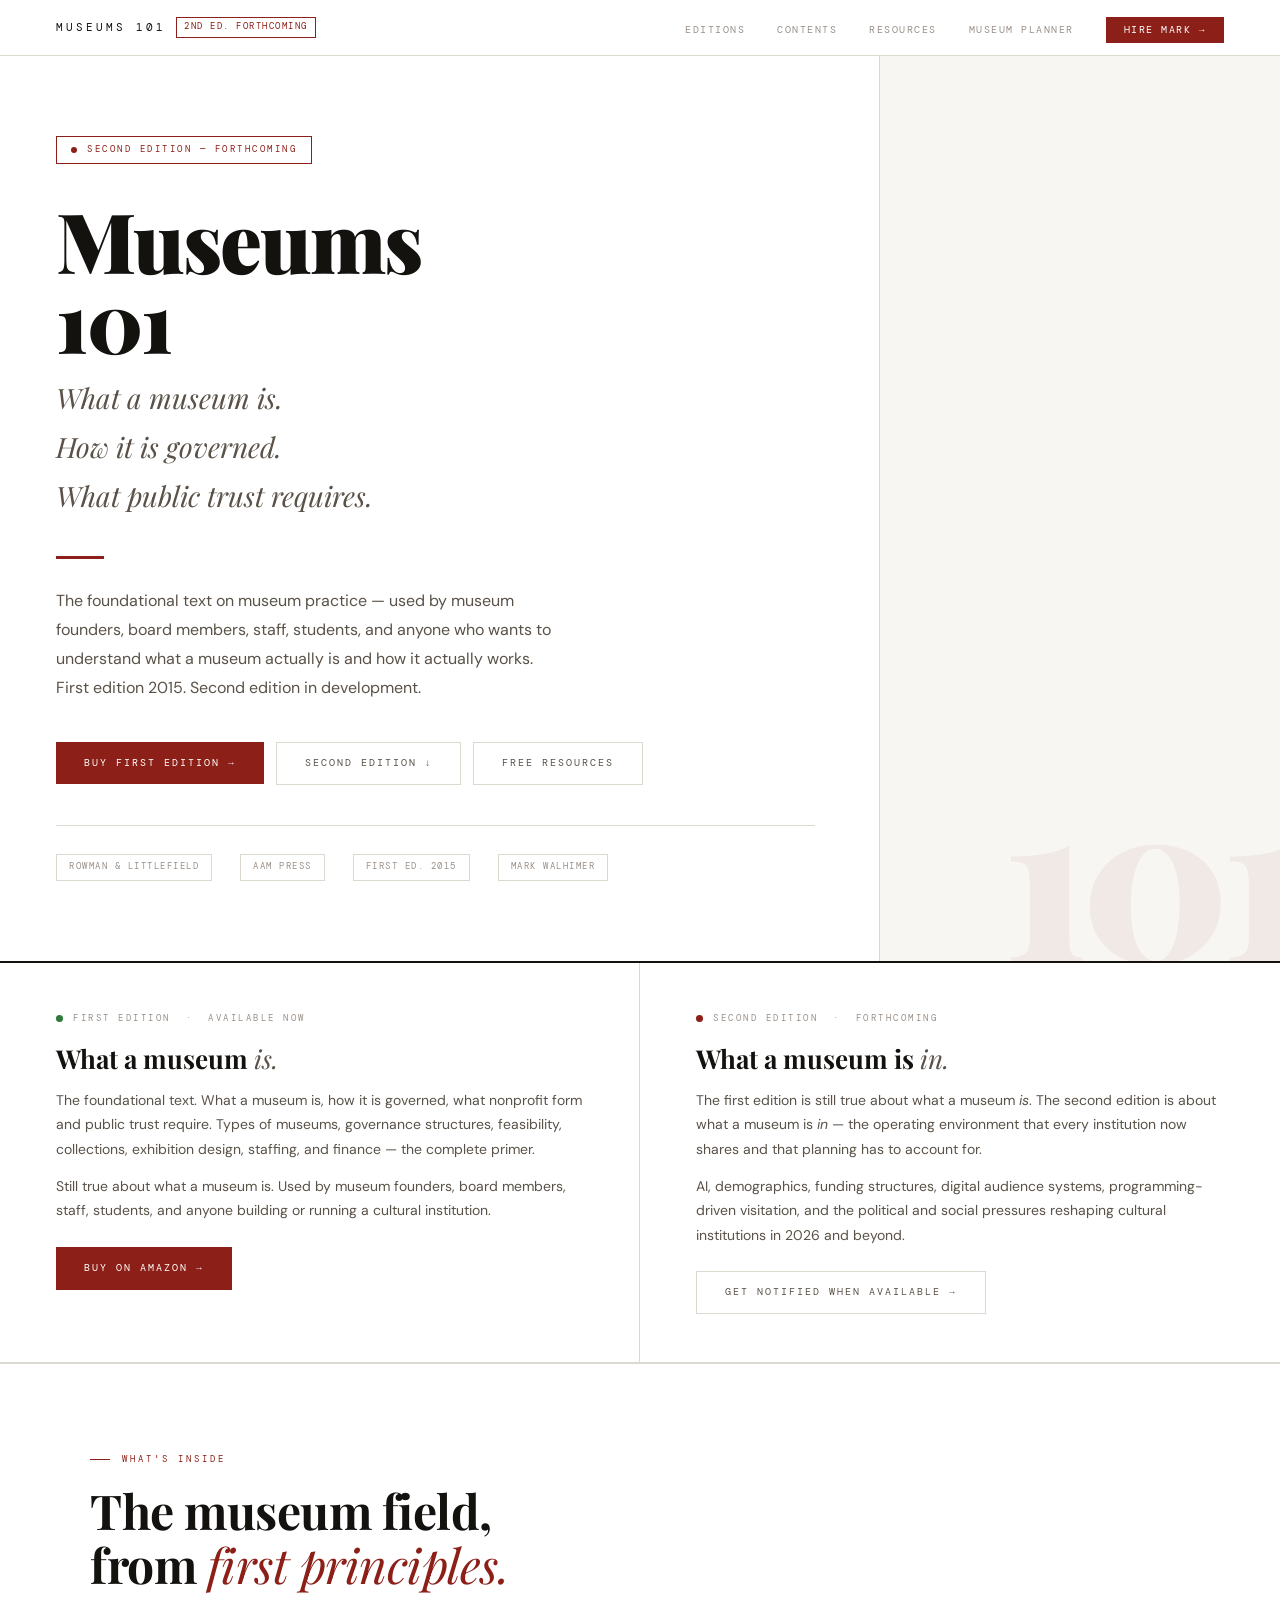
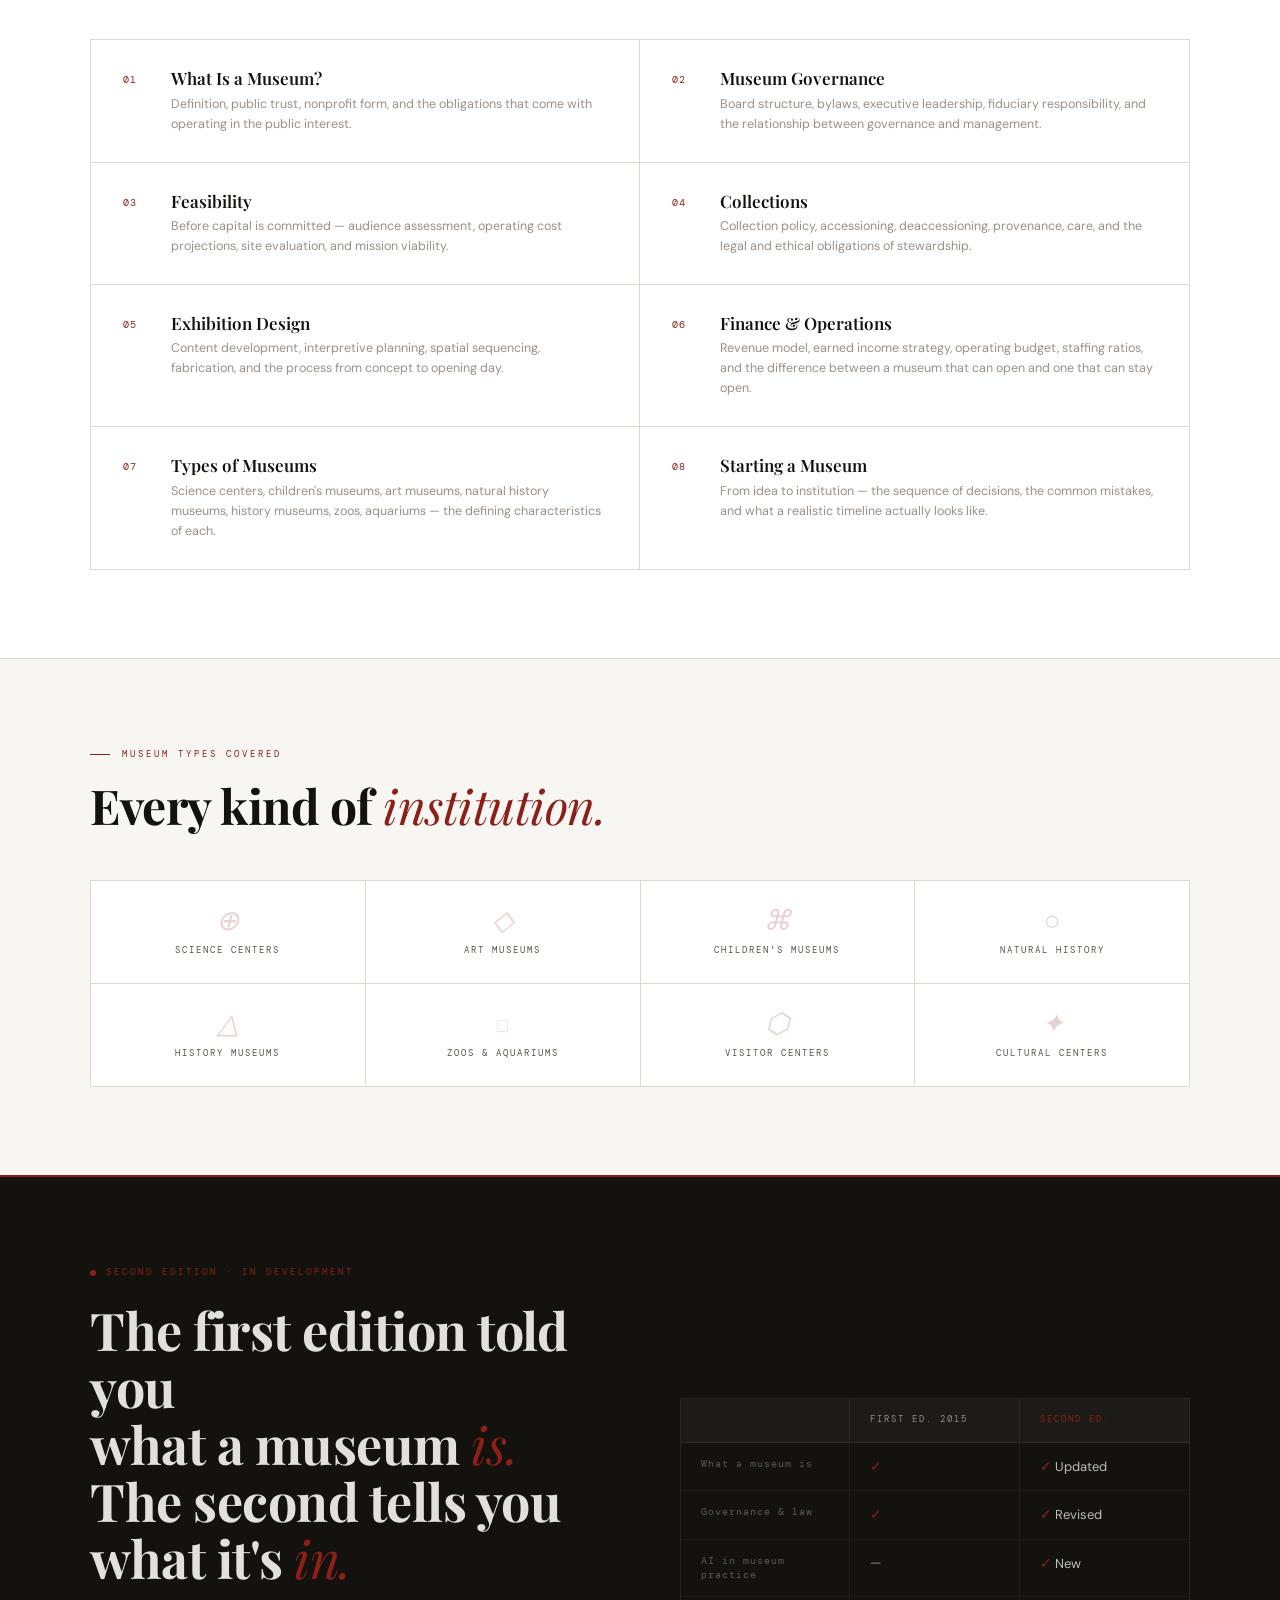
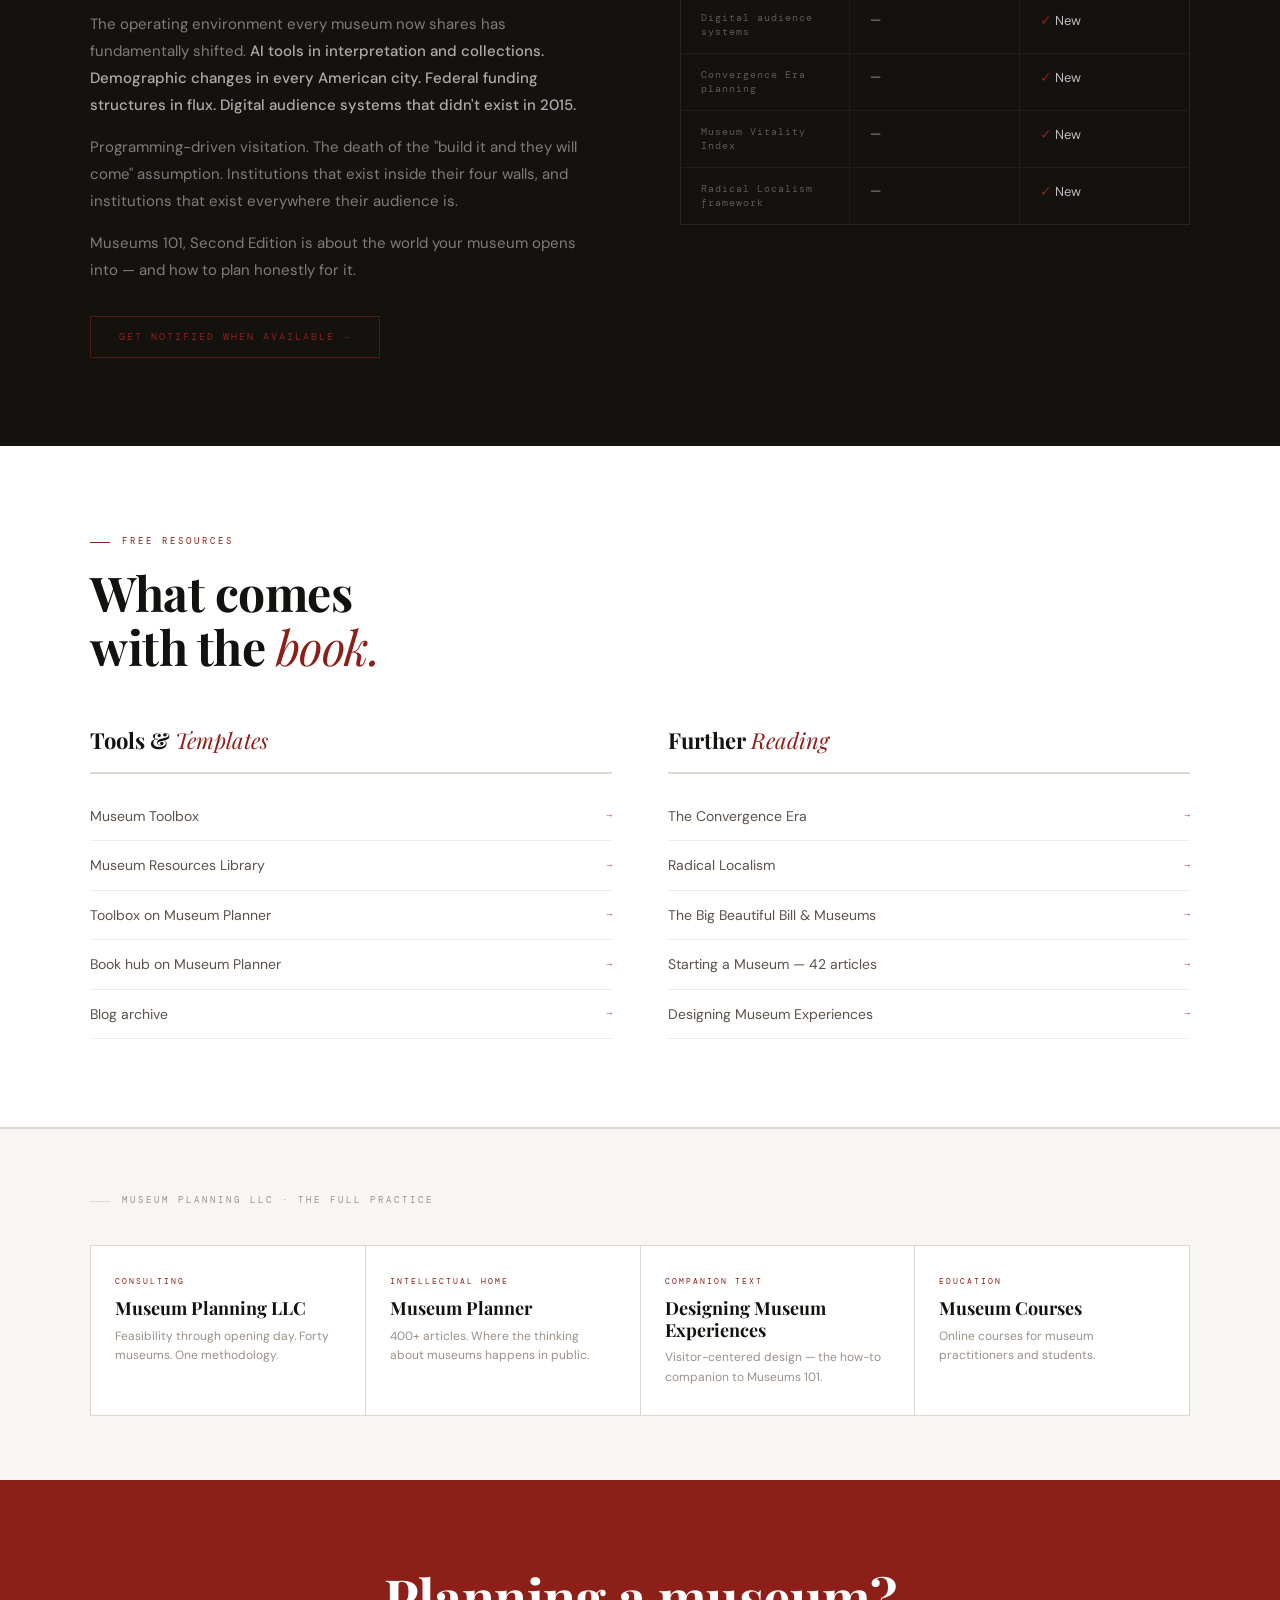
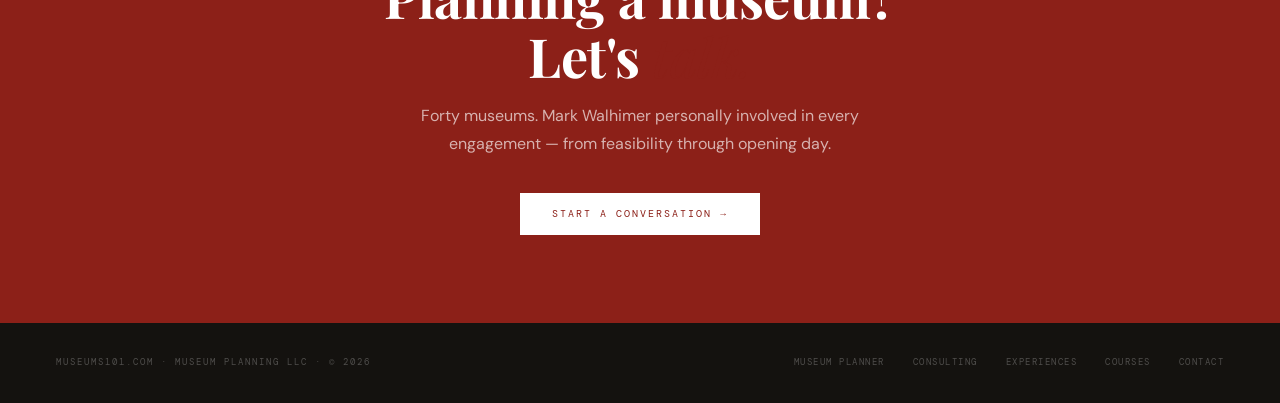
<file: museums101-landing.html>
<!DOCTYPE html>
<html lang="en">
<head>
<meta charset="UTF-8">
<meta name="viewport" content="width=device-width, initial-scale=1.0">
<title>Museums 101 — Mark Walhimer</title>
<meta name="description" content="Museums 101 by Mark Walhimer — the foundational text on what a museum is, how it is governed, and what public trust requires. First edition 2015. Second edition forthcoming.">
<link rel="canonical" href="https://www.museums101.com/">
<link href="https://fonts.googleapis.com/css2?family=Playfair+Display:ital,wght@0,400;0,600;0,700;0,900;1,400;1,700&family=DM+Sans:opsz,wght@9..40,300;9..40,400;9..40,500&family=DM+Mono:wght@300;400;500&display=swap" rel="stylesheet">
<style>
:root {
  --white:   #ffffff;
  --off:     #f8f6f3;
  --pale:    #f0ece6;
  --rule:    #ddd8d0;
  --ink:     #14120f;
  --mid:     #5a5248;
  --muted:   #9a9088;
  --red:     #8c2018;
  --red-dk:  #6e180f;
  --serif:   'Playfair Display', Georgia, serif;
  --sans:    'DM Sans', sans-serif;
  --mono:    'DM Mono', monospace;
}

*, *::before, *::after { box-sizing: border-box; margin: 0; padding: 0; }
html { scroll-behavior: smooth; }
body {
  font-family: var(--sans);
  background: var(--white);
  color: var(--ink);
  font-size: 16px;
  line-height: 1.75;
  -webkit-font-smoothing: antialiased;
}

/* ── NAV ── */
nav {
  position: sticky; top: 0; z-index: 100;
  background: rgba(255,255,255,.97);
  backdrop-filter: blur(8px);
  border-bottom: 1px solid var(--rule);
  padding: 0 56px; height: 56px;
  display: flex; align-items: center; justify-content: space-between;
}
.nav-logo {
  font-family: var(--mono); font-size: 11px; letter-spacing: 3px;
  text-transform: uppercase; color: var(--ink); text-decoration: none;
  display: flex; align-items: center; gap: 10px;
}
.nav-logo-ed {
  font-size: 8.5px; letter-spacing: 1.5px; color: var(--red);
  border: 1px solid var(--red); padding: 2px 7px;
}
.nav-links { display: flex; gap: 32px; list-style: none; align-items: center; }
.nav-links a {
  font-family: var(--mono); font-size: 9.5px; letter-spacing: 1.5px;
  text-transform: uppercase; color: var(--muted); text-decoration: none;
  transition: color .2s;
}
.nav-links a:hover { color: var(--red); }
.nav-links .cta {
  background: var(--red); color: white !important;
  padding: 7px 18px; transition: background .2s;
}
.nav-links .cta:hover { background: var(--red-dk) !important; }

/* ── HERO ── */
.hero {
  display: grid; grid-template-columns: 1fr 400px;
  min-height: 90vh;
  border-bottom: 2px solid var(--ink);
}

/* left: text */
.hero-text {
  padding: 80px 64px 80px 56px;
  border-right: 1px solid var(--rule);
  display: flex; flex-direction: column; justify-content: center;
}

.edition-badge {
  display: inline-flex; align-items: center; gap: 10px;
  font-family: var(--mono); font-size: 9px; letter-spacing: 2.5px;
  text-transform: uppercase; color: var(--red);
  border: 1px solid var(--red); padding: 5px 14px;
  margin-bottom: 36px;
  animation: fadeUp .6s .05s both;
  width: fit-content;
}
.edition-badge::before {
  content: ''; width: 6px; height: 6px;
  background: var(--red); border-radius: 50%;
  animation: pulse 2s ease-in-out infinite;
}
@keyframes pulse {
  0%, 100% { opacity: 1; } 50% { opacity: .3; }
}

h1 {
  font-family: var(--serif);
  font-size: clamp(52px, 6.5vw, 88px);
  font-weight: 900; line-height: .97;
  color: var(--ink); letter-spacing: -2px;
  margin-bottom: 12px;
  animation: fadeUp .6s .15s both;
}

.h1-sub {
  font-family: var(--serif); font-size: clamp(18px, 2.5vw, 28px);
  font-weight: 400; font-style: italic;
  color: var(--mid); margin-bottom: 36px;
  animation: fadeUp .6s .2s both;
}

.hero-rule {
  width: 48px; height: 3px; background: var(--red);
  margin-bottom: 28px;
  animation: fadeUp .6s .25s both;
}

.hero-desc {
  font-size: 16px; color: var(--mid);
  line-height: 1.8; max-width: 500px;
  margin-bottom: 40px;
  animation: fadeUp .6s .3s both;
}

.hero-actions {
  display: flex; gap: 12px; flex-wrap: wrap;
  animation: fadeUp .6s .35s both;
}
.btn-red {
  display: inline-block; text-decoration: none;
  font-family: var(--mono); font-size: 9.5px; letter-spacing: 2px;
  text-transform: uppercase;
  background: var(--red); color: white;
  padding: 13px 28px; transition: background .2s;
}
.btn-red:hover { background: var(--red-dk); }
.btn-outline {
  display: inline-block; text-decoration: none;
  font-family: var(--mono); font-size: 9.5px; letter-spacing: 2px;
  text-transform: uppercase;
  border: 1px solid var(--rule); color: var(--mid);
  padding: 12px 28px; transition: all .2s;
}
.btn-outline:hover { border-color: var(--red); color: var(--red); }

.pub-strip {
  margin-top: 40px; padding-top: 28px;
  border-top: 1px solid var(--rule);
  display: flex; gap: 28px; flex-wrap: wrap;
  animation: fadeUp .6s .45s both;
}
.pub-tag {
  font-family: var(--mono); font-size: 8.5px; letter-spacing: 1.5px;
  text-transform: uppercase; color: var(--muted);
  border: 1px solid var(--rule); padding: 5px 12px;
}

/* right: book visual */
.hero-book {
  background: var(--off);
  display: flex; align-items: center; justify-content: center;
  padding: 60px 48px;
  animation: fadeUp .7s .1s both;
  position: relative; overflow: hidden;
}
.hero-book::before {
  content: '101';
  position: absolute;
  font-family: var(--serif); font-size: 220px; font-weight: 900;
  color: rgba(140,32,24,.06); line-height: 1;
  right: -20px; bottom: -20px; letter-spacing: -8px;
  pointer-events: none;
}

.book-spine-wrap {
  display: flex; gap: 0; align-items: flex-end;
  filter: drop-shadow(-12px 12px 32px rgba(20,18,15,.2));
}

/* CSS book — 1st edition */
.book-1 {
  width: 240px;
  background: linear-gradient(160deg, #1e2a4a 0%, #14203c 100%);
  border-left: 6px solid #4a6ab0;
  padding: 40px 28px 40px 32px;
  display: flex; flex-direction: column; justify-content: space-between;
  position: relative; overflow: hidden;
  transform: perspective(600px) rotateY(4deg);
}
.book-1::after {
  content: '';
  position: absolute; top: 0; right: 0; bottom: 0; width: 8px;
  background: linear-gradient(to right, transparent, rgba(255,255,255,.04));
}
.b1-top { }
.b1-num {
  font-family: var(--serif); font-size: 68px; font-weight: 900;
  color: rgba(255,255,255,.12); line-height: 1; letter-spacing: -3px;
  margin-bottom: 16px;
}
.b1-title {
  font-family: var(--serif); font-size: 22px; font-weight: 700;
  color: rgba(255,255,255,.9); line-height: 1.15;
}
.b1-subtitle {
  font-family: var(--mono); font-size: 8px; letter-spacing: 2px;
  text-transform: uppercase; color: rgba(255,255,255,.35);
  margin-top: 10px; line-height: 1.6;
}
.b1-author {
  font-family: var(--mono); font-size: 9px; letter-spacing: 1.5px;
  text-transform: uppercase; color: rgba(255,255,255,.4);
}
.b1-year {
  font-family: var(--mono); font-size: 8px; letter-spacing: 1.5px;
  color: rgba(74,106,176,.8); margin-top: 4px;
}

/* 2nd edition — angled, partially visible */
.book-2-wrap {
  position: relative; margin-left: -30px;
}
.book-2 {
  width: 240px;
  background: linear-gradient(160deg, #3d1008 0%, #2a0a06 100%);
  border-left: 6px solid var(--red);
  padding: 40px 28px 40px 32px;
  display: flex; flex-direction: column; justify-content: space-between;
  position: relative; overflow: hidden;
  transform: perspective(600px) rotateY(-3deg) translateX(10px);
  box-shadow: -4px 0 24px rgba(140,32,24,.2);
  z-index: 2;
}
.book-2::after {
  content: '';
  position: absolute; top: 0; right: 0; bottom: 0; width: 8px;
  background: linear-gradient(to right, transparent, rgba(255,255,255,.04));
}
.b2-badge {
  display: inline-block;
  font-family: var(--mono); font-size: 7.5px; letter-spacing: 2px;
  text-transform: uppercase; color: var(--red);
  border: 1px solid rgba(140,32,24,.5); padding: 3px 8px;
  margin-bottom: 14px; width: fit-content;
}
.b2-num {
  font-family: var(--serif); font-size: 68px; font-weight: 900;
  color: rgba(255,255,255,.1); line-height: 1; letter-spacing: -3px;
  margin-bottom: 16px;
}
.b2-title {
  font-family: var(--serif); font-size: 22px; font-weight: 700;
  color: rgba(255,255,255,.9); line-height: 1.15;
}
.b2-subtitle {
  font-family: var(--mono); font-size: 8px; letter-spacing: 2px;
  text-transform: uppercase; color: rgba(255,255,255,.35);
  margin-top: 10px; line-height: 1.6;
}
.b2-author {
  font-family: var(--mono); font-size: 9px; letter-spacing: 1.5px;
  text-transform: uppercase; color: rgba(255,255,255,.4);
}
.b2-coming {
  font-family: var(--mono); font-size: 8px; letter-spacing: 1.5px;
  color: var(--red); margin-top: 4px;
}

/* ── EDITION STRIP ── */
.edition-strip {
  display: grid; grid-template-columns: 1fr 1fr;
  border-bottom: 2px solid var(--rule);
}
.ed-panel {
  padding: 48px 56px;
  border-right: 1px solid var(--rule);
}
.ed-panel:last-child { border-right: none; }
.ed-label {
  font-family: var(--mono); font-size: 9px; letter-spacing: 2.5px;
  text-transform: uppercase; color: var(--muted); margin-bottom: 16px;
  display: flex; align-items: center; gap: 10px;
}
.ed-label-dot {
  width: 7px; height: 7px; border-radius: 50%; background: var(--rule);
}
.ed-label-dot.live { background: #2d7a3a; }
.ed-label-dot.coming { background: var(--red); animation: pulse 2s ease-in-out infinite; }

.ed-title {
  font-family: var(--serif); font-size: 26px; font-weight: 700;
  color: var(--ink); line-height: 1.2; margin-bottom: 14px;
}
.ed-title em { font-style: italic; font-weight: 400; color: var(--mid); }
.ed-body { font-size: 14px; color: var(--mid); line-height: 1.75; margin-bottom: 24px; }
.ed-body p { margin-bottom: .9em; }

/* ── SECTION ── */
.section { padding: 88px 56px; }
.section + .section { border-top: 1px solid var(--rule); }
.section-inner { max-width: 1100px; margin: 0 auto; }
.section-bg { background: var(--off); }

.section-tag {
  font-family: var(--mono); font-size: 9px; letter-spacing: 3px;
  text-transform: uppercase; color: var(--red); margin-bottom: 16px;
  display: flex; align-items: center; gap: 12px;
}
.section-tag::before { content: ''; width: 20px; height: 1px; background: var(--red); }

h2 {
  font-family: var(--serif);
  font-size: clamp(30px, 4vw, 48px);
  font-weight: 700; color: var(--ink); line-height: 1.12;
  margin-bottom: 48px; letter-spacing: -.5px;
}
h2 em { font-style: italic; font-weight: 400; color: var(--red); }

/* TABLE OF CONTENTS */
.toc {
  display: grid; grid-template-columns: repeat(2, 1fr);
  gap: 0; background: var(--rule);
  border: 1px solid var(--rule);
}
.toc-item {
  background: var(--white); padding: 28px 32px;
  display: flex; gap: 20px; align-items: flex-start;
  border-bottom: 1px solid var(--rule);
  border-right: 1px solid var(--rule);
  transition: background .2s;
}
.toc-item:nth-child(even) { border-right: none; }
.toc-item:nth-last-child(-n+2) { border-bottom: none; }
.toc-item:hover { background: var(--off); }
.toc-num {
  font-family: var(--mono); font-size: 10px; letter-spacing: 1px;
  color: var(--red); min-width: 28px; padding-top: 3px;
}
.toc-title {
  font-family: var(--serif); font-size: 17px; font-weight: 600;
  color: var(--ink); margin-bottom: 5px; line-height: 1.2;
}
.toc-desc { font-size: 12.5px; color: var(--muted); line-height: 1.6; }

/* MUSEUM TYPES */
.types-grid {
  display: grid; grid-template-columns: repeat(4, 1fr);
  gap: 1px; background: var(--rule);
  border: 1px solid var(--rule); margin-bottom: 0;
}
.type-cell {
  background: var(--white); padding: 24px 24px;
  text-align: center; transition: background .2s;
}
.type-cell:hover { background: var(--off); }
.type-icon {
  font-family: var(--serif); font-size: 28px; font-style: italic;
  color: rgba(140,32,24,.2); line-height: 1; margin-bottom: 10px;
}
.type-name {
  font-family: var(--mono); font-size: 9px; letter-spacing: 2px;
  text-transform: uppercase; color: var(--mid);
}

/* SECOND EDITION TEASER */
.second-ed {
  background: var(--ink); padding: 88px 56px;
  border-top: 2px solid var(--red);
}
.second-ed-inner { max-width: 1100px; margin: 0 auto; }
.sed-grid { display: grid; grid-template-columns: 1fr 1fr; gap: 80px; align-items: center; }
.sed-left { }
.sed-tag {
  font-family: var(--mono); font-size: 9px; letter-spacing: 3px;
  text-transform: uppercase; color: var(--red); margin-bottom: 20px;
  display: flex; align-items: center; gap: 10px;
}
.sed-tag::before { content: ''; width: 6px; height: 6px; background: var(--red); border-radius: 50%; animation: pulse 2s ease-in-out infinite; }
.sed-h2 {
  font-family: var(--serif); font-size: clamp(32px, 4.5vw, 52px);
  font-weight: 700; color: rgba(248,246,243,.9);
  line-height: 1.1; margin-bottom: 24px; letter-spacing: -.5px;
}
.sed-h2 em { font-style: italic; color: var(--red); font-weight: 400; }
.sed-body { font-size: 15px; color: rgba(255,255,255,.45); line-height: 1.8; margin-bottom: 32px; }
.sed-body p { margin-bottom: 1em; }
.sed-body strong { color: rgba(255,255,255,.65); font-weight: 500; }
.btn-red-outline {
  display: inline-block; text-decoration: none;
  font-family: var(--mono); font-size: 9.5px; letter-spacing: 2px;
  text-transform: uppercase;
  border: 1px solid rgba(140,32,24,.5); color: var(--red);
  padding: 12px 28px; transition: all .2s;
}
.btn-red-outline:hover { background: var(--red); color: white; border-color: var(--red); }

/* comparison table */
.ed-compare {
  border: 1px solid rgba(255,255,255,.08);
}
.ec-header {
  display: grid; grid-template-columns: 1fr 1fr 1fr;
  background: rgba(255,255,255,.04);
  border-bottom: 1px solid rgba(255,255,255,.08);
}
.ec-h {
  padding: 14px 20px;
  font-family: var(--mono); font-size: 8.5px; letter-spacing: 2px;
  text-transform: uppercase; border-right: 1px solid rgba(255,255,255,.06);
}
.ec-h:first-child { color: rgba(255,255,255,.25); }
.ec-h.ed1 { color: rgba(255,255,255,.5); }
.ec-h.ed2 { color: var(--red); }
.ec-h:last-child { border-right: none; }
.ec-row {
  display: grid; grid-template-columns: 1fr 1fr 1fr;
  border-bottom: 1px solid rgba(255,255,255,.05);
}
.ec-row:last-child { border-bottom: none; }
.ec-cell {
  padding: 14px 20px; font-size: 13px;
  border-right: 1px solid rgba(255,255,255,.05);
  line-height: 1.4;
}
.ec-cell:last-child { border-right: none; }
.ec-cell.label { color: rgba(255,255,255,.3); font-family: var(--mono); font-size: 10px; letter-spacing: 1px; }
.ec-cell.ed1 { color: rgba(255,255,255,.55); }
.ec-cell.ed2 { color: rgba(248,246,243,.75); }
.ec-check { color: var(--red); font-size: 14px; }

/* RESOURCES */
.res-two { display: grid; grid-template-columns: 1fr 1fr; gap: 56px; }
.res-group h3 {
  font-family: var(--serif); font-size: 22px; font-weight: 700;
  color: var(--ink); margin-bottom: 18px;
  padding-bottom: 12px; border-bottom: 2px solid var(--rule);
}
.res-group h3 em { font-style: italic; font-weight: 400; color: var(--red); }
.res-list { list-style: none; }
.res-list li {
  padding: 12px 0; border-bottom: 1px solid var(--pale);
  display: flex; justify-content: space-between; align-items: center;
}
.res-list a {
  font-size: 14px; color: var(--mid); text-decoration: none; transition: color .2s;
}
.res-list a:hover { color: var(--red); }
.res-arr { font-family: var(--mono); font-size: 9px; color: var(--red); flex-shrink: 0; }

/* ECOSYSTEM */
.ecosystem {
  border-top: 2px solid var(--rule);
  padding: 64px 56px; background: var(--off);
}
.eco-inner { max-width: 1100px; margin: 0 auto; }
.eco-top {
  font-family: var(--mono); font-size: 9px; letter-spacing: 3px;
  text-transform: uppercase; color: var(--muted); margin-bottom: 36px;
  display: flex; align-items: center; gap: 12px;
}
.eco-top::before { content: ''; width: 20px; height: 1px; background: var(--rule); }
.eco-grid {
  display: grid; grid-template-columns: repeat(4, 1fr);
  gap: 1px; background: var(--rule); border: 1px solid var(--rule);
}
.eco-card {
  background: var(--white); padding: 28px 24px;
  text-decoration: none; display: block; transition: background .2s;
}
.eco-card:hover { background: var(--pale); }
.eco-ct { font-family: var(--mono); font-size: 8px; letter-spacing: 2px; text-transform: uppercase; color: var(--red); margin-bottom: 10px; }
.eco-cn { font-family: var(--serif); font-size: 18px; font-weight: 700; color: var(--ink); line-height: 1.2; margin-bottom: 7px; }
.eco-cd { font-size: 12px; color: var(--muted); line-height: 1.6; }

/* CTA */
.cta { background: var(--red); padding: 88px 56px; text-align: center; }
.cta h2 {
  font-family: var(--serif); font-size: clamp(34px, 4.5vw, 54px);
  font-weight: 700; color: white; line-height: 1.1;
  margin-bottom: 16px; letter-spacing: -.5px;
}
.cta h2 em { font-style: italic; font-weight: 400; }
.cta p {
  font-size: 16px; color: rgba(255,255,255,.65);
  max-width: 500px; margin: 0 auto 36px; line-height: 1.7;
}
.btn-white {
  display: inline-block; text-decoration: none;
  font-family: var(--mono); font-size: 9.5px; letter-spacing: 2px;
  text-transform: uppercase;
  background: white; color: var(--red);
  padding: 13px 32px; transition: background .2s;
}
.btn-white:hover { background: var(--off); }

/* FOOTER */
footer {
  background: var(--ink); padding: 32px 56px;
  display: flex; align-items: center; justify-content: space-between;
}
.footer-brand {
  font-family: var(--mono); font-size: 9px; letter-spacing: 2px;
  text-transform: uppercase; color: rgba(255,255,255,.25);
}
.footer-links { display: flex; gap: 28px; }
.footer-links a {
  font-family: var(--mono); font-size: 9px; letter-spacing: 1.5px;
  text-transform: uppercase; color: rgba(255,255,255,.25); text-decoration: none;
  transition: color .2s;
}
.footer-links a:hover { color: var(--red); }

/* ANIMATIONS */
@keyframes fadeUp {
  from { opacity: 0; transform: translateY(20px); }
  to   { opacity: 1; transform: translateY(0); }
}

/* RESPONSIVE */
@media (max-width: 960px) {
  nav { padding: 0 20px; }
  .hero { grid-template-columns: 1fr; min-height: auto; }
  .hero-book { padding: 48px 24px; border-top: 1px solid var(--rule); min-height: 360px; }
  .hero-text { padding: 60px 24px; }
  .edition-strip { grid-template-columns: 1fr; }
  .ed-panel { border-right: none; border-bottom: 1px solid var(--rule); }
  .toc { grid-template-columns: 1fr; }
  .toc-item { border-right: none !important; }
  .toc-item:nth-last-child(-n+2) { border-bottom: 1px solid var(--rule); }
  .toc-item:last-child { border-bottom: none; }
  .types-grid { grid-template-columns: repeat(2, 1fr); }
  .sed-grid { grid-template-columns: 1fr; gap: 40px; }
  .res-two { grid-template-columns: 1fr; gap: 40px; }
  .eco-grid { grid-template-columns: repeat(2, 1fr); }
  .section { padding: 60px 24px; }
  .second-ed { padding: 64px 24px; }
  .ecosystem { padding: 56px 24px; }
  .cta { padding: 72px 24px; }
  footer { padding: 28px 24px; flex-direction: column; gap: 16px; text-align: center; }
  .book-spine-wrap { transform: scale(.85); transform-origin: center; }
}
</style>
</head>
<body>

<!-- NAV -->
<nav>
  <a href="/" class="nav-logo">
    Museums 101
    <span class="nav-logo-ed">2nd Ed. Forthcoming</span>
  </a>
  <ul class="nav-links">
    <li><a href="#editions">Editions</a></li>
    <li><a href="#contents">Contents</a></li>
    <li><a href="#resources">Resources</a></li>
    <li><a href="https://museumplanner.org">Museum Planner</a></li>
    <li><a href="https://museumplanning.com" class="cta">Hire Mark →</a></li>
  </ul>
</nav>

<!-- HERO -->
<section class="hero">
  <div class="hero-text">
    <div class="edition-badge">Second Edition — Forthcoming</div>
    <h1>Museums<br>101</h1>
    <p class="h1-sub">What a museum is.<br>How it is governed.<br>What public trust requires.</p>
    <div class="hero-rule"></div>
    <p class="hero-desc">The foundational text on museum practice — used by museum founders, board members, staff, students, and anyone who wants to understand what a museum actually is and how it actually works. First edition 2015. Second edition in development.</p>
    <div class="hero-actions">
      <a href="https://amzn.to/2TxIDfN" class="btn-red">Buy First Edition →</a>
      <a href="#editions" class="btn-outline">Second Edition ↓</a>
      <a href="#resources" class="btn-outline">Free Resources</a>
    </div>
    <div class="pub-strip">
      <span class="pub-tag">Rowman &amp; Littlefield</span>
      <span class="pub-tag">AAM Press</span>
      <span class="pub-tag">First Ed. 2015</span>
      <span class="pub-tag">Mark Walhimer</span>
    </div>
  </div>

  <div class="hero-book">
    <div class="book-spine-wrap">
      <!-- First Edition -->
      <div class="book-1">
        <div class="b1-top">
          <div class="b1-num">101</div>
          <div class="b1-title">Museums<br>101</div>
          <div class="b1-subtitle">What a museum is ·<br>How it is governed</div>
        </div>
        <div>
          <div class="b1-author">Mark Walhimer</div>
          <div class="b1-year">First Edition · 2015</div>
        </div>
      </div>
      <!-- Second Edition — partially visible behind -->
      <div class="book-2-wrap">
        <div class="book-2">
          <div>
            <div class="b2-badge">Second Edition</div>
            <div class="b2-num">101</div>
            <div class="b2-title">Museums<br>101</div>
            <div class="b2-subtitle">What a museum is ·<br>What a museum is <em>in</em></div>
          </div>
          <div>
            <div class="b2-author">Mark Walhimer</div>
            <div class="b2-coming">Forthcoming · 2026</div>
          </div>
        </div>
      </div>
    </div>
  </div>
</section>

<!-- EDITIONS -->
<section class="edition-strip" id="editions">
  <div class="ed-panel">
    <div class="ed-label">
      <span class="ed-label-dot live"></span>
      First Edition &nbsp;·&nbsp; Available Now
    </div>
    <div class="ed-title">What a museum <em>is.</em></div>
    <div class="ed-body">
      <p>The foundational text. What a museum is, how it is governed, what nonprofit form and public trust require. Types of museums, governance structures, feasibility, collections, exhibition design, staffing, and finance — the complete primer.</p>
      <p>Still true about what a museum is. Used by museum founders, board members, staff, students, and anyone building or running a cultural institution.</p>
    </div>
    <a href="https://amzn.to/2TxIDfN" class="btn-red">Buy on Amazon →</a>
  </div>
  <div class="ed-panel">
    <div class="ed-label">
      <span class="ed-label-dot coming"></span>
      Second Edition &nbsp;·&nbsp; Forthcoming
    </div>
    <div class="ed-title">What a museum is <em>in.</em></div>
    <div class="ed-body">
      <p>The first edition is still true about what a museum <em>is</em>. The second edition is about what a museum is <em>in</em> — the operating environment that every institution now shares and that planning has to account for.</p>
      <p>AI, demographics, funding structures, digital audience systems, programming-driven visitation, and the political and social pressures reshaping cultural institutions in 2026 and beyond.</p>
    </div>
    <a href="https://museumplanning.com/museum-planning-contact.html" class="btn-outline">Get notified when available →</a>
  </div>
</section>

<!-- CONTENTS -->
<section class="section" id="contents">
  <div class="section-inner">
    <div class="section-tag">What's Inside</div>
    <h2>The museum field,<br>from <em>first principles.</em></h2>

    <div class="toc">
      <div class="toc-item">
        <span class="toc-num">01</span>
        <div>
          <div class="toc-title">What Is a Museum?</div>
          <div class="toc-desc">Definition, public trust, nonprofit form, and the obligations that come with operating in the public interest.</div>
        </div>
      </div>
      <div class="toc-item">
        <span class="toc-num">02</span>
        <div>
          <div class="toc-title">Museum Governance</div>
          <div class="toc-desc">Board structure, bylaws, executive leadership, fiduciary responsibility, and the relationship between governance and management.</div>
        </div>
      </div>
      <div class="toc-item">
        <span class="toc-num">03</span>
        <div>
          <div class="toc-title">Feasibility</div>
          <div class="toc-desc">Before capital is committed — audience assessment, operating cost projections, site evaluation, and mission viability.</div>
        </div>
      </div>
      <div class="toc-item">
        <span class="toc-num">04</span>
        <div>
          <div class="toc-title">Collections</div>
          <div class="toc-desc">Collection policy, accessioning, deaccessioning, provenance, care, and the legal and ethical obligations of stewardship.</div>
        </div>
      </div>
      <div class="toc-item">
        <span class="toc-num">05</span>
        <div>
          <div class="toc-title">Exhibition Design</div>
          <div class="toc-desc">Content development, interpretive planning, spatial sequencing, fabrication, and the process from concept to opening day.</div>
        </div>
      </div>
      <div class="toc-item">
        <span class="toc-num">06</span>
        <div>
          <div class="toc-title">Finance &amp; Operations</div>
          <div class="toc-desc">Revenue model, earned income strategy, operating budget, staffing ratios, and the difference between a museum that can open and one that can stay open.</div>
        </div>
      </div>
      <div class="toc-item">
        <span class="toc-num">07</span>
        <div>
          <div class="toc-title">Types of Museums</div>
          <div class="toc-desc">Science centers, children's museums, art museums, natural history museums, history museums, zoos, aquariums — the defining characteristics of each.</div>
        </div>
      </div>
      <div class="toc-item">
        <span class="toc-num">08</span>
        <div>
          <div class="toc-title">Starting a Museum</div>
          <div class="toc-desc">From idea to institution — the sequence of decisions, the common mistakes, and what a realistic timeline actually looks like.</div>
        </div>
      </div>
    </div>
  </div>
</section>

<!-- MUSEUM TYPES -->
<section class="section section-bg">
  <div class="section-inner">
    <div class="section-tag">Museum Types Covered</div>
    <h2>Every kind of <em>institution.</em></h2>
    <div class="types-grid">
      <div class="type-cell">
        <div class="type-icon">⊕</div>
        <div class="type-name">Science Centers</div>
      </div>
      <div class="type-cell">
        <div class="type-icon">◇</div>
        <div class="type-name">Art Museums</div>
      </div>
      <div class="type-cell">
        <div class="type-icon">⌘</div>
        <div class="type-name">Children's Museums</div>
      </div>
      <div class="type-cell">
        <div class="type-icon">○</div>
        <div class="type-name">Natural History</div>
      </div>
      <div class="type-cell">
        <div class="type-icon">△</div>
        <div class="type-name">History Museums</div>
      </div>
      <div class="type-cell">
        <div class="type-icon">□</div>
        <div class="type-name">Zoos &amp; Aquariums</div>
      </div>
      <div class="type-cell">
        <div class="type-icon">⬡</div>
        <div class="type-name">Visitor Centers</div>
      </div>
      <div class="type-cell">
        <div class="type-icon">✦</div>
        <div class="type-name">Cultural Centers</div>
      </div>
    </div>
  </div>
</section>

<!-- SECOND EDITION TEASER -->
<section class="second-ed">
  <div class="second-ed-inner">
    <div class="sed-grid">
      <div class="sed-left">
        <div class="sed-tag">Second Edition · In Development</div>
        <div class="sed-h2">The first edition told you<br>what a museum <em>is.</em><br>The second tells you<br>what it's <em>in.</em></div>
        <div class="sed-body">
          <p>The operating environment every museum now shares has fundamentally shifted. <strong>AI tools in interpretation and collections. Demographic changes in every American city. Federal funding structures in flux. Digital audience systems that didn't exist in 2015.</strong></p>
          <p>Programming-driven visitation. The death of the "build it and they will come" assumption. Institutions that exist inside their four walls, and institutions that exist everywhere their audience is.</p>
          <p>Museums 101, Second Edition is about the world your museum opens into — and how to plan honestly for it.</p>
        </div>
        <a href="https://museumplanning.com/museum-planning-contact.html" class="btn-red-outline">Get notified when available →</a>
      </div>

      <div>
        <div class="ed-compare">
          <div class="ec-header">
            <div class="ec-h"></div>
            <div class="ec-h ed1">First Ed. 2015</div>
            <div class="ec-h ed2">Second Ed.</div>
          </div>
          <div class="ec-row">
            <div class="ec-cell label">What a museum is</div>
            <div class="ec-cell ed1"><span class="ec-check">✓</span></div>
            <div class="ec-cell ed2"><span class="ec-check">✓</span> Updated</div>
          </div>
          <div class="ec-row">
            <div class="ec-cell label">Governance &amp; law</div>
            <div class="ec-cell ed1"><span class="ec-check">✓</span></div>
            <div class="ec-cell ed2"><span class="ec-check">✓</span> Revised</div>
          </div>
          <div class="ec-row">
            <div class="ec-cell label">AI in museum practice</div>
            <div class="ec-cell ed1">—</div>
            <div class="ec-cell ed2"><span class="ec-check">✓</span> New</div>
          </div>
          <div class="ec-row">
            <div class="ec-cell label">Digital audience systems</div>
            <div class="ec-cell ed1">—</div>
            <div class="ec-cell ed2"><span class="ec-check">✓</span> New</div>
          </div>
          <div class="ec-row">
            <div class="ec-cell label">Convergence Era planning</div>
            <div class="ec-cell ed1">—</div>
            <div class="ec-cell ed2"><span class="ec-check">✓</span> New</div>
          </div>
          <div class="ec-row">
            <div class="ec-cell label">Museum Vitality Index</div>
            <div class="ec-cell ed1">—</div>
            <div class="ec-cell ed2"><span class="ec-check">✓</span> New</div>
          </div>
          <div class="ec-row">
            <div class="ec-cell label">Radical Localism framework</div>
            <div class="ec-cell ed1">—</div>
            <div class="ec-cell ed2"><span class="ec-check">✓</span> New</div>
          </div>
        </div>
      </div>
    </div>
  </div>
</section>

<!-- RESOURCES -->
<section class="section" id="resources">
  <div class="section-inner">
    <div class="section-tag">Free Resources</div>
    <h2>What comes<br>with the <em>book.</em></h2>
    <div class="res-two">
      <div class="res-group">
        <h3>Tools &amp; <em>Templates</em></h3>
        <ul class="res-list">
          <li><a href="https://www.museums101.com/museum-toolbox/">Museum Toolbox</a><span class="res-arr">→</span></li>
          <li><a href="https://www.museums101.com/museum-resources/">Museum Resources Library</a><span class="res-arr">→</span></li>
          <li><a href="https://museumplanner.org/museums-101/toolbox/">Toolbox on Museum Planner</a><span class="res-arr">→</span></li>
          <li><a href="https://museumplanner.org/museums-101/">Book hub on Museum Planner</a><span class="res-arr">→</span></li>
          <li><a href="https://www.museums101.com/blog/">Blog archive</a><span class="res-arr">→</span></li>
        </ul>
      </div>
      <div class="res-group">
        <h3>Further <em>Reading</em></h3>
        <ul class="res-list">
          <li><a href="https://museumplanner.org/convergence-era.html">The Convergence Era</a><span class="res-arr">→</span></li>
          <li><a href="https://museumplanner.org/radical-localism.html">Radical Localism</a><span class="res-arr">→</span></li>
          <li><a href="https://museumplanner.org/obbba/">The Big Beautiful Bill &amp; Museums</a><span class="res-arr">→</span></li>
          <li><a href="https://museumplanner.org/category/starting-a-museum/">Starting a Museum — 42 articles</a><span class="res-arr">→</span></li>
          <li><a href="https://museum-experiences.com">Designing Museum Experiences</a><span class="res-arr">→</span></li>
        </ul>
      </div>
    </div>
  </div>
</section>

<!-- ECOSYSTEM -->
<div class="ecosystem">
  <div class="eco-inner">
    <div class="eco-top">Museum Planning LLC · The Full Practice</div>
    <div class="eco-grid">
      <a href="https://museumplanning.com" class="eco-card">
        <div class="eco-ct">Consulting</div>
        <div class="eco-cn">Museum Planning LLC</div>
        <div class="eco-cd">Feasibility through opening day. Forty museums. One methodology.</div>
      </a>
      <a href="https://museumplanner.org" class="eco-card">
        <div class="eco-ct">Intellectual Home</div>
        <div class="eco-cn">Museum Planner</div>
        <div class="eco-cd">400+ articles. Where the thinking about museums happens in public.</div>
      </a>
      <a href="https://museum-experiences.com" class="eco-card">
        <div class="eco-ct">Companion Text</div>
        <div class="eco-cn">Designing Museum Experiences</div>
        <div class="eco-cd">Visitor-centered design — the how-to companion to Museums 101.</div>
      </a>
      <a href="https://museumcourses.com" class="eco-card">
        <div class="eco-ct">Education</div>
        <div class="eco-cn">Museum Courses</div>
        <div class="eco-cd">Online courses for museum practitioners and students.</div>
      </a>
    </div>
  </div>
</div>

<!-- CTA -->
<section class="cta">
  <h2>Planning a museum?<br>Let's <em>talk.</em></h2>
  <p>Forty museums. Mark Walhimer personally involved in every engagement — from feasibility through opening day.</p>
  <a href="https://museumplanning.com/museum-planning-contact.html" class="btn-white">Start a Conversation →</a>
</section>

<!-- FOOTER -->
<footer>
  <div class="footer-brand">Museums101.com · Museum Planning LLC · © 2026</div>
  <div class="footer-links">
    <a href="https://museumplanner.org">Museum Planner</a>
    <a href="https://museumplanning.com">Consulting</a>
    <a href="https://museum-experiences.com">Experiences</a>
    <a href="https://museumcourses.com">Courses</a>
    <a href="mailto:mark@museumplanning.com">Contact</a>
  </div>
</footer>

</body>
</html>
</file>
<file: assets/site-nav.css>
/* Museum Planner — shared site navigation (all pages) */
:root {
  --mp-nav-ink: #141210;
  --mp-nav-cream: #f5f0e8;
  --mp-nav-cream-mute: #b8b0a2;
  --mp-nav-copper: #b5763a;
  --mp-nav-rule: rgba(245, 240, 232, 0.12);
  --mp-nav-rule-warm: rgba(181, 118, 58, 0.25);
}

.mp-masthead {
  border-bottom: 1px solid var(--mp-nav-rule);
  padding: 28px 48px;
  display: flex;
  justify-content: space-between;
  align-items: center;
  position: sticky;
  top: 0;
  background: rgba(20, 18, 16, 0.96);
  backdrop-filter: blur(12px);
  -webkit-backdrop-filter: blur(12px);
  z-index: 1000;
}

.mp-masthead-logo {
  font-family: 'Playfair Display', Georgia, serif;
  font-size: 18px;
  font-weight: 600;
  letter-spacing: 0.02em;
  color: var(--mp-nav-cream);
  text-decoration: none;
  flex-shrink: 0;
}

.mp-masthead-logo span {
  color: var(--mp-nav-copper);
}

.mp-nav-toggle {
  display: none;
  flex-direction: column;
  justify-content: center;
  gap: 5px;
  width: 44px;
  height: 44px;
  padding: 0;
  border: 1px solid var(--mp-nav-rule-warm);
  border-radius: 2px;
  background: transparent;
  cursor: pointer;
  flex-shrink: 0;
}

.mp-nav-toggle-bar {
  display: block;
  width: 18px;
  height: 2px;
  margin: 0 auto;
  background: var(--mp-nav-cream);
  transition: transform 0.2s ease, opacity 0.2s ease;
}

.mp-nav-open .mp-nav-toggle-bar:nth-child(1) {
  transform: translateY(7px) rotate(45deg);
}

.mp-nav-open .mp-nav-toggle-bar:nth-child(2) {
  opacity: 0;
}

.mp-nav-open .mp-nav-toggle-bar:nth-child(3) {
  transform: translateY(-7px) rotate(-45deg);
}

.mp-masthead-menu {
  display: block;
}

.mp-masthead-nav {
  display: flex;
  gap: 32px;
  list-style: none;
  align-items: center;
  margin: 0;
  padding: 0;
}

.mp-masthead-nav a {
  font-family: 'DM Sans', sans-serif;
  font-size: 13px;
  font-weight: 400;
  letter-spacing: 0.08em;
  text-transform: uppercase;
  color: var(--mp-nav-cream-mute);
  text-decoration: none;
  transition: color 0.2s;
}

.mp-masthead-nav a:hover {
  color: var(--mp-nav-cream);
}

.mp-masthead-nav .mp-nav-cta {
  color: var(--mp-nav-copper);
  border: 1px solid var(--mp-nav-rule-warm);
  padding: 6px 16px;
  border-radius: 2px;
  transition: background 0.2s, color 0.2s;
}

.mp-masthead-nav .mp-nav-cta:hover {
  background: var(--mp-nav-copper);
  color: var(--mp-nav-ink);
}

@media (max-width: 768px) {
  .mp-masthead {
    padding: 16px 20px;
    flex-wrap: wrap;
    align-items: center;
  }

  .mp-nav-toggle {
    display: flex;
  }

  .mp-masthead-menu {
    display: none;
    width: 100%;
    order: 3;
    padding-top: 16px;
    margin-top: 16px;
    border-top: 1px solid var(--mp-nav-rule);
  }

  .mp-nav-open .mp-masthead-menu {
    display: block;
  }

  .mp-masthead-nav {
    flex-direction: column;
    align-items: stretch;
    gap: 0;
  }

  .mp-masthead-nav li {
    border-bottom: 1px solid var(--mp-nav-rule);
  }

  .mp-masthead-nav li:last-child {
    border-bottom: none;
    padding-top: 8px;
  }

  .mp-masthead-nav a {
    display: block;
    padding: 14px 4px;
    font-size: 12px;
  }

  .mp-masthead-nav .mp-nav-cta {
    text-align: center;
    padding: 12px 16px;
  }
}

@media print {
  .mp-masthead {
    position: static;
  }

  .mp-nav-toggle {
    display: none;
  }
}
</file>
